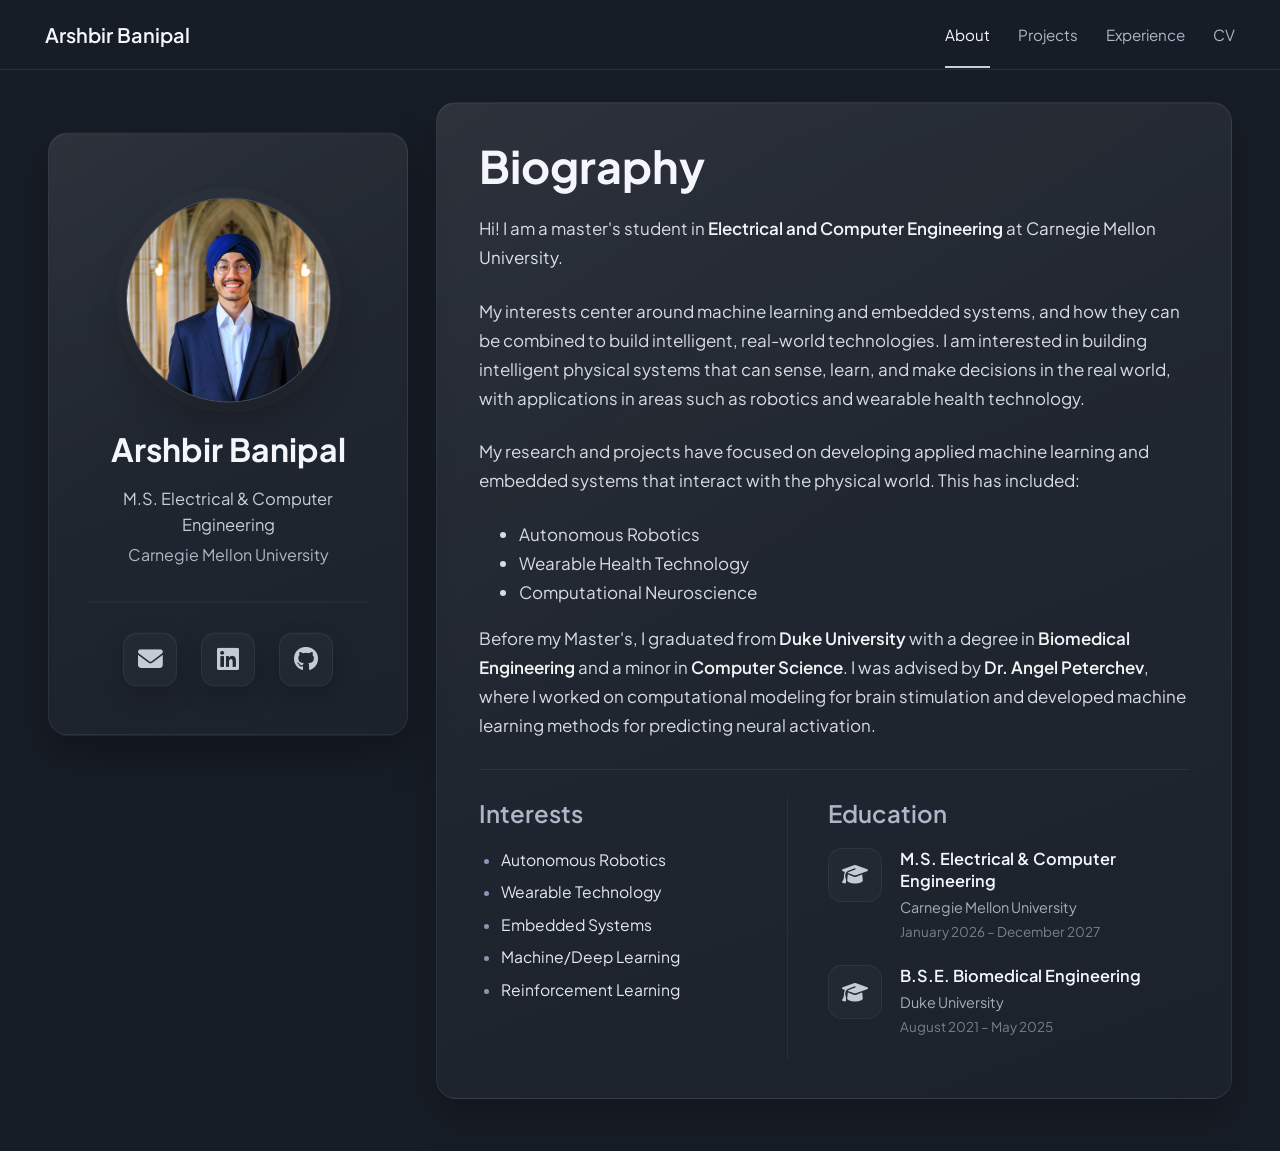
<file: index.html>
<!DOCTYPE html>
<html lang="en">

<head>
    <meta charset="UTF-8">
    <meta name="viewport" content="width=device-width, initial-scale=1.0">

    <title>Arshbir Banipal | About</title>

    <link rel="stylesheet" href="style.css">

    <!-- Font Awesome for social/contact icons -->
    <link rel="stylesheet"
          href="https://cdnjs.cloudflare.com/ajax/libs/font-awesome/6.5.2/css/all.min.css">
</head>

<body>

    <nav class="navbar">

        <div class="nav-name">
            <a href="index.html">Arshbir Banipal</a>
        </div>

        <div class="nav-links">
            <a class="active" href="index.html">About</a>
            <a href="projects.html">Projects</a>
            <a href="experience.html">Experience</a>
            <a href="cv.pdf" target="_blank">CV</a>
        </div>

    </nav>


    <main class="about-container">

        <!-- LEFT SIDE -->
        <aside class="profile-column">

            <img
                src="ArshProfPhoto.JPG"
                alt="Arshbir Banipal"
                class="profile-photo"
            >

            <h1 class="profile-name">Arshbir Banipal</h1>

            <p class="profile-subtitle">
                M.S. Electrical & Computer Engineering
            </p>

            <p class="profile-school">
                Carnegie Mellon University
            </p>


            <div class="profile-links">

                <a href="mailto:abanipal@andrew.cmu.edu"
                   aria-label="Email">
                    <i class="fa-solid fa-envelope"></i>
                </a>

                <a href="https://www.linkedin.com/in/arshbir-banipal/"
                   target="_blank"
                   aria-label="LinkedIn">
                    <i class="fa-brands fa-linkedin"></i>
                </a>

                <a href="https://github.com/ArshSingh02"
                   target="_blank"
                   aria-label="GitHub">
                    <i class="fa-brands fa-github"></i>
                </a>

            </div>

        </aside>


        <!-- RIGHT SIDE -->
        <section class="biography-column">

            <h1 class="biography-title">Biography</h1>

            <div class="biography-text">

                <p>
                    Hi! I am a master's student in
                    <strong>Electrical and Computer Engineering</strong> at
                    <a href="https://www.cmu.edu/" target="_blank">
                        Carnegie Mellon University.
                    </a>
                </p>

                <p>
                    My interests center around machine learning and embedded systems, and how they
                    can be combined to build intelligent, real-world technologies. I am interested
                    in building intelligent physical systems that can sense, learn, and make
                    decisions in the real world, with applications in areas such as robotics and
                    wearable health technology.
                </p>

                <p>
                    My research and projects have focused on developing applied machine learning and
                    embedded systems that interact with the physical world. This has included:
                </p>

                <ul>
                    <li>
                        Autonomous Robotics
                    </li>

                    <li>
                        Wearable Health Technology
                    </li>

                    <li>
                        Computational Neuroscience
                    </li>
                </ul>

                <p>
                    Before my Master's, I graduated from
                    <strong>Duke University</strong> with a degree in
                    <strong>Biomedical Engineering</strong> and a minor in
                    <strong>Computer Science</strong>. I was advised by
                    <strong>Dr. Angel Peterchev</strong>, where I worked on computational modeling
                    for brain stimulation and developed machine learning methods for predicting
                    neural activation.
                </p>

            </div>


            <!-- BOTTOM INFORMATION -->
            <div class="about-details">

                <div class="interests">

                    <h2>Interests</h2>

                    <ul>
                        <li>Autonomous Robotics</li>
                        <li>Wearable Technology</li>
                        <li>Embedded Systems</li>
                        <li>Machine/Deep Learning</li>
                        <li>Reinforcement Learning</li>

                    </ul>

                </div>


                <div class="education-summary">

                    <h2>Education</h2>


                    <div class="education-summary-item">

                        <i class="fa-solid fa-graduation-cap"></i>

                        <div>
                            <h3>M.S. Electrical & Computer Engineering</h3>

                            <p>
                                Carnegie Mellon University
                            </p>

                            <span>
                                January 2026 – December 2027
                            </span>
                        </div>

                    </div>


                    <div class="education-summary-item">

                        <i class="fa-solid fa-graduation-cap"></i>

                        <div>
                            <h3>B.S.E. Biomedical Engineering</h3>

                            <p>
                                Duke University
                            </p>

                            <span>
                                August 2021 – May 2025
                            </span>
                        </div>

                    </div>

                </div>

            </div>

        </section>

    </main>

    <script src="script.js"></script>
</body>

</html>
</file>
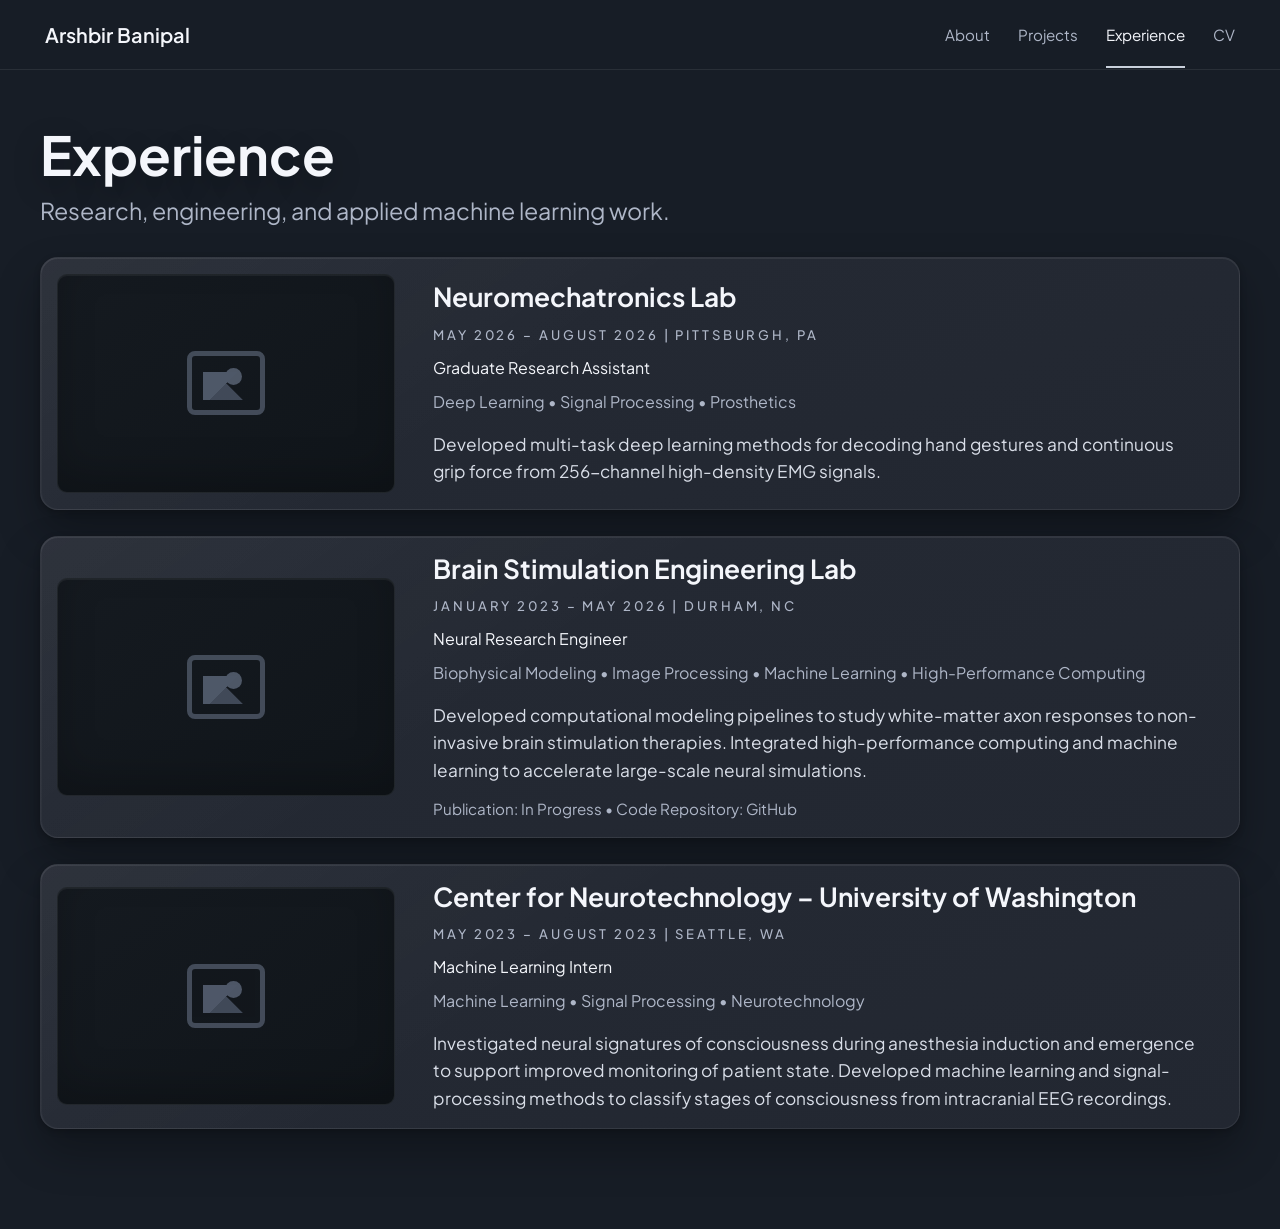
<file: experience.html>
<!DOCTYPE html>
<html lang="en">

<head>
    <meta charset="UTF-8">
    <meta name="viewport" content="width=device-width, initial-scale=1.0">

    <title>Arshbir Banipal | Experience</title>

    <link rel="stylesheet" href="style.css">
</head>

<body>

    <nav class="navbar">

        <div class="nav-name">
            <a href="index.html">Arshbir Banipal</a>
        </div>

        <div class="nav-links">
            <a href="index.html">About</a>
            <a href="projects.html">Projects</a>
            <a class="active" href="experience.html">Experience</a>
            <a href="cv.pdf" target="_blank">CV</a>
        </div>

    </nav>

    <main class="page-container projects-page">

        <h1 class="page-title">Experience</h1>

        <p class="projects-subtitle">Research, engineering, and applied machine learning work.</p>

        <div class="project-card-list" id="experience-card-list" aria-label="Experience list"></div>

    </main>

    <script src="script.js"></script>
</body>

</html>
</file>
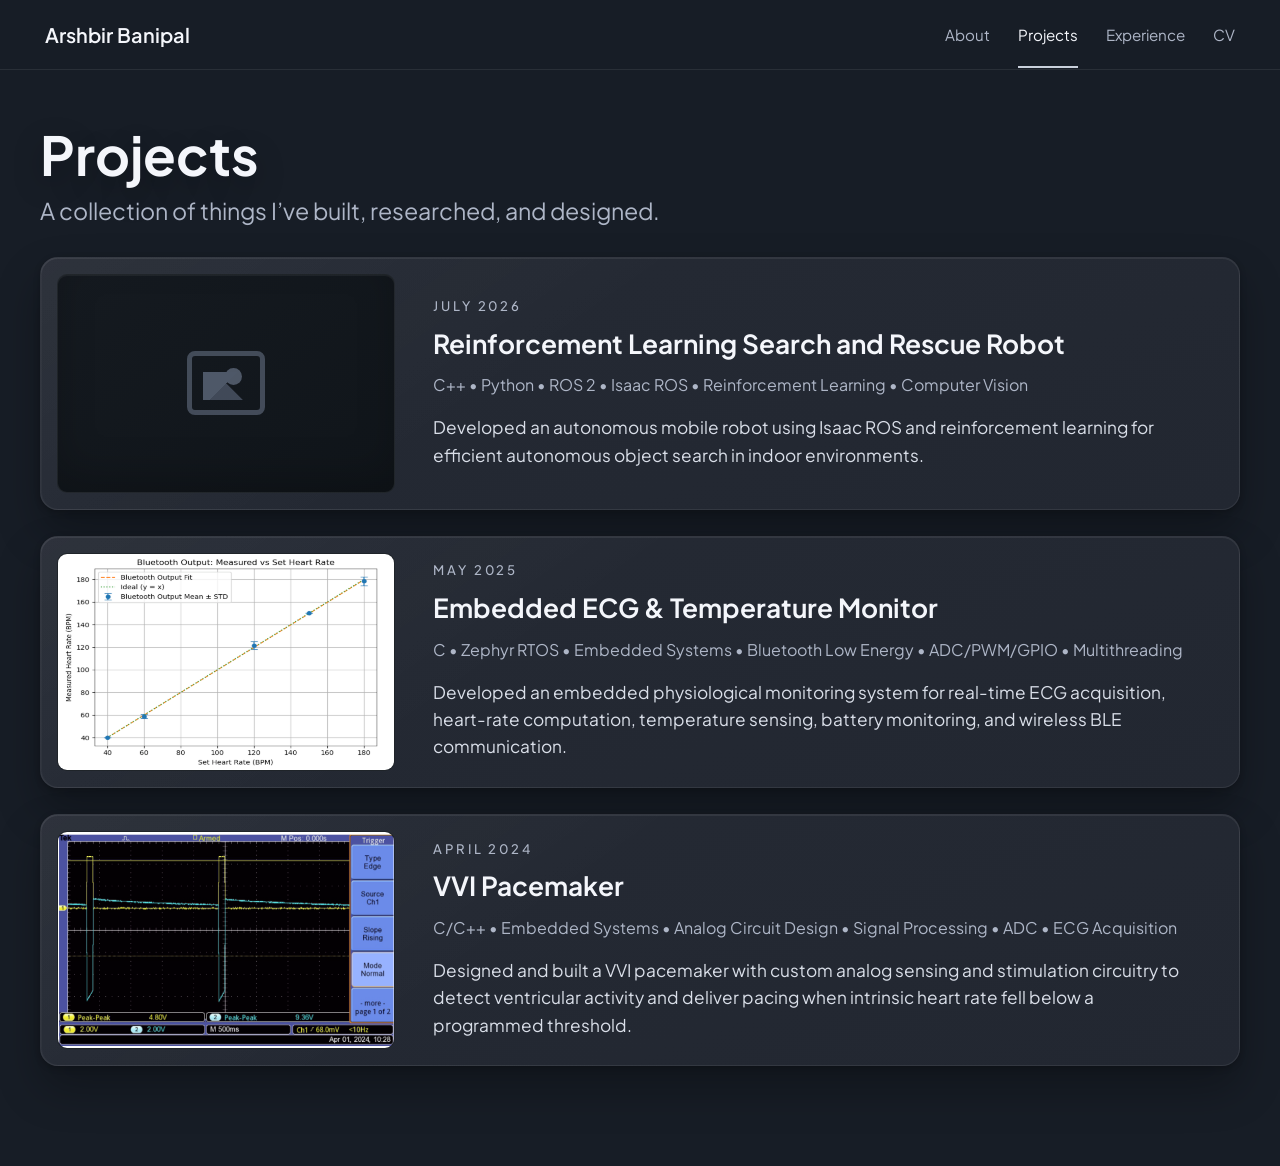
<file: projects.html>
<!DOCTYPE html>
<html lang="en">

<head>
    <meta charset="UTF-8">
    <meta name="viewport" content="width=device-width, initial-scale=1.0">

    <title>Arshbir Banipal | Projects</title>

    <link rel="stylesheet" href="style.css">
</head>

<body>

    <nav class="navbar">

        <div class="nav-name">
            <a href="index.html">Arshbir Banipal</a>
        </div>

        <div class="nav-links">
            <a href="index.html">About</a>
            <a class="active" href="projects.html">Projects</a>
            <a href="experience.html">Experience</a>
            <a href="cv.pdf" target="_blank">CV</a>
        </div>

    </nav>


    <main class="page-container projects-page">

        <h1 class="page-title">Projects</h1>

        <p class="projects-subtitle">A collection of things I&rsquo;ve built, researched, and designed.</p>

        <div class="project-card-list" id="project-card-list" aria-label="Project list"></div>

    </main>

    <script src="script.js"></script>
</body>

</html>
</file>
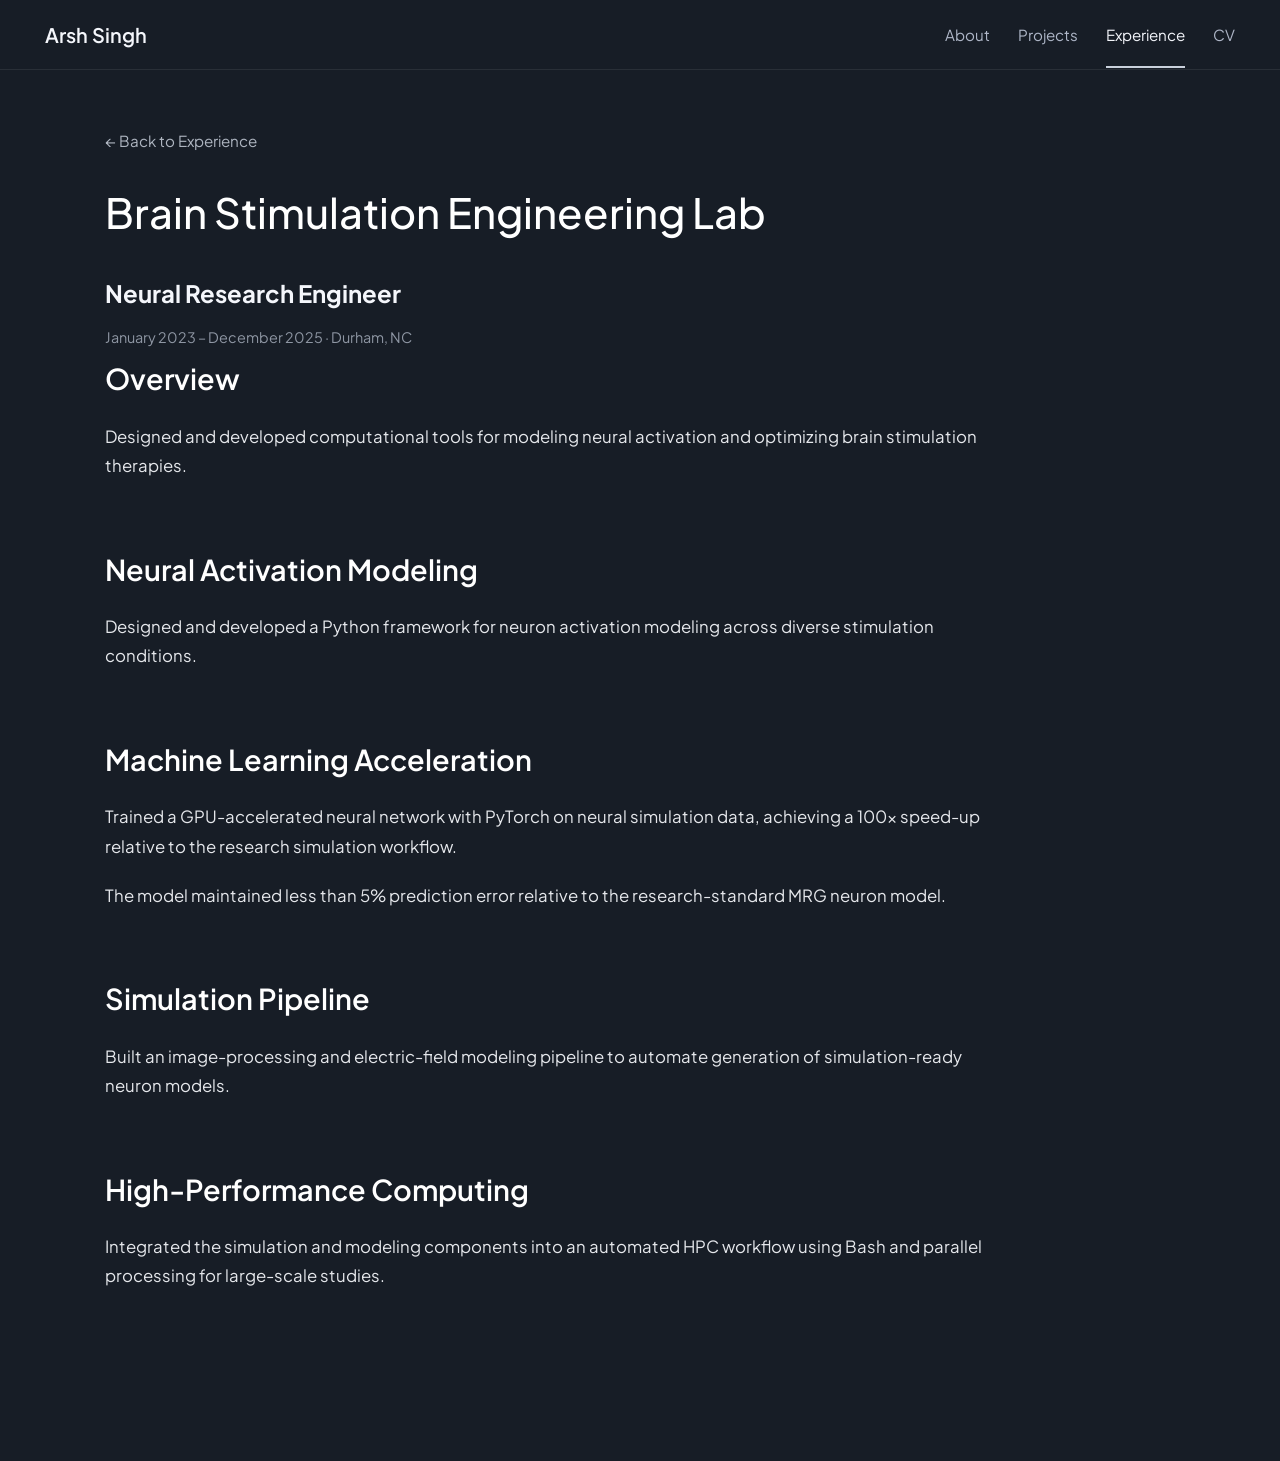
<file: experience/bsel.html>
<!DOCTYPE html>
<html lang="en">

<head>
    <meta charset="UTF-8">
    <meta name="viewport" content="width=device-width, initial-scale=1.0">

    <title>Brain Stimulation Engineering Lab | Arsh Singh</title>

    <link rel="stylesheet" href="../style.css">
</head>

<body>

    <nav class="navbar">

        <div class="nav-name">
            <a href="../index.html">Arsh Singh</a>
        </div>

        <div class="nav-links">
            <a href="../index.html">About</a>
            <a href="../projects.html">Projects</a>
            <a class="active" href="../experience.html">Experience</a>
            <a href="../cv.pdf" target="_blank">CV</a>
        </div>

    </nav>


    <main class="page-container">

        <a href="../experience.html" class="back-link">
            ← Back to Experience
        </a>

        <h1 class="page-title">Brain Stimulation Engineering Lab</h1>

        <h2>Neural Research Engineer</h2>

        <p class="date">
            January 2023 – December 2025 · Durham, NC
        </p>


        <section class="detail-section">

            <h2>Overview</h2>

            <p>
                Designed and developed computational tools for modeling neural
                activation and optimizing brain stimulation therapies.
            </p>

        </section>


        <section class="detail-section">

            <h2>Neural Activation Modeling</h2>

            <p>
                Designed and developed a Python framework for neuron activation
                modeling across diverse stimulation conditions.
            </p>

        </section>


        <section class="detail-section">

            <h2>Machine Learning Acceleration</h2>

            <p>
                Trained a GPU-accelerated neural network with PyTorch on neural
                simulation data, achieving a 100× speed-up relative to the
                research simulation workflow.
            </p>

            <p>
                The model maintained less than 5% prediction error relative to
                the research-standard MRG neuron model.
            </p>

        </section>


        <section class="detail-section">

            <h2>Simulation Pipeline</h2>

            <p>
                Built an image-processing and electric-field modeling pipeline
                to automate generation of simulation-ready neuron models.
            </p>

        </section>


        <section class="detail-section">

            <h2>High-Performance Computing</h2>

            <p>
                Integrated the simulation and modeling components into an
                automated HPC workflow using Bash and parallel processing for
                large-scale studies.
            </p>

        </section>

    </main>

</body>

</html>
</file>
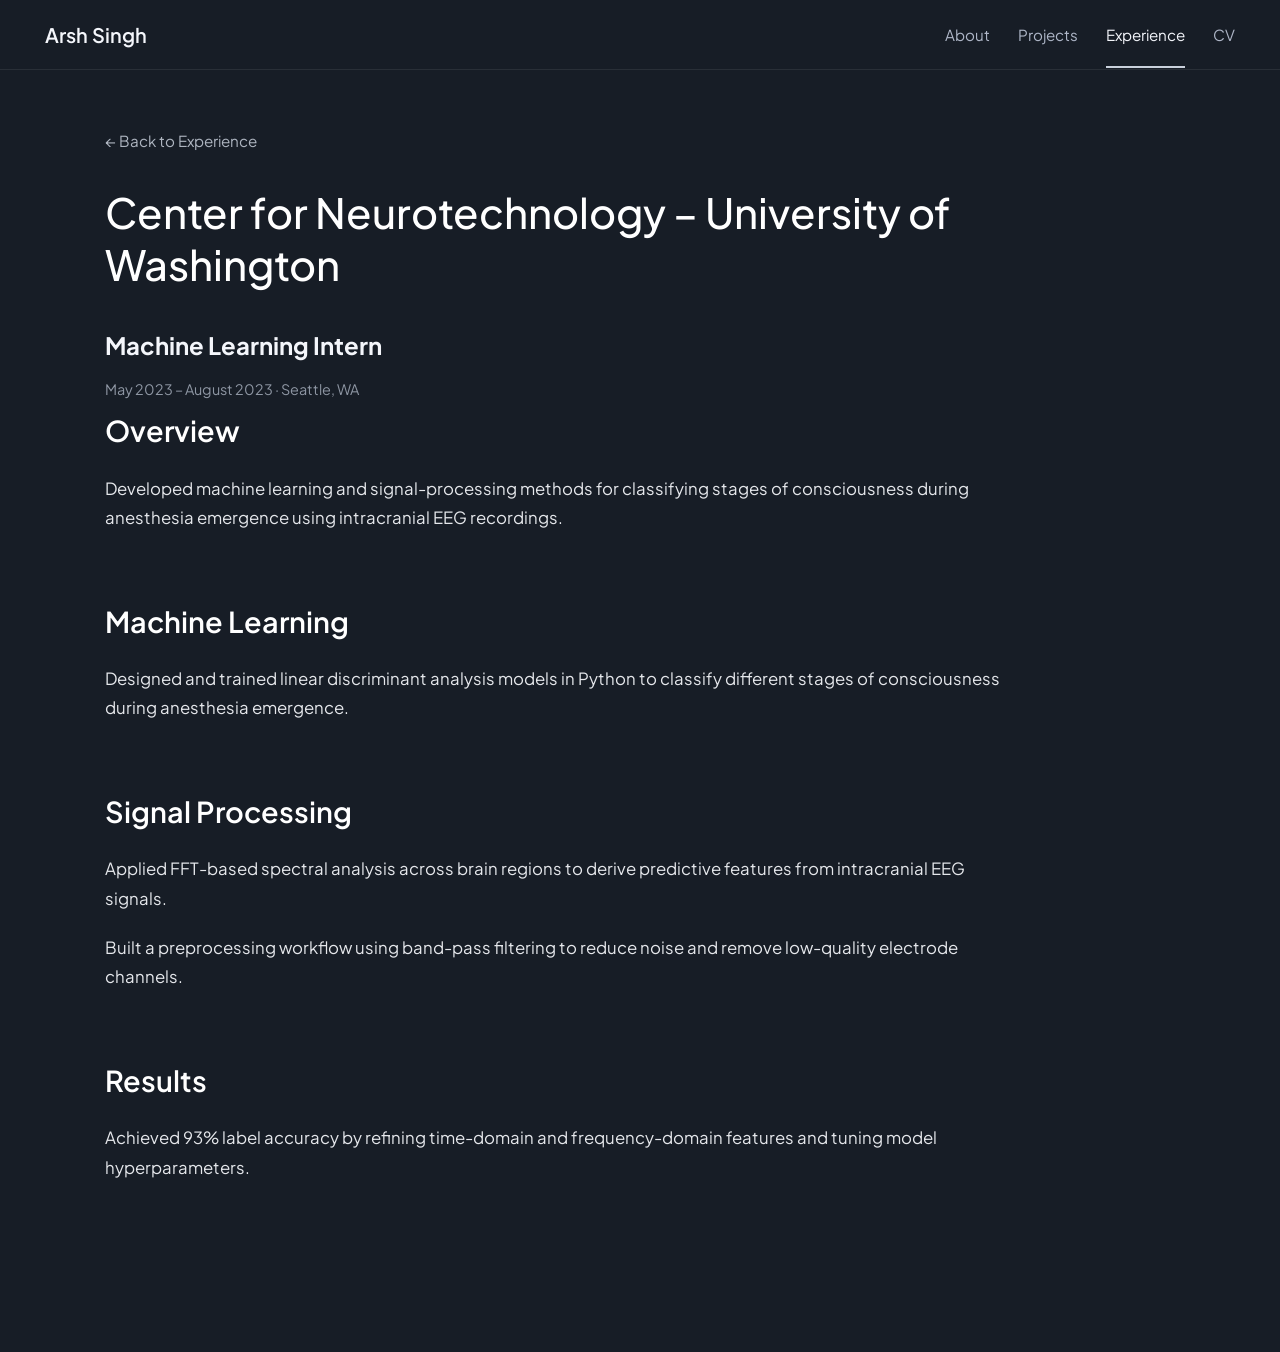
<file: experience/cnt-uw.html>
<!DOCTYPE html>
<html lang="en">

<head>
    <meta charset="UTF-8">
    <meta name="viewport" content="width=device-width, initial-scale=1.0">

    <title>Center for Neurotechnology | Arsh Singh</title>

    <link rel="stylesheet" href="../style.css">
</head>

<body>

    <nav class="navbar">

        <div class="nav-name">
            <a href="../index.html">Arsh Singh</a>
        </div>

        <div class="nav-links">
            <a href="../index.html">About</a>
            <a href="../projects.html">Projects</a>
            <a class="active" href="../experience.html">Experience</a>
            <a href="../cv.pdf" target="_blank">CV</a>
        </div>

    </nav>


    <main class="page-container">

        <a href="../experience.html" class="back-link">
            ← Back to Experience
        </a>

        <h1 class="page-title">
            Center for Neurotechnology – University of Washington
        </h1>

        <h2>Machine Learning Intern</h2>

        <p class="date">
            May 2023 – August 2023 · Seattle, WA
        </p>


        <section class="detail-section">

            <h2>Overview</h2>

            <p>
                Developed machine learning and signal-processing methods for
                classifying stages of consciousness during anesthesia emergence
                using intracranial EEG recordings.
            </p>

        </section>


        <section class="detail-section">

            <h2>Machine Learning</h2>

            <p>
                Designed and trained linear discriminant analysis models in
                Python to classify different stages of consciousness during
                anesthesia emergence.
            </p>

        </section>


        <section class="detail-section">

            <h2>Signal Processing</h2>

            <p>
                Applied FFT-based spectral analysis across brain regions to
                derive predictive features from intracranial EEG signals.
            </p>

            <p>
                Built a preprocessing workflow using band-pass filtering to
                reduce noise and remove low-quality electrode channels.
            </p>

        </section>


        <section class="detail-section">

            <h2>Results</h2>

            <p>
                Achieved 93% label accuracy by refining time-domain and
                frequency-domain features and tuning model hyperparameters.
            </p>

        </section>

    </main>

</body>

</html>
</file>
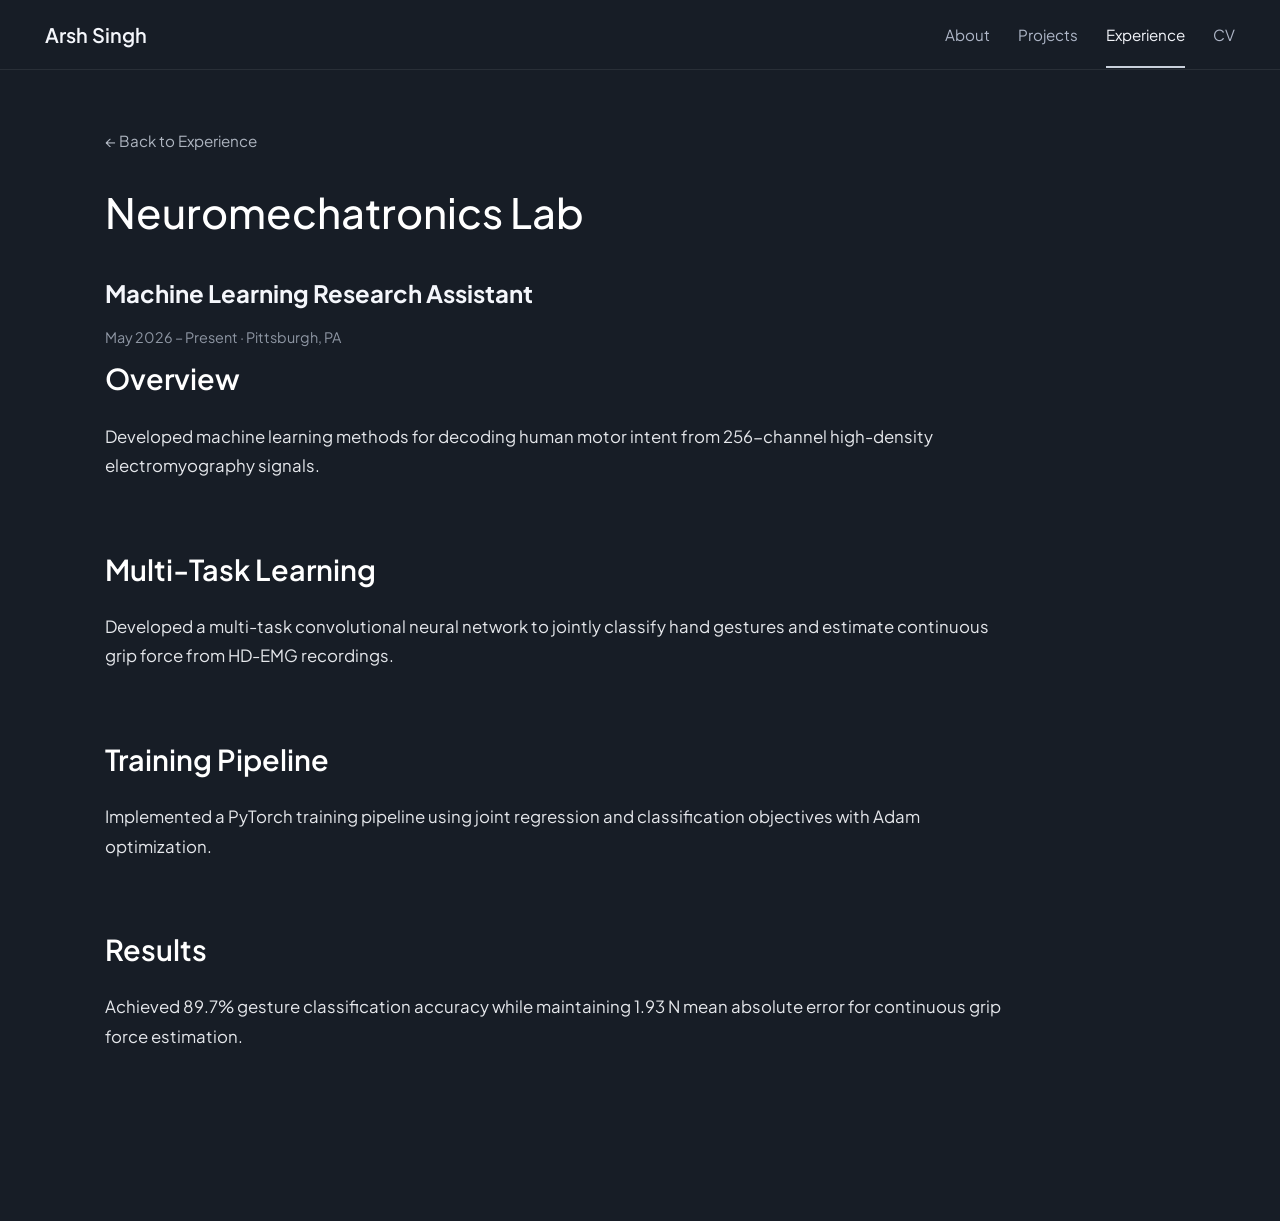
<file: experience/nml.html>
<!DOCTYPE html>
<html lang="en">

<head>
    <meta charset="UTF-8">
    <meta name="viewport" content="width=device-width, initial-scale=1.0">

    <title>Neuromechatronics Lab | Arsh Singh</title>

    <link rel="stylesheet" href="../style.css">
</head>

<body>

    <nav class="navbar">

        <div class="nav-name">
            <a href="../index.html">Arsh Singh</a>
        </div>

        <div class="nav-links">
            <a href="../index.html">About</a>
            <a href="../projects.html">Projects</a>
            <a class="active" href="../experience.html">Experience</a>
            <a href="../cv.pdf" target="_blank">CV</a>
        </div>

    </nav>


    <main class="page-container">

        <a href="../experience.html" class="back-link">
            ← Back to Experience
        </a>

        <h1 class="page-title">Neuromechatronics Lab</h1>

        <h2>Machine Learning Research Assistant</h2>

        <p class="date">
            May 2026 – Present · Pittsburgh, PA
        </p>


        <section class="detail-section">

            <h2>Overview</h2>

            <p>
                Developed machine learning methods for decoding human motor
                intent from 256-channel high-density electromyography signals.
            </p>

        </section>


        <section class="detail-section">

            <h2>Multi-Task Learning</h2>

            <p>
                Developed a multi-task convolutional neural network to jointly
                classify hand gestures and estimate continuous grip force from
                HD-EMG recordings.
            </p>

        </section>


        <section class="detail-section">

            <h2>Training Pipeline</h2>

            <p>
                Implemented a PyTorch training pipeline using joint regression
                and classification objectives with Adam optimization.
            </p>

        </section>


        <section class="detail-section">

            <h2>Results</h2>

            <p>
                Achieved 89.7% gesture classification accuracy while maintaining
                1.93 N mean absolute error for continuous grip force estimation.
            </p>

        </section>

    </main>

</body>

</html>
</file>
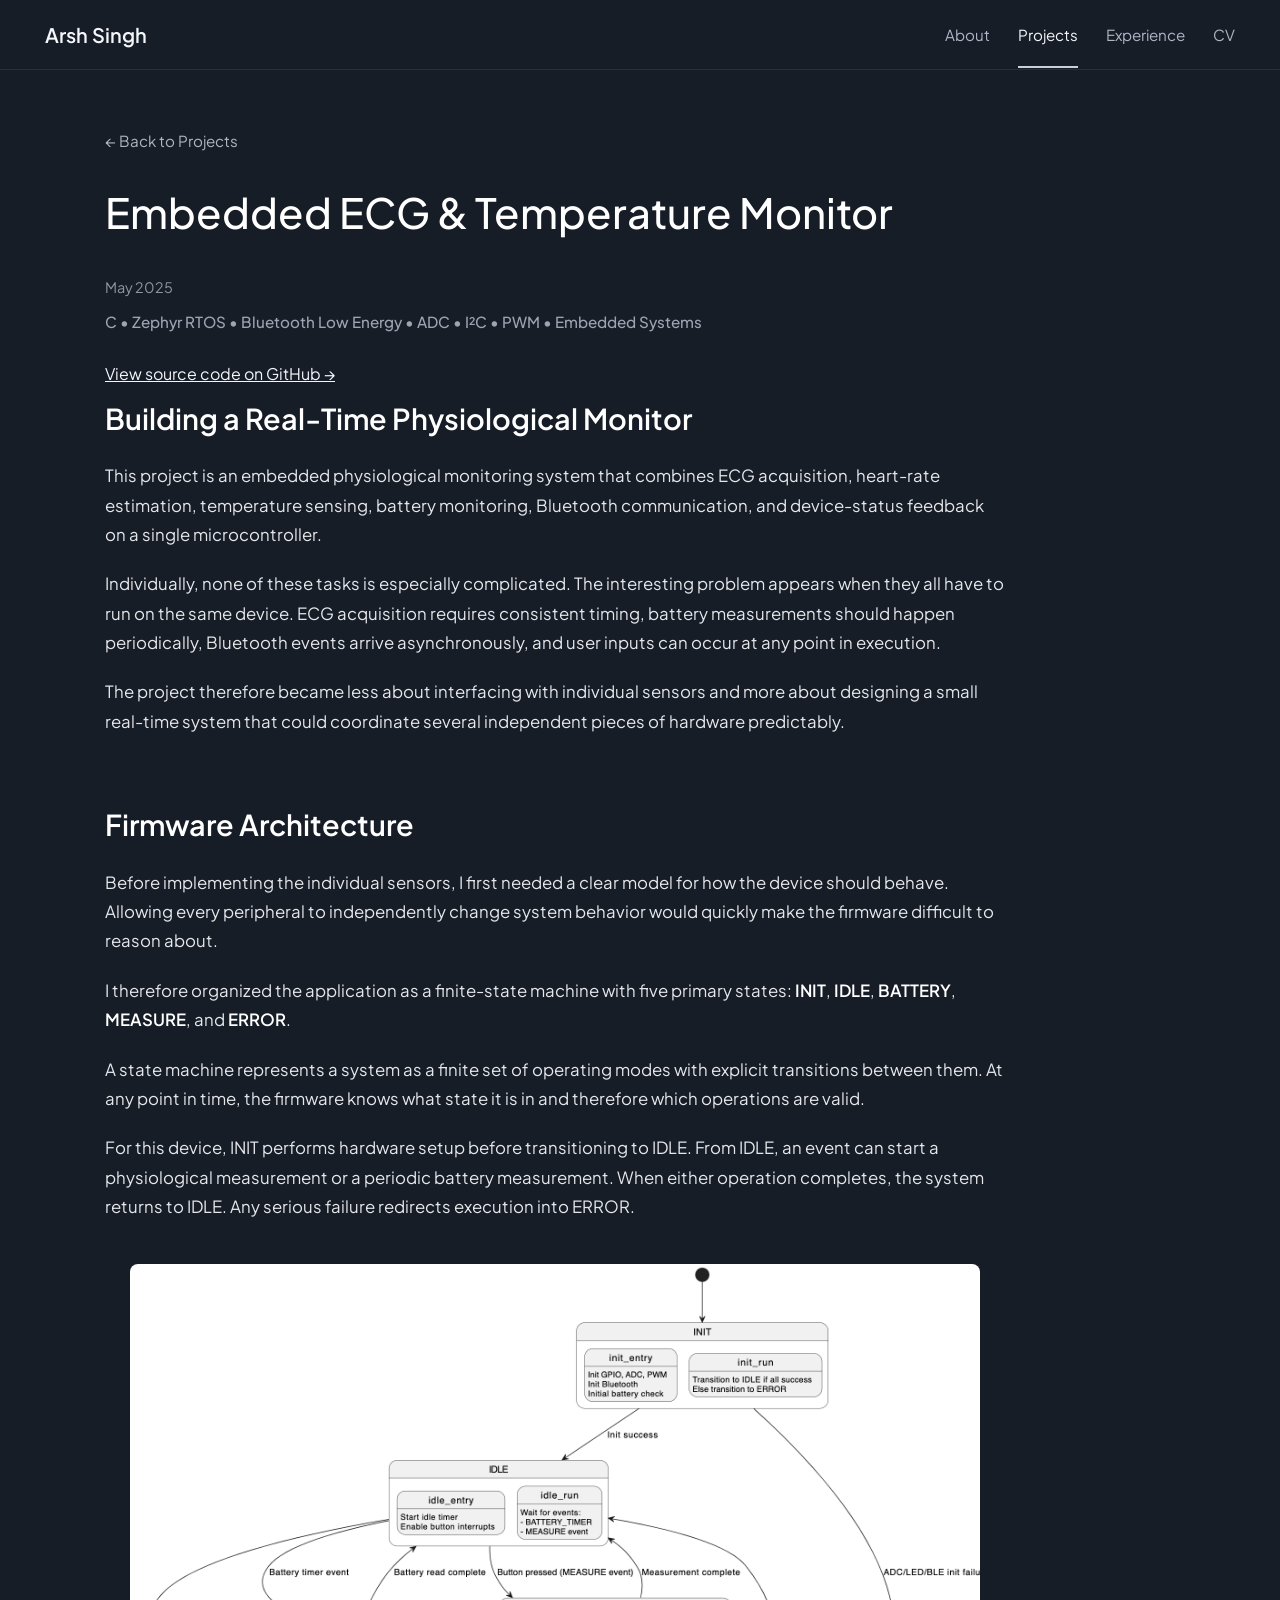
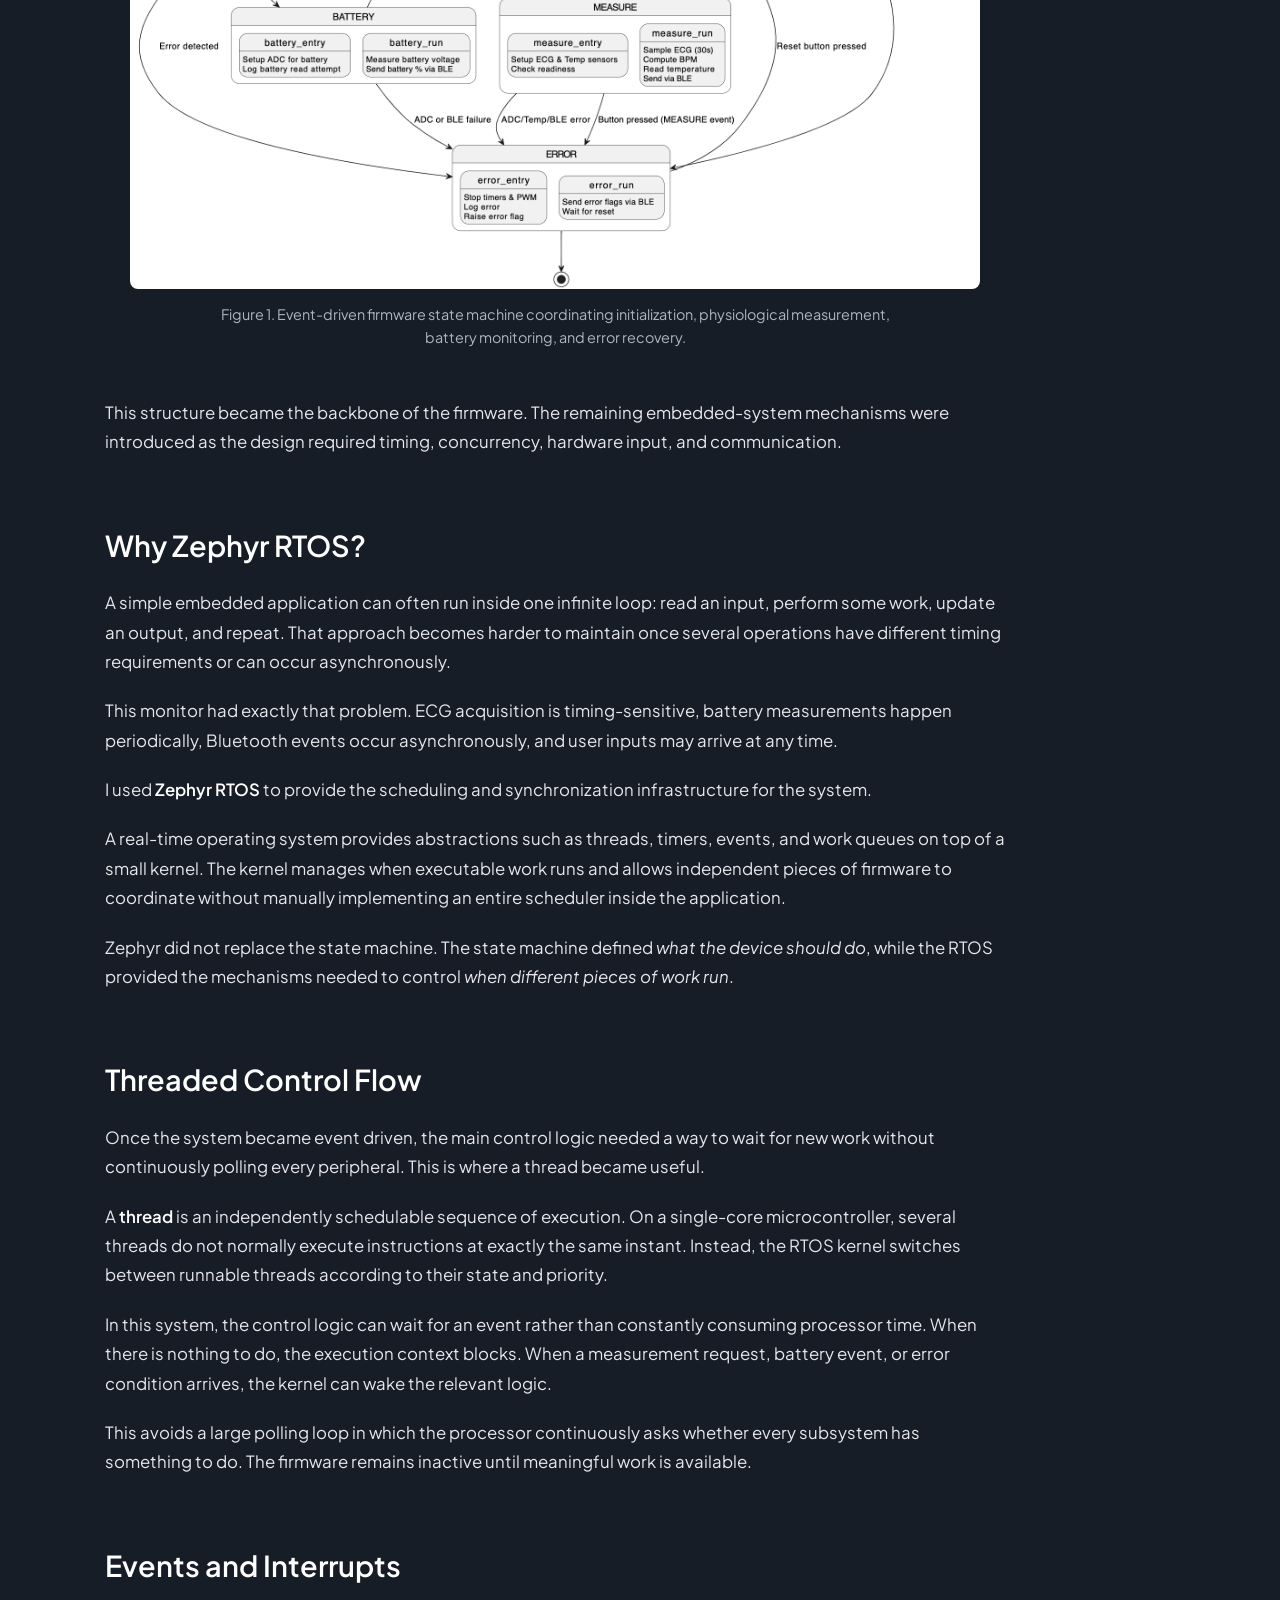
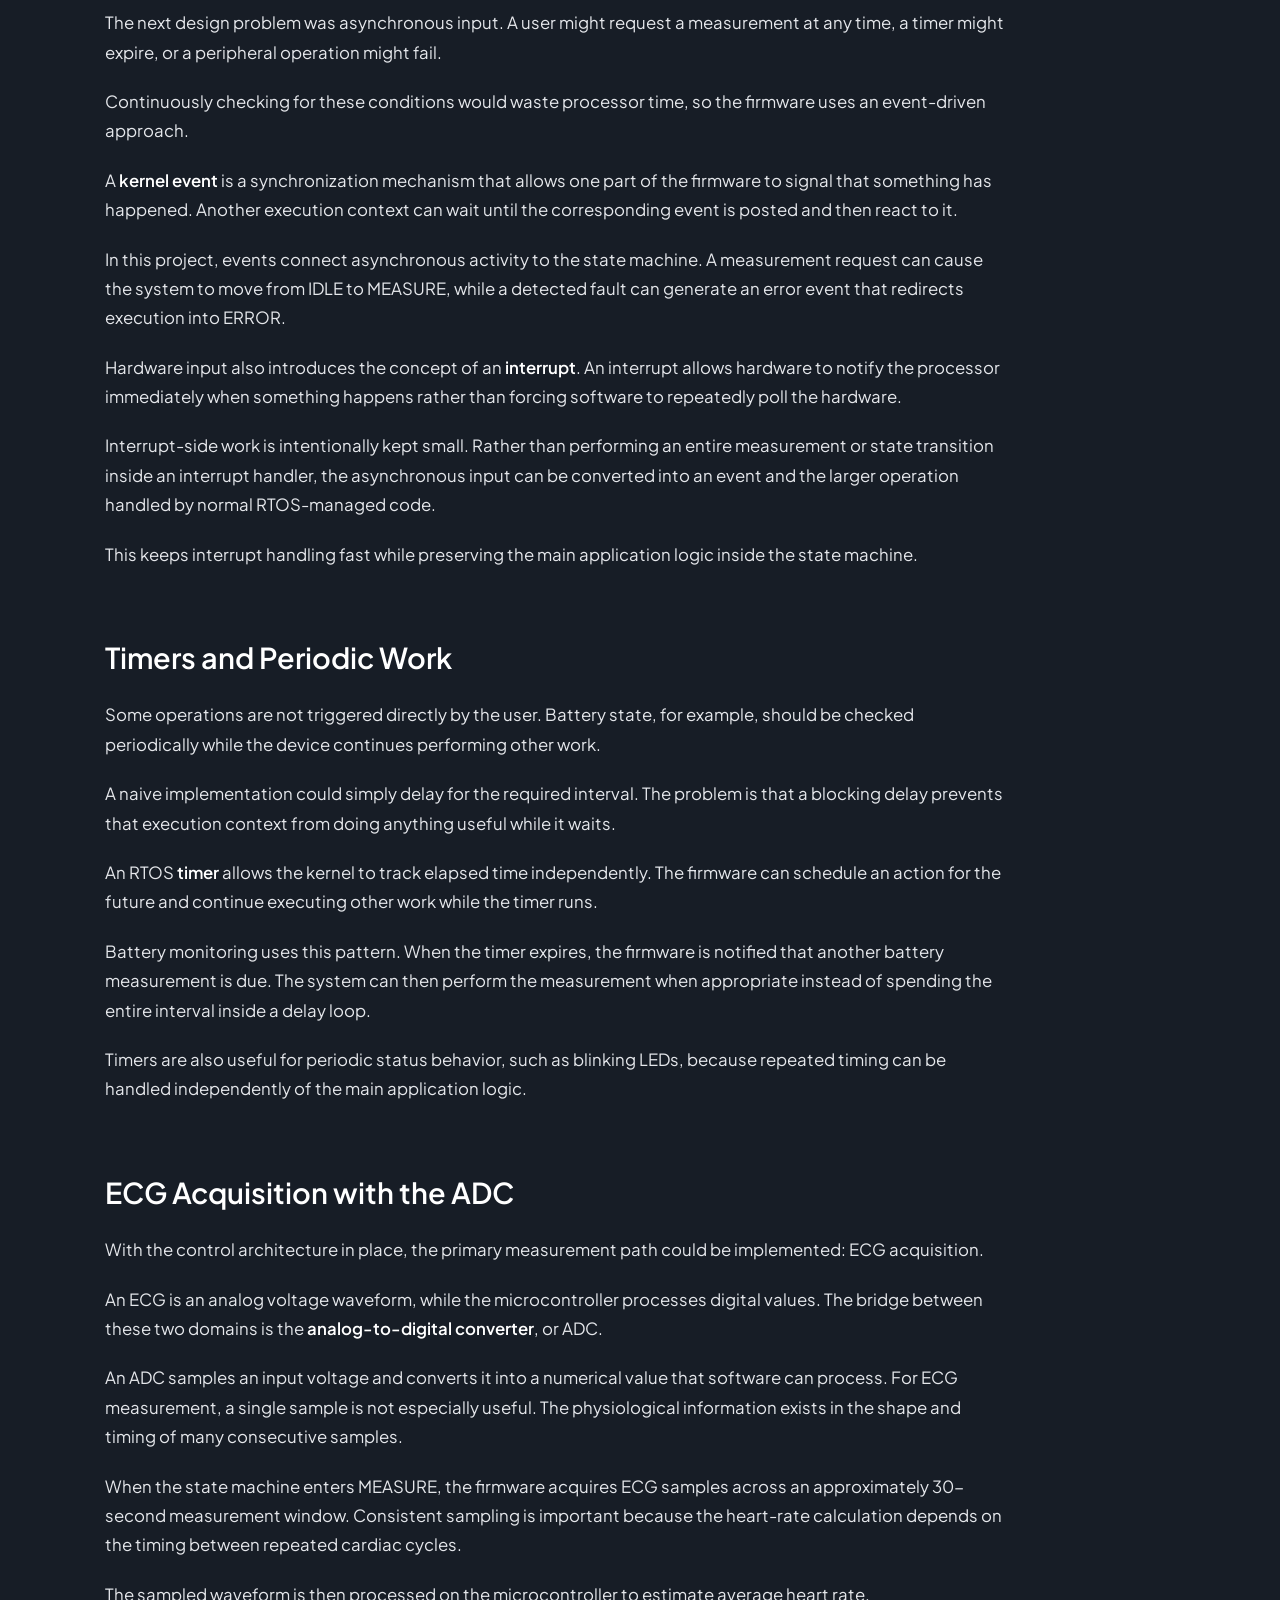
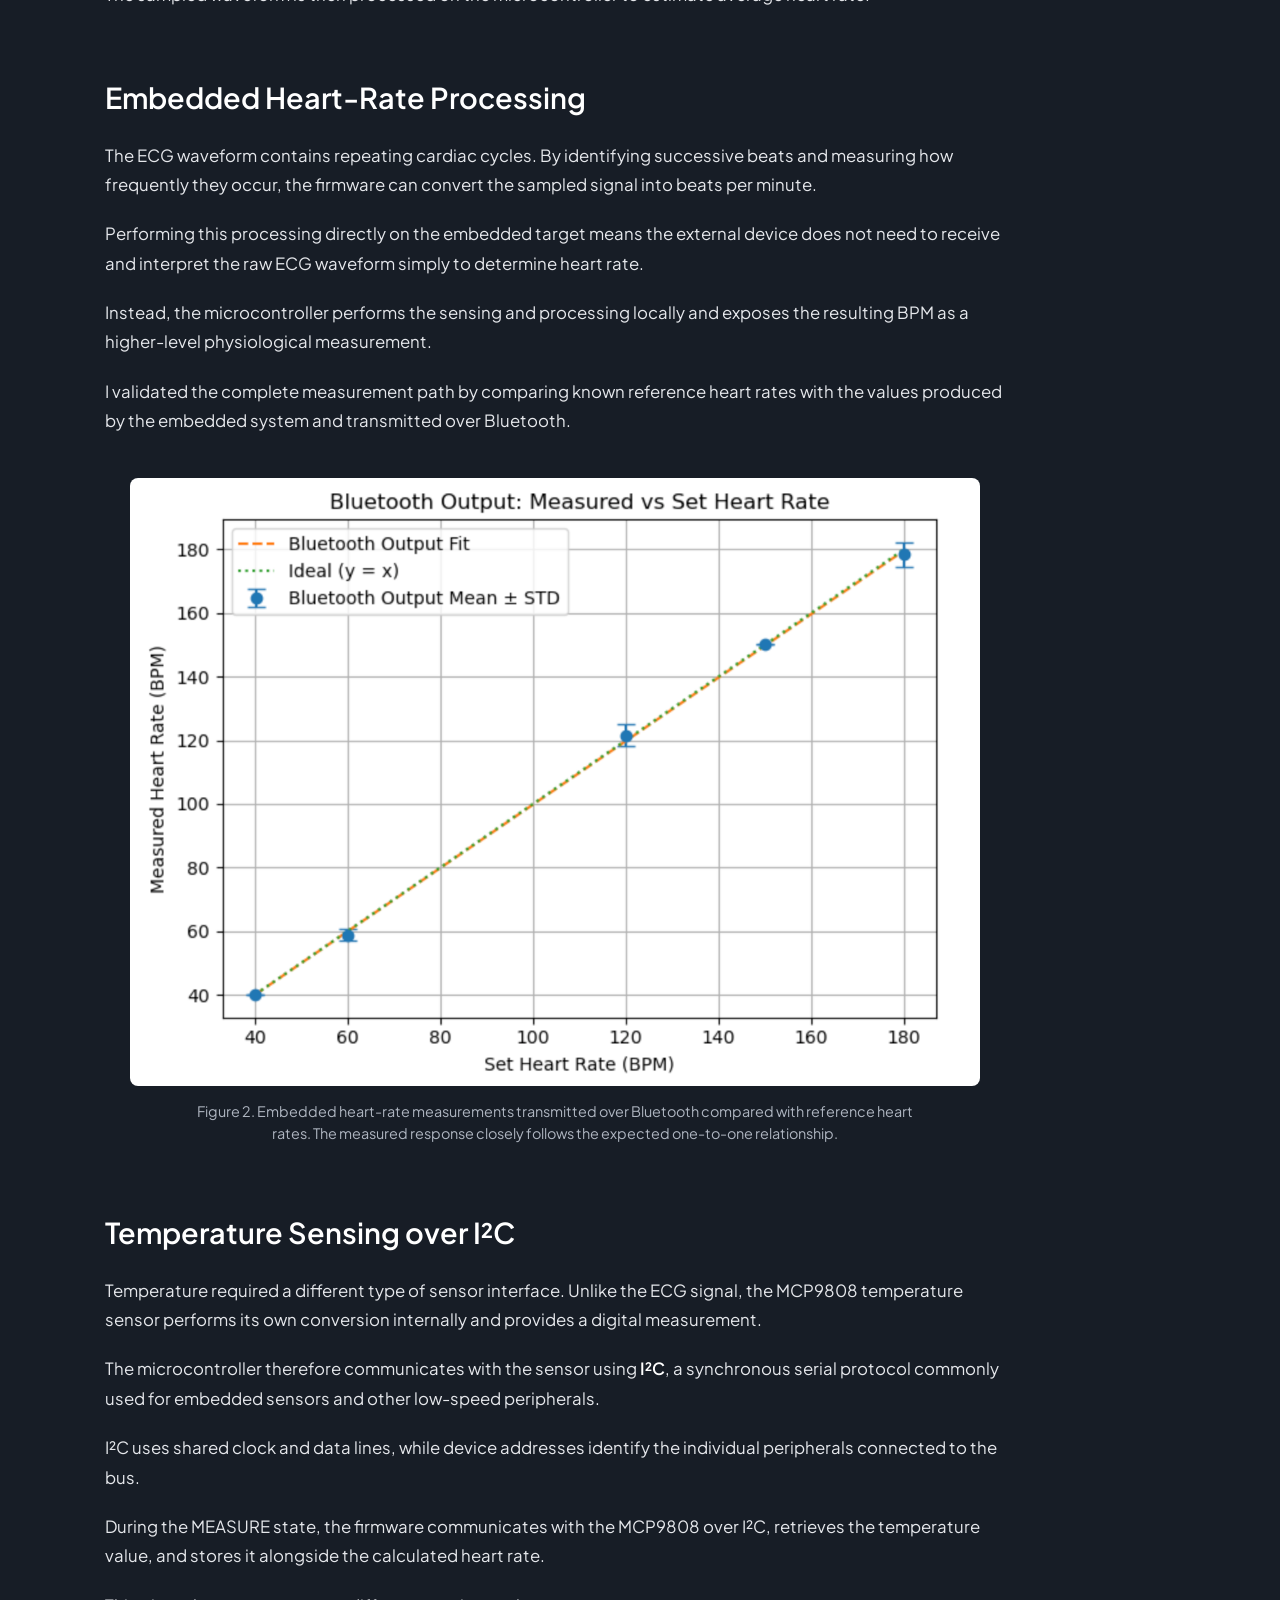
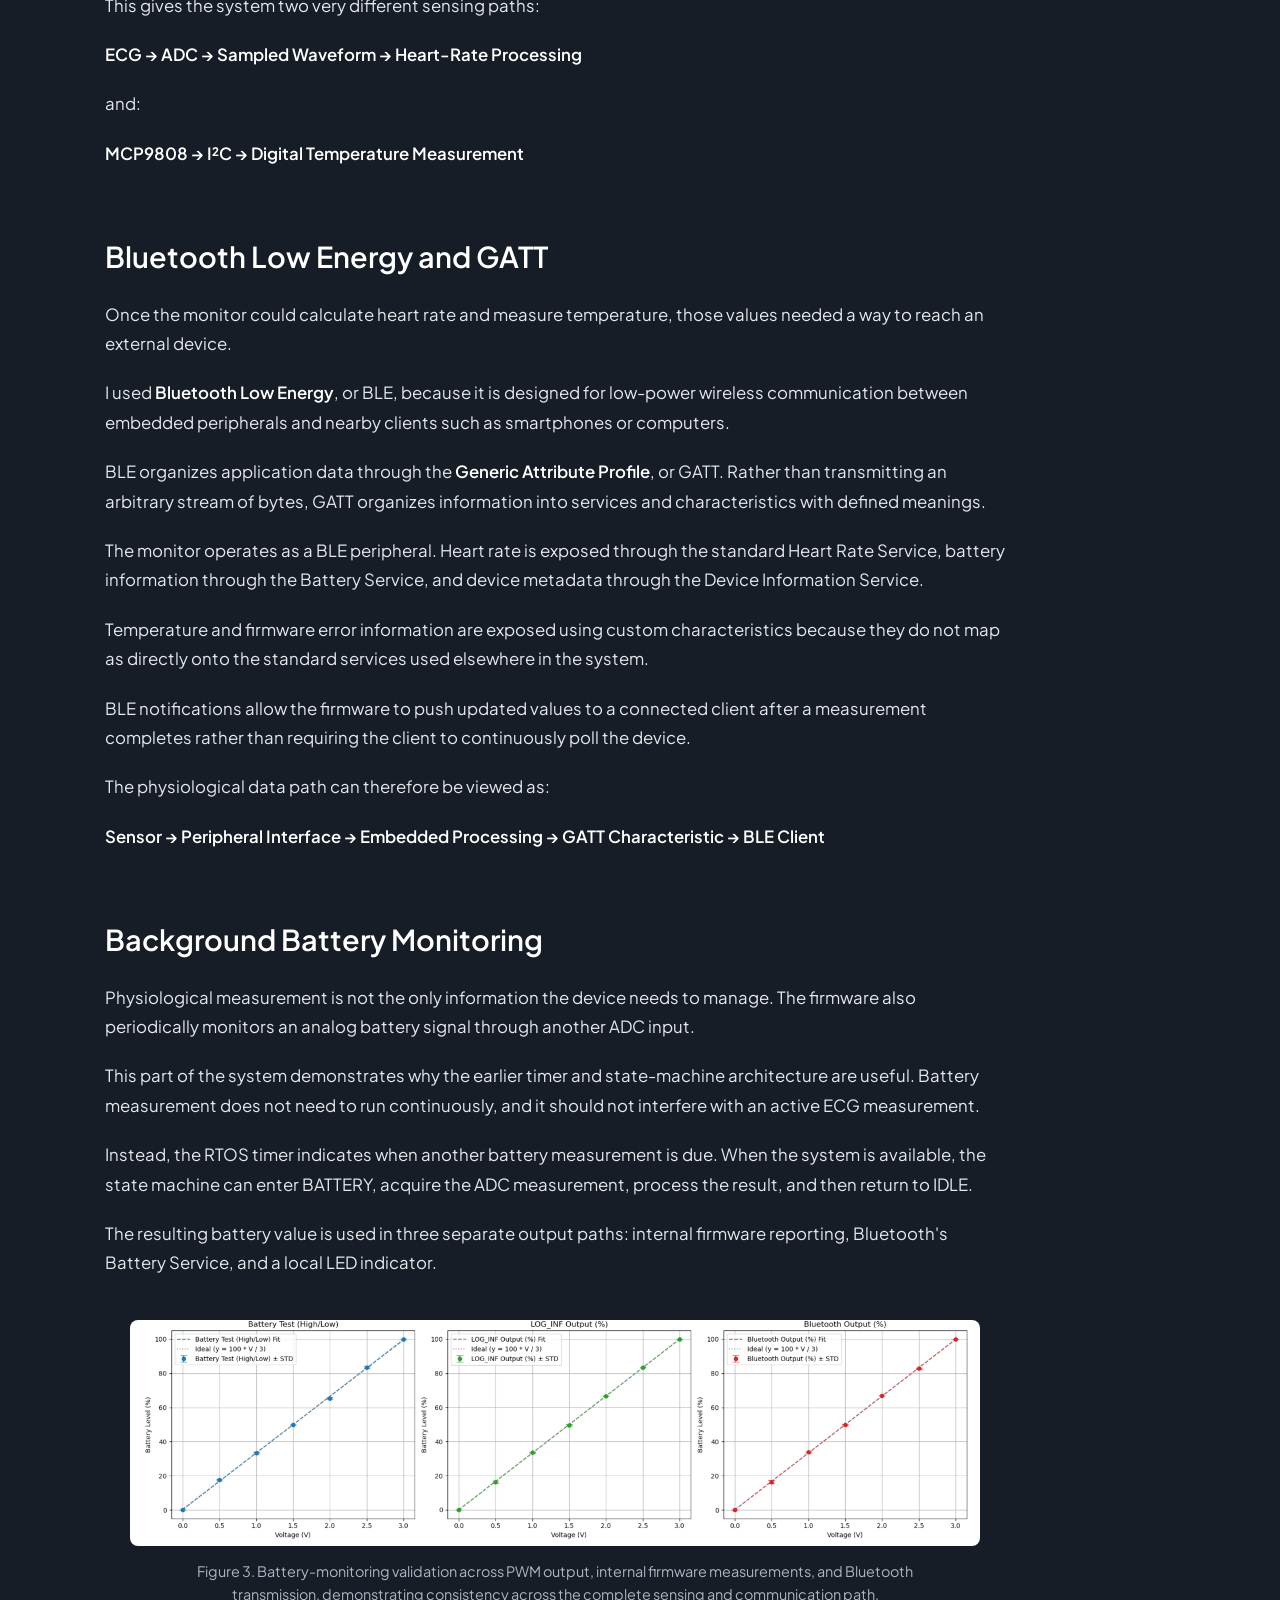
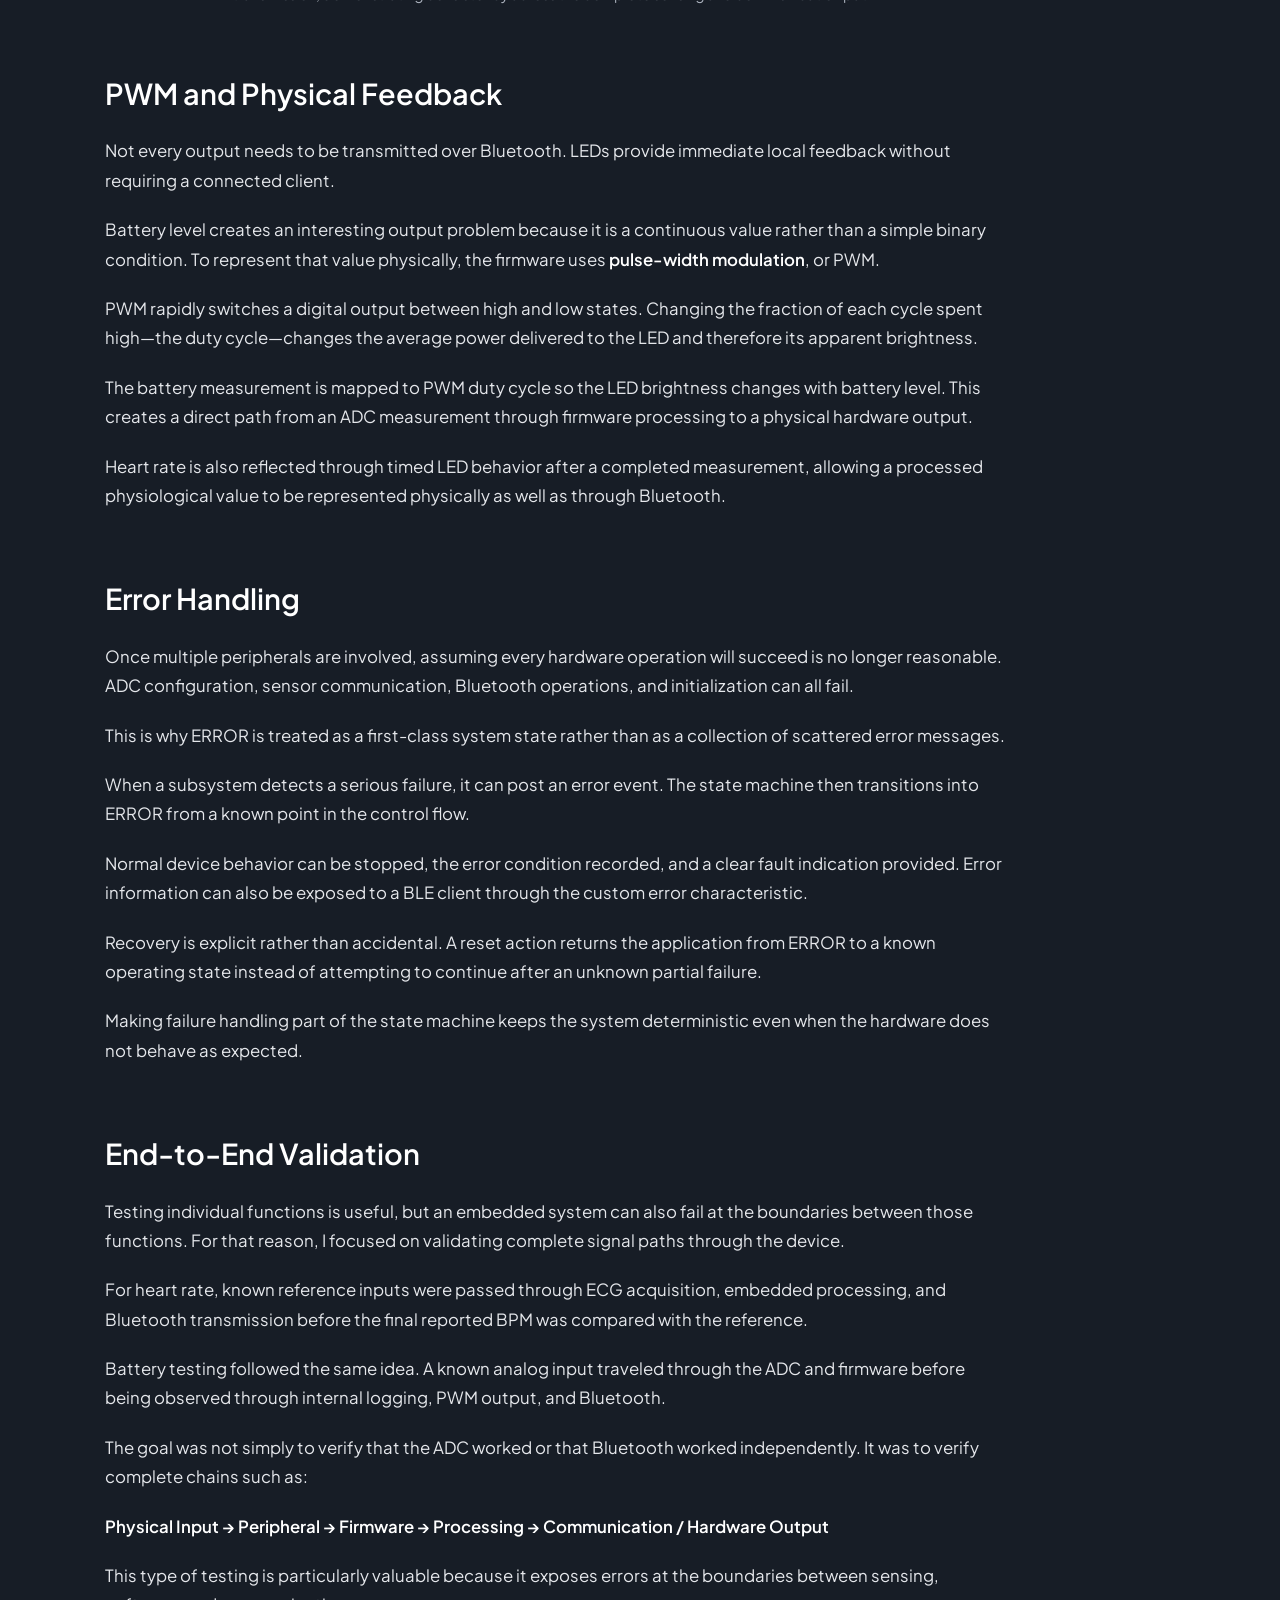
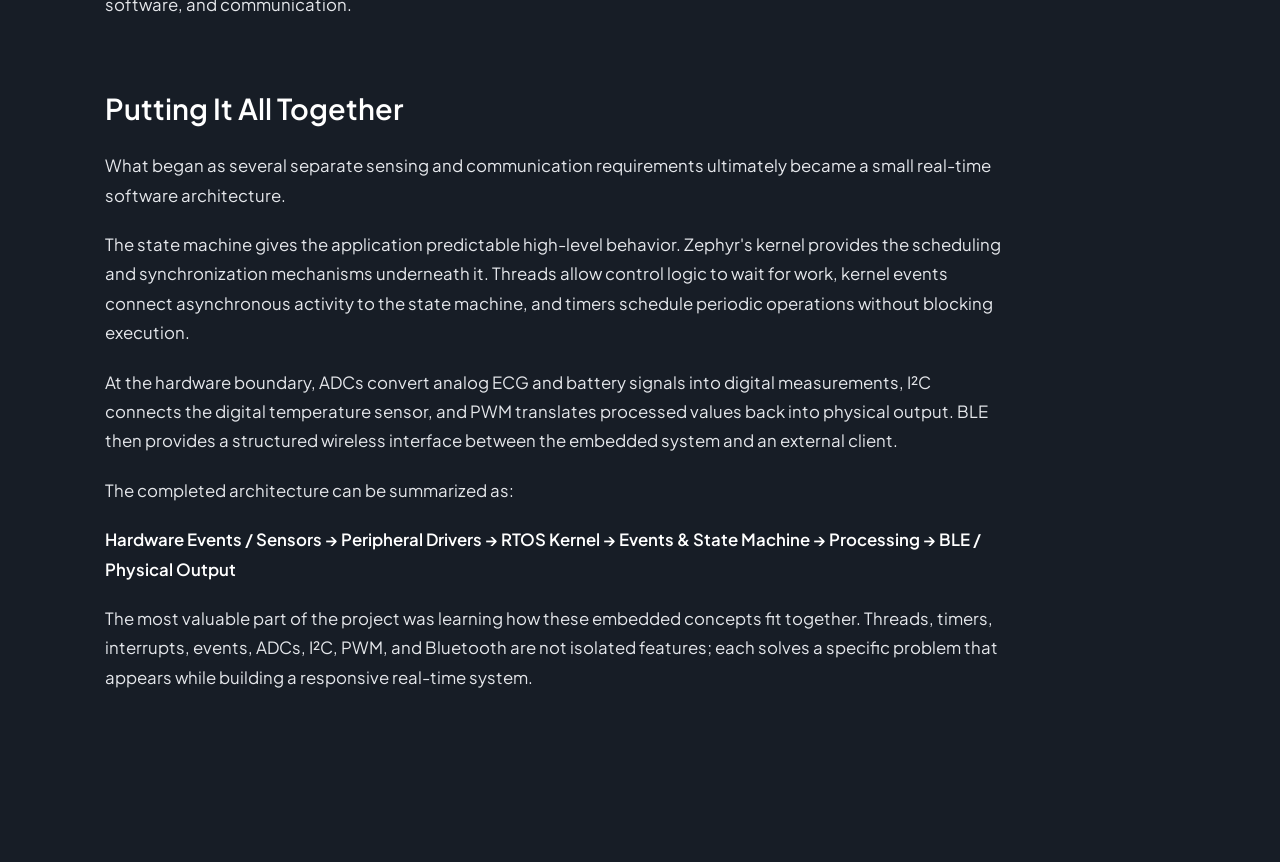
<file: projects/embedded.html>
<!DOCTYPE html>
<html lang="en">

<head>
    <meta charset="UTF-8">
    <meta name="viewport" content="width=device-width, initial-scale=1.0">

    <title>Embedded ECG & Temperature Monitor | Arsh Singh</title>

    <link rel="stylesheet" href="../style.css">
</head>

<body>

    <nav class="navbar">

        <div class="nav-name">
            <a href="../index.html">Arsh Singh</a>
        </div>

        <div class="nav-links">
            <a href="../index.html">About</a>
            <a class="active" href="../projects.html">Projects</a>
            <a href="../experience.html">Experience</a>
            <a href="../cv.pdf" target="_blank">CV</a>
        </div>

    </nav>


    <main class="page-container">

        <a href="../projects.html" class="back-link">
            ← Back to Projects
        </a>


        <h1 class="page-title">
            Embedded ECG &amp; Temperature Monitor
        </h1>

        <p class="date">
            May 2025
        </p>

        <p class="project-tech">
            C • Zephyr RTOS • Bluetooth Low Energy • ADC • I²C • PWM • Embedded Systems
        </p>

        <p>
            <a
                href="https://github.com/ArshSingh02/ecg-temp-ble-project"
                target="_blank"
                rel="noopener noreferrer"
            >
                View source code on GitHub →
            </a>
        </p>


        <!-- =========================================================
             INTRODUCTION
             ========================================================= -->

        <section class="detail-section">

            <h2>Building a Real-Time Physiological Monitor</h2>

            <p>
                This project is an embedded physiological monitoring system that
                combines ECG acquisition, heart-rate estimation, temperature sensing,
                battery monitoring, Bluetooth communication, and device-status feedback
                on a single microcontroller.
            </p>

            <p>
                Individually, none of these tasks is especially complicated. The
                interesting problem appears when they all have to run on the same
                device. ECG acquisition requires consistent timing, battery measurements
                should happen periodically, Bluetooth events arrive asynchronously,
                and user inputs can occur at any point in execution.
            </p>

            <p>
                The project therefore became less about interfacing with individual
                sensors and more about designing a small real-time system that could
                coordinate several independent pieces of hardware predictably.
            </p>

        </section>


        <!-- =========================================================
             FIRMWARE ARCHITECTURE
             ========================================================= -->

        <section class="detail-section">

            <h2>Firmware Architecture</h2>

            <p>
                Before implementing the individual sensors, I first needed a clear
                model for how the device should behave. Allowing every peripheral to
                independently change system behavior would quickly make the firmware
                difficult to reason about.
            </p>

            <p>
                I therefore organized the application as a finite-state machine with
                five primary states:
                <strong>INIT</strong>,
                <strong>IDLE</strong>,
                <strong>BATTERY</strong>,
                <strong>MEASURE</strong>, and
                <strong>ERROR</strong>.
            </p>

            <p>
                A state machine represents a system as a finite set of operating modes
                with explicit transitions between them. At any point in time, the
                firmware knows what state it is in and therefore which operations are
                valid.
            </p>

            <p>
                For this device, INIT performs hardware setup before transitioning to
                IDLE. From IDLE, an event can start a physiological measurement or a
                periodic battery measurement. When either operation completes, the
                system returns to IDLE. Any serious failure redirects execution into
                ERROR.
            </p>


            <figure class="project-figure">

                <img
                    src="images/embedded/state_diagram.png"
                    alt="State diagram for the embedded ECG and temperature monitoring firmware"
                >

                <figcaption>
                    Figure 1. Event-driven firmware state machine coordinating
                    initialization, physiological measurement, battery monitoring,
                    and error recovery.
                </figcaption>

            </figure>


            <p>
                This structure became the backbone of the firmware. The remaining
                embedded-system mechanisms were introduced as the design required
                timing, concurrency, hardware input, and communication.
            </p>

        </section>


        <!-- =========================================================
             ZEPHYR RTOS
             ========================================================= -->

        <section class="detail-section">

            <h2>Why Zephyr RTOS?</h2>

            <p>
                A simple embedded application can often run inside one infinite loop:
                read an input, perform some work, update an output, and repeat.
                That approach becomes harder to maintain once several operations have
                different timing requirements or can occur asynchronously.
            </p>

            <p>
                This monitor had exactly that problem. ECG acquisition is
                timing-sensitive, battery measurements happen periodically,
                Bluetooth events occur asynchronously, and user inputs may arrive at
                any time.
            </p>

            <p>
                I used <strong>Zephyr RTOS</strong> to provide the scheduling and
                synchronization infrastructure for the system.
            </p>

            <p>
                A real-time operating system provides abstractions such as threads,
                timers, events, and work queues on top of a small kernel. The kernel
                manages when executable work runs and allows independent pieces of
                firmware to coordinate without manually implementing an entire
                scheduler inside the application.
            </p>

            <p>
                Zephyr did not replace the state machine. The state machine defined
                <em>what the device should do</em>, while the RTOS provided the
                mechanisms needed to control <em>when different pieces of work run</em>.
            </p>

        </section>


        <!-- =========================================================
             THREADS
             ========================================================= -->

        <section class="detail-section">

            <h2>Threaded Control Flow</h2>

            <p>
                Once the system became event driven, the main control logic needed a
                way to wait for new work without continuously polling every peripheral.
                This is where a thread became useful.
            </p>

            <p>
                A <strong>thread</strong> is an independently schedulable sequence of
                execution. On a single-core microcontroller, several threads do not
                normally execute instructions at exactly the same instant. Instead,
                the RTOS kernel switches between runnable threads according to their
                state and priority.
            </p>

            <p>
                In this system, the control logic can wait for an event rather than
                constantly consuming processor time. When there is nothing to do, the
                execution context blocks. When a measurement request, battery event,
                or error condition arrives, the kernel can wake the relevant logic.
            </p>

            <p>
                This avoids a large polling loop in which the processor continuously
                asks whether every subsystem has something to do. The firmware remains
                inactive until meaningful work is available.
            </p>

        </section>


        <!-- =========================================================
             EVENTS + INTERRUPTS
             ========================================================= -->

        <section class="detail-section">

            <h2>Events and Interrupts</h2>

            <p>
                The next design problem was asynchronous input. A user might request a
                measurement at any time, a timer might expire, or a peripheral
                operation might fail.
            </p>

            <p>
                Continuously checking for these conditions would waste processor time,
                so the firmware uses an event-driven approach.
            </p>

            <p>
                A <strong>kernel event</strong> is a synchronization mechanism that
                allows one part of the firmware to signal that something has happened.
                Another execution context can wait until the corresponding event is
                posted and then react to it.
            </p>

            <p>
                In this project, events connect asynchronous activity to the state
                machine. A measurement request can cause the system to move from IDLE
                to MEASURE, while a detected fault can generate an error event that
                redirects execution into ERROR.
            </p>

            <p>
                Hardware input also introduces the concept of an
                <strong>interrupt</strong>. An interrupt allows hardware to notify the
                processor immediately when something happens rather than forcing
                software to repeatedly poll the hardware.
            </p>

            <p>
                Interrupt-side work is intentionally kept small. Rather than performing
                an entire measurement or state transition inside an interrupt handler,
                the asynchronous input can be converted into an event and the larger
                operation handled by normal RTOS-managed code.
            </p>

            <p>
                This keeps interrupt handling fast while preserving the main application
                logic inside the state machine.
            </p>

        </section>


        <!-- =========================================================
             TIMERS
             ========================================================= -->

        <section class="detail-section">

            <h2>Timers and Periodic Work</h2>

            <p>
                Some operations are not triggered directly by the user. Battery state,
                for example, should be checked periodically while the device continues
                performing other work.
            </p>

            <p>
                A naive implementation could simply delay for the required interval.
                The problem is that a blocking delay prevents that execution context
                from doing anything useful while it waits.
            </p>

            <p>
                An RTOS <strong>timer</strong> allows the kernel to track elapsed time
                independently. The firmware can schedule an action for the future and
                continue executing other work while the timer runs.
            </p>

            <p>
                Battery monitoring uses this pattern. When the timer expires, the
                firmware is notified that another battery measurement is due. The
                system can then perform the measurement when appropriate instead of
                spending the entire interval inside a delay loop.
            </p>

            <p>
                Timers are also useful for periodic status behavior, such as blinking
                LEDs, because repeated timing can be handled independently of the main
                application logic.
            </p>

        </section>


        <!-- =========================================================
             ECG / ADC
             ========================================================= -->

        <section class="detail-section">

            <h2>ECG Acquisition with the ADC</h2>

            <p>
                With the control architecture in place, the primary measurement path
                could be implemented: ECG acquisition.
            </p>

            <p>
                An ECG is an analog voltage waveform, while the microcontroller
                processes digital values. The bridge between these two domains is the
                <strong>analog-to-digital converter</strong>, or ADC.
            </p>

            <p>
                An ADC samples an input voltage and converts it into a numerical value
                that software can process. For ECG measurement, a single sample is not
                especially useful. The physiological information exists in the shape
                and timing of many consecutive samples.
            </p>

            <p>
                When the state machine enters MEASURE, the firmware acquires ECG
                samples across an approximately 30-second measurement window.
                Consistent sampling is important because the heart-rate calculation
                depends on the timing between repeated cardiac cycles.
            </p>

            <p>
                The sampled waveform is then processed on the microcontroller to
                estimate average heart rate.
            </p>

        </section>


        <!-- =========================================================
             HEART RATE PROCESSING
             ========================================================= -->

        <section class="detail-section">

            <h2>Embedded Heart-Rate Processing</h2>

            <p>
                The ECG waveform contains repeating cardiac cycles. By identifying
                successive beats and measuring how frequently they occur, the firmware
                can convert the sampled signal into beats per minute.
            </p>

            <p>
                Performing this processing directly on the embedded target means the
                external device does not need to receive and interpret the raw ECG
                waveform simply to determine heart rate.
            </p>

            <p>
                Instead, the microcontroller performs the sensing and processing
                locally and exposes the resulting BPM as a higher-level physiological
                measurement.
            </p>

            <p>
                I validated the complete measurement path by comparing known reference
                heart rates with the values produced by the embedded system and
                transmitted over Bluetooth.
            </p>


            <figure class="project-figure">

                <img
                    src="images/embedded/heart_rate_validation.png"
                    alt="Measured Bluetooth heart rate compared with reference heart rate"
                >

                <figcaption>
                    Figure 2. Embedded heart-rate measurements transmitted over
                    Bluetooth compared with reference heart rates. The measured
                    response closely follows the expected one-to-one relationship.
                </figcaption>

            </figure>

        </section>


        <!-- =========================================================
             I2C / TEMPERATURE
             ========================================================= -->

        <section class="detail-section">

            <h2>Temperature Sensing over I²C</h2>

            <p>
                Temperature required a different type of sensor interface. Unlike the
                ECG signal, the MCP9808 temperature sensor performs its own conversion
                internally and provides a digital measurement.
            </p>

            <p>
                The microcontroller therefore communicates with the sensor using
                <strong>I²C</strong>, a synchronous serial protocol commonly used for
                embedded sensors and other low-speed peripherals.
            </p>

            <p>
                I²C uses shared clock and data lines, while device addresses identify
                the individual peripherals connected to the bus.
            </p>

            <p>
                During the MEASURE state, the firmware communicates with the MCP9808
                over I²C, retrieves the temperature value, and stores it alongside the
                calculated heart rate.
            </p>

            <p>
                This gives the system two very different sensing paths:
            </p>

            <p>
                <strong>
                    ECG → ADC → Sampled Waveform → Heart-Rate Processing
                </strong>
            </p>

            <p>
                and:
            </p>

            <p>
                <strong>
                    MCP9808 → I²C → Digital Temperature Measurement
                </strong>
            </p>

        </section>


        <!-- =========================================================
             BLE
             ========================================================= -->

        <section class="detail-section">

            <h2>Bluetooth Low Energy and GATT</h2>

            <p>
                Once the monitor could calculate heart rate and measure temperature,
                those values needed a way to reach an external device.
            </p>

            <p>
                I used <strong>Bluetooth Low Energy</strong>, or BLE, because it is
                designed for low-power wireless communication between embedded
                peripherals and nearby clients such as smartphones or computers.
            </p>

            <p>
                BLE organizes application data through the
                <strong>Generic Attribute Profile</strong>, or GATT. Rather than
                transmitting an arbitrary stream of bytes, GATT organizes information
                into services and characteristics with defined meanings.
            </p>

            <p>
                The monitor operates as a BLE peripheral. Heart rate is exposed through
                the standard Heart Rate Service, battery information through the
                Battery Service, and device metadata through the Device Information
                Service.
            </p>

            <p>
                Temperature and firmware error information are exposed using custom
                characteristics because they do not map as directly onto the standard
                services used elsewhere in the system.
            </p>

            <p>
                BLE notifications allow the firmware to push updated values to a
                connected client after a measurement completes rather than requiring
                the client to continuously poll the device.
            </p>

            <p>
                The physiological data path can therefore be viewed as:
            </p>

            <p>
                <strong>
                    Sensor → Peripheral Interface → Embedded Processing →
                    GATT Characteristic → BLE Client
                </strong>
            </p>

        </section>


        <!-- =========================================================
             BATTERY
             ========================================================= -->

        <section class="detail-section">

            <h2>Background Battery Monitoring</h2>

            <p>
                Physiological measurement is not the only information the device needs
                to manage. The firmware also periodically monitors an analog battery
                signal through another ADC input.
            </p>

            <p>
                This part of the system demonstrates why the earlier timer and
                state-machine architecture are useful. Battery measurement does not
                need to run continuously, and it should not interfere with an active
                ECG measurement.
            </p>

            <p>
                Instead, the RTOS timer indicates when another battery measurement is
                due. When the system is available, the state machine can enter BATTERY,
                acquire the ADC measurement, process the result, and then return to
                IDLE.
            </p>

            <p>
                The resulting battery value is used in three separate output paths:
                internal firmware reporting, Bluetooth's Battery Service, and a local
                LED indicator.
            </p>


            <figure class="project-figure">

                <img
                    src="images/embedded/battery_validation.png"
                    alt="Battery measurement validation across PWM output, firmware logs, and Bluetooth"
                >

                <figcaption>
                    Figure 3. Battery-monitoring validation across PWM output,
                    internal firmware measurements, and Bluetooth transmission,
                    demonstrating consistency across the complete sensing and
                    communication path.
                </figcaption>

            </figure>

        </section>


        <!-- =========================================================
             PWM
             ========================================================= -->

        <section class="detail-section">

            <h2>PWM and Physical Feedback</h2>

            <p>
                Not every output needs to be transmitted over Bluetooth. LEDs provide
                immediate local feedback without requiring a connected client.
            </p>

            <p>
                Battery level creates an interesting output problem because it is a
                continuous value rather than a simple binary condition. To represent
                that value physically, the firmware uses
                <strong>pulse-width modulation</strong>, or PWM.
            </p>

            <p>
                PWM rapidly switches a digital output between high and low states.
                Changing the fraction of each cycle spent high—the duty cycle—changes
                the average power delivered to the LED and therefore its apparent
                brightness.
            </p>

            <p>
                The battery measurement is mapped to PWM duty cycle so the LED brightness
                changes with battery level. This creates a direct path from an ADC
                measurement through firmware processing to a physical hardware output.
            </p>

            <p>
                Heart rate is also reflected through timed LED behavior after a
                completed measurement, allowing a processed physiological value to be
                represented physically as well as through Bluetooth.
            </p>

        </section>


        <!-- =========================================================
             ERROR HANDLING
             ========================================================= -->

        <section class="detail-section">

            <h2>Error Handling</h2>

            <p>
                Once multiple peripherals are involved, assuming every hardware
                operation will succeed is no longer reasonable. ADC configuration,
                sensor communication, Bluetooth operations, and initialization can all
                fail.
            </p>

            <p>
                This is why ERROR is treated as a first-class system state rather than
                as a collection of scattered error messages.
            </p>

            <p>
                When a subsystem detects a serious failure, it can post an error event.
                The state machine then transitions into ERROR from a known point in the
                control flow.
            </p>

            <p>
                Normal device behavior can be stopped, the error condition recorded,
                and a clear fault indication provided. Error information can also be
                exposed to a BLE client through the custom error characteristic.
            </p>

            <p>
                Recovery is explicit rather than accidental. A reset action returns the
                application from ERROR to a known operating state instead of attempting
                to continue after an unknown partial failure.
            </p>

            <p>
                Making failure handling part of the state machine keeps the system
                deterministic even when the hardware does not behave as expected.
            </p>

        </section>


        <!-- =========================================================
             VALIDATION
             ========================================================= -->

        <section class="detail-section">

            <h2>End-to-End Validation</h2>

            <p>
                Testing individual functions is useful, but an embedded system can also
                fail at the boundaries between those functions. For that reason, I
                focused on validating complete signal paths through the device.
            </p>

            <p>
                For heart rate, known reference inputs were passed through ECG
                acquisition, embedded processing, and Bluetooth transmission before the
                final reported BPM was compared with the reference.
            </p>

            <p>
                Battery testing followed the same idea. A known analog input traveled
                through the ADC and firmware before being observed through internal
                logging, PWM output, and Bluetooth.
            </p>

            <p>
                The goal was not simply to verify that the ADC worked or that Bluetooth
                worked independently. It was to verify complete chains such as:
            </p>

            <p>
                <strong>
                    Physical Input → Peripheral → Firmware →
                    Processing → Communication / Hardware Output
                </strong>
            </p>

            <p>
                This type of testing is particularly valuable because it exposes errors
                at the boundaries between sensing, software, and communication.
            </p>

        </section>


        <!-- =========================================================
             CONCLUSION
             ========================================================= -->

        <section class="detail-section">

            <h2>Putting It All Together</h2>

            <p>
                What began as several separate sensing and communication requirements
                ultimately became a small real-time software architecture.
            </p>

            <p>
                The state machine gives the application predictable high-level
                behavior. Zephyr's kernel provides the scheduling and synchronization
                mechanisms underneath it. Threads allow control logic to wait for work,
                kernel events connect asynchronous activity to the state machine, and
                timers schedule periodic operations without blocking execution.
            </p>

            <p>
                At the hardware boundary, ADCs convert analog ECG and battery signals
                into digital measurements, I²C connects the digital temperature sensor,
                and PWM translates processed values back into physical output. BLE then
                provides a structured wireless interface between the embedded system
                and an external client.
            </p>

            <p>
                The completed architecture can be summarized as:
            </p>

            <p>
                <strong>
                    Hardware Events / Sensors
                    → Peripheral Drivers
                    → RTOS Kernel
                    → Events &amp; State Machine
                    → Processing
                    → BLE / Physical Output
                </strong>
            </p>

            <p>
                The most valuable part of the project was learning how these embedded
                concepts fit together. Threads, timers, interrupts, events, ADCs, I²C,
                PWM, and Bluetooth are not isolated features; each solves a specific
                problem that appears while building a responsive real-time system.
            </p>

        </section>

    </main>

</body>

</html>
</file>
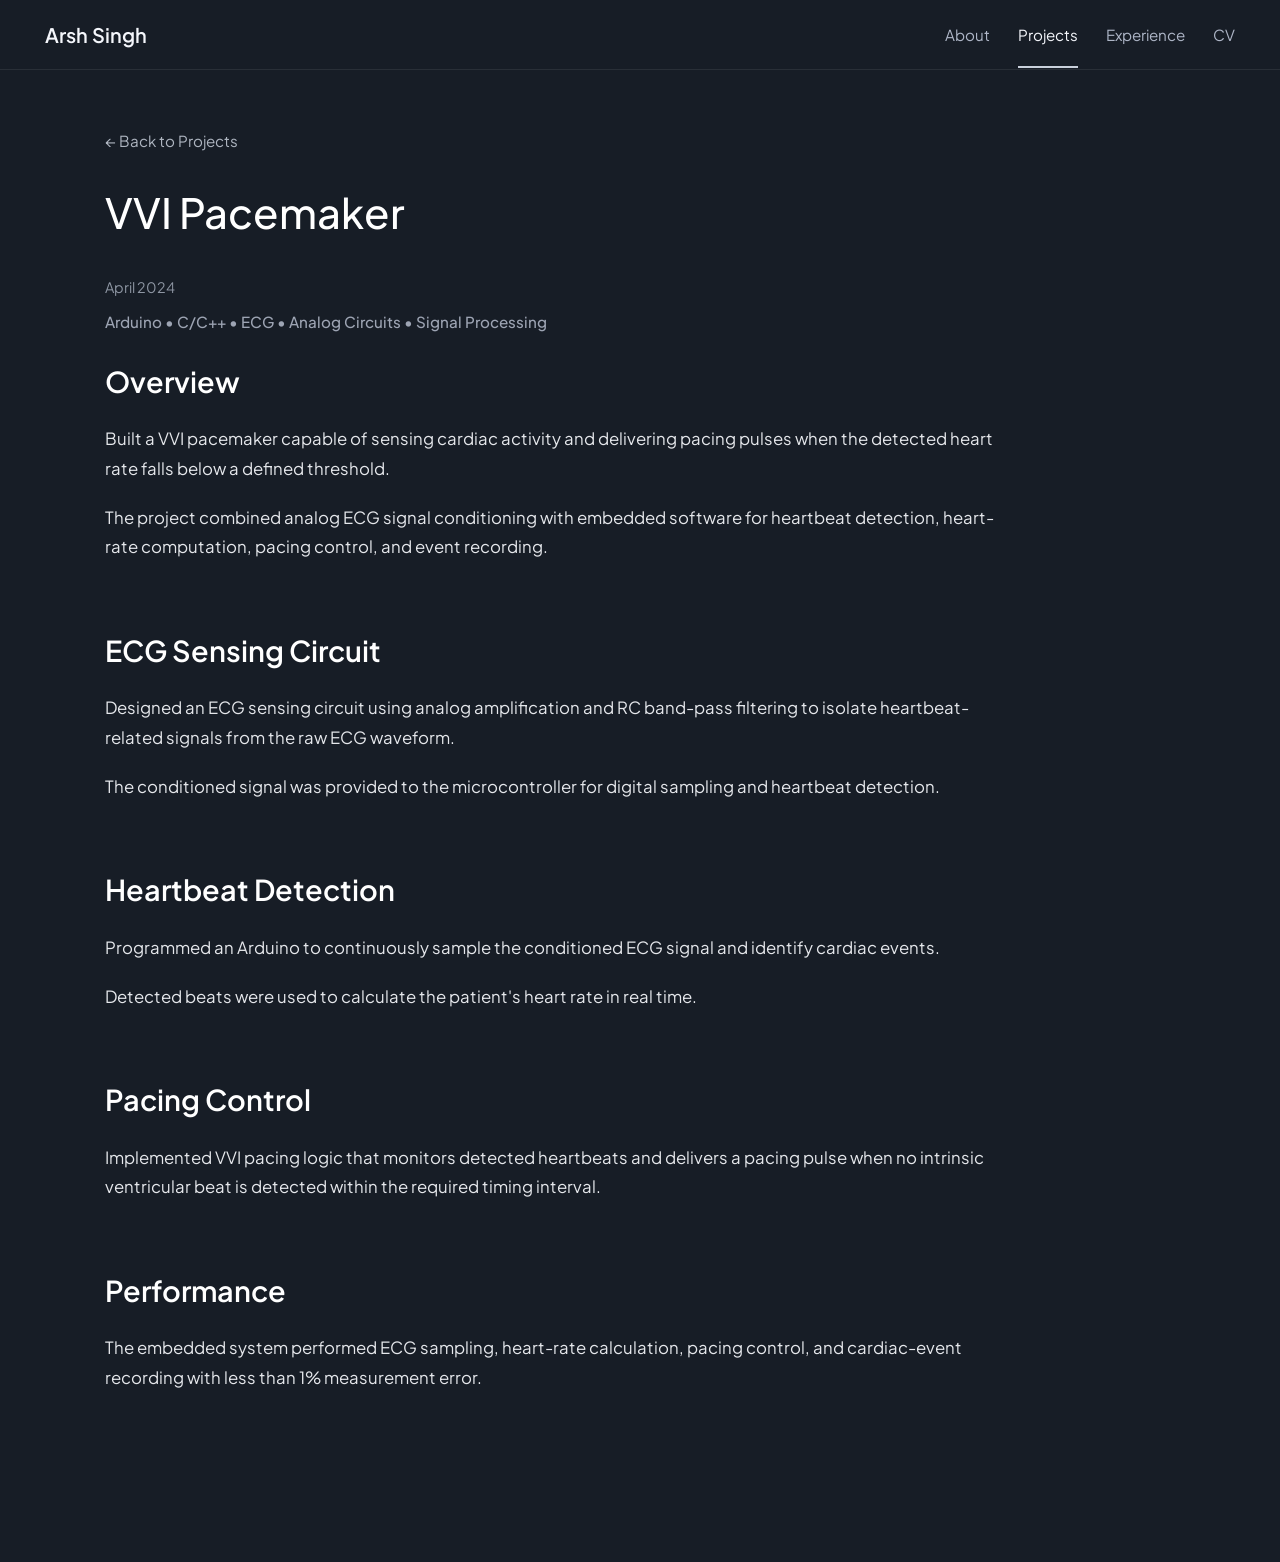
<file: projects/emg.html>
<!DOCTYPE html>
<html lang="en">

<head>
    <meta charset="UTF-8">
    <meta name="viewport" content="width=device-width, initial-scale=1.0">

    <title>VVI Pacemaker | Arsh Singh</title>

    <link rel="stylesheet" href="../style.css">
</head>

<body>

    <nav class="navbar">

        <div class="nav-name">
            <a href="../index.html">Arsh Singh</a>
        </div>

        <div class="nav-links">
            <a href="../index.html">About</a>
            <a class="active" href="../projects.html">Projects</a>
            <a href="../experience.html">Experience</a>
            <a href="../cv.pdf" target="_blank">CV</a>
        </div>

    </nav>


    <main class="page-container">

        <a href="../projects.html" class="back-link">
            ← Back to Projects
        </a>


        <h1 class="page-title">
            VVI Pacemaker
        </h1>

        <p class="date">
            April 2024
        </p>

        <p class="project-tech">
            Arduino • C/C++ • ECG • Analog Circuits • Signal Processing
        </p>


        <section class="detail-section">

            <h2>Overview</h2>

            <p>
                Built a VVI pacemaker capable of sensing cardiac activity
                and delivering pacing pulses when the detected heart rate
                falls below a defined threshold.
            </p>

            <p>
                The project combined analog ECG signal conditioning with
                embedded software for heartbeat detection, heart-rate
                computation, pacing control, and event recording.
            </p>

        </section>


        <section class="detail-section">

            <h2>ECG Sensing Circuit</h2>

            <p>
                Designed an ECG sensing circuit using analog amplification
                and RC band-pass filtering to isolate heartbeat-related
                signals from the raw ECG waveform.
            </p>

            <p>
                The conditioned signal was provided to the microcontroller
                for digital sampling and heartbeat detection.
            </p>

        </section>


        <section class="detail-section">

            <h2>Heartbeat Detection</h2>

            <p>
                Programmed an Arduino to continuously sample the conditioned
                ECG signal and identify cardiac events.
            </p>

            <p>
                Detected beats were used to calculate the patient's heart
                rate in real time.
            </p>

        </section>


        <section class="detail-section">

            <h2>Pacing Control</h2>

            <p>
                Implemented VVI pacing logic that monitors detected heartbeats
                and delivers a pacing pulse when no intrinsic ventricular beat
                is detected within the required timing interval.
            </p>

        </section>


        <section class="detail-section">

            <h2>Performance</h2>

            <p>
                The embedded system performed ECG sampling, heart-rate
                calculation, pacing control, and cardiac-event recording
                with less than 1% measurement error.
            </p>

        </section>

    </main>

</body>

</html>
</file>
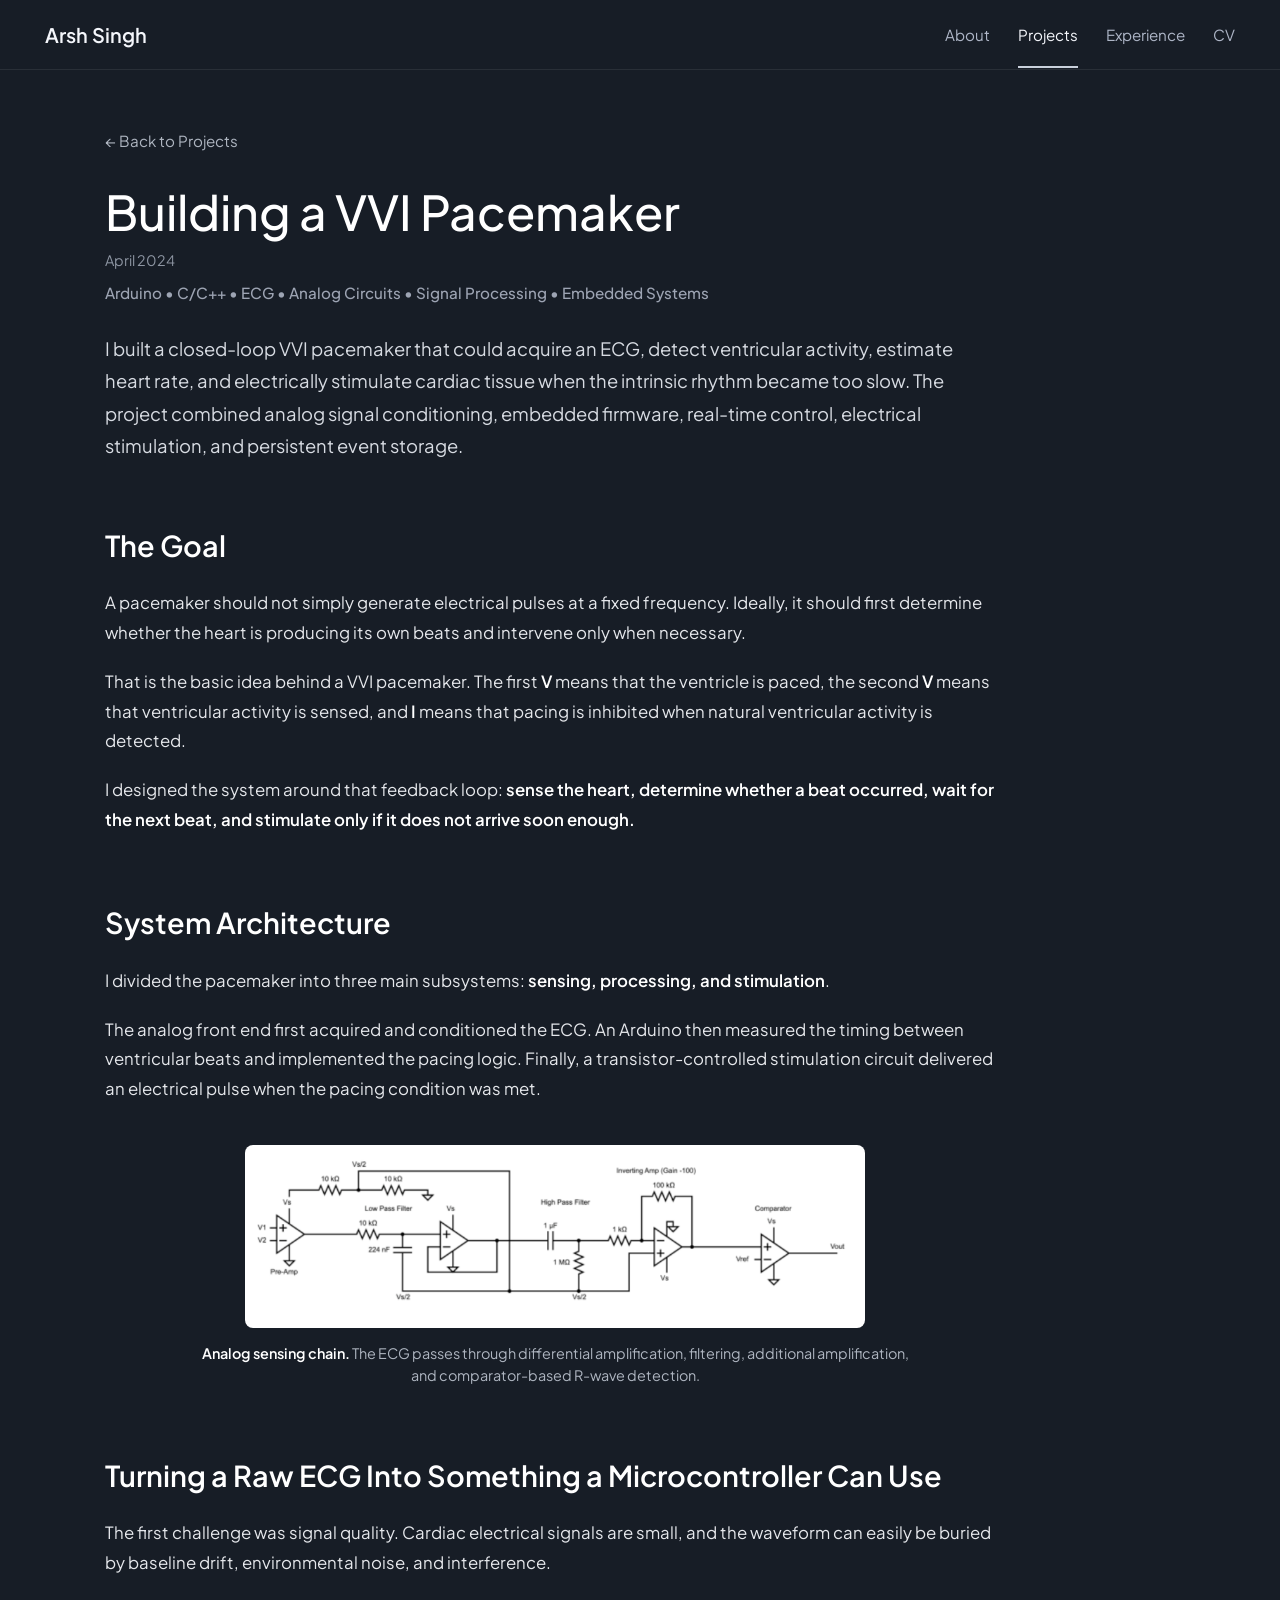
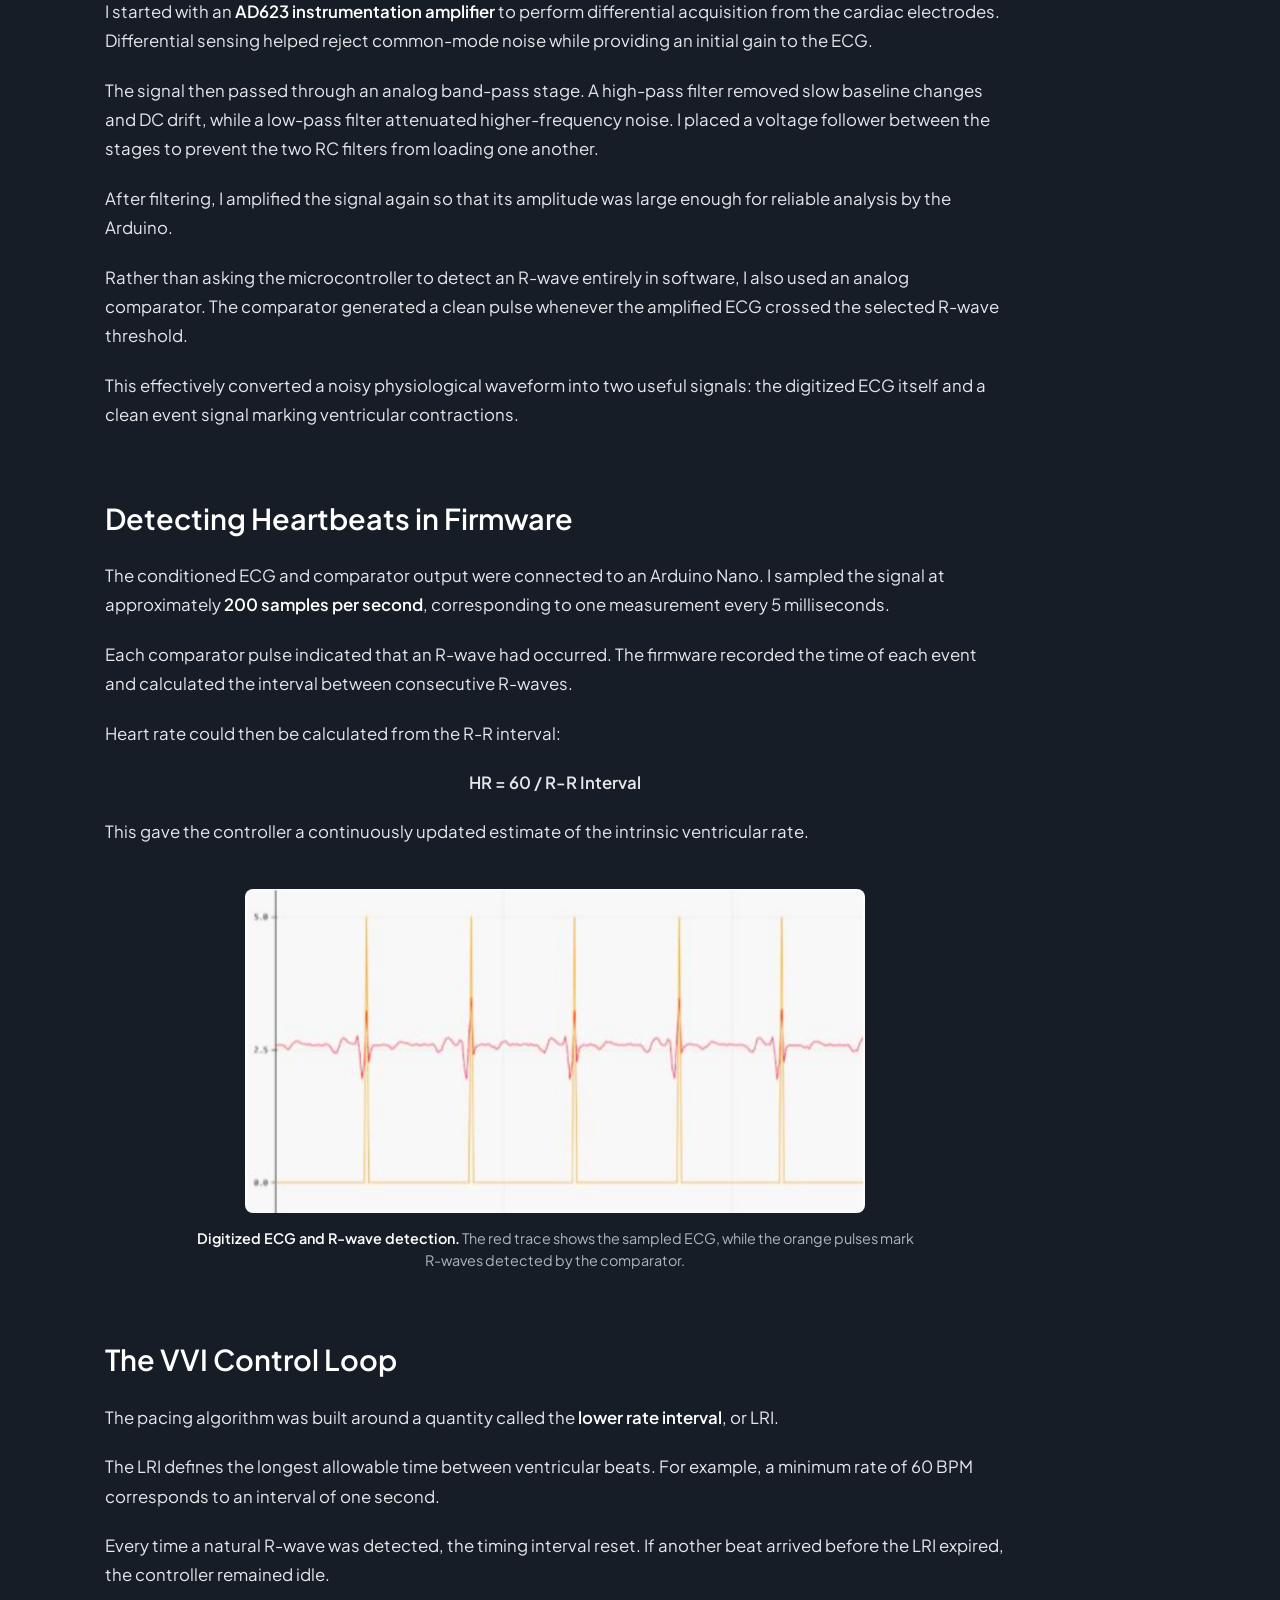
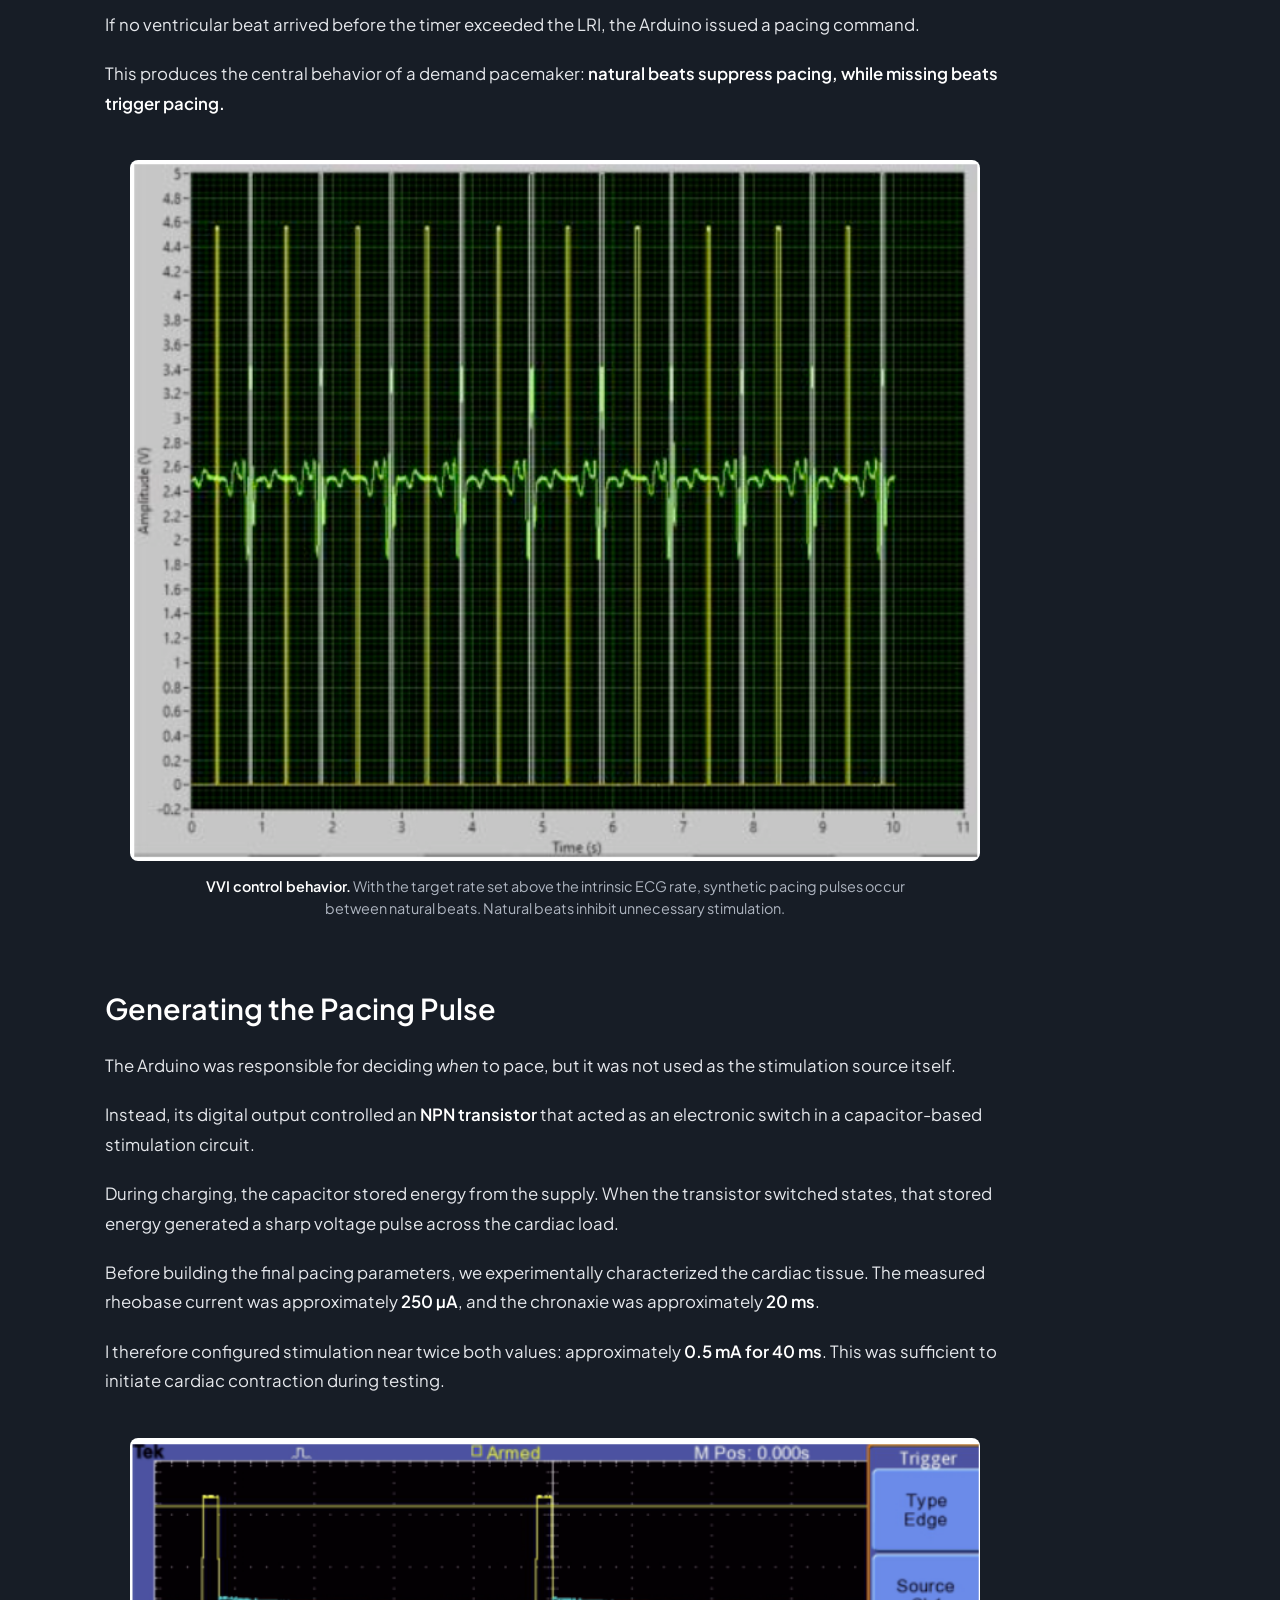
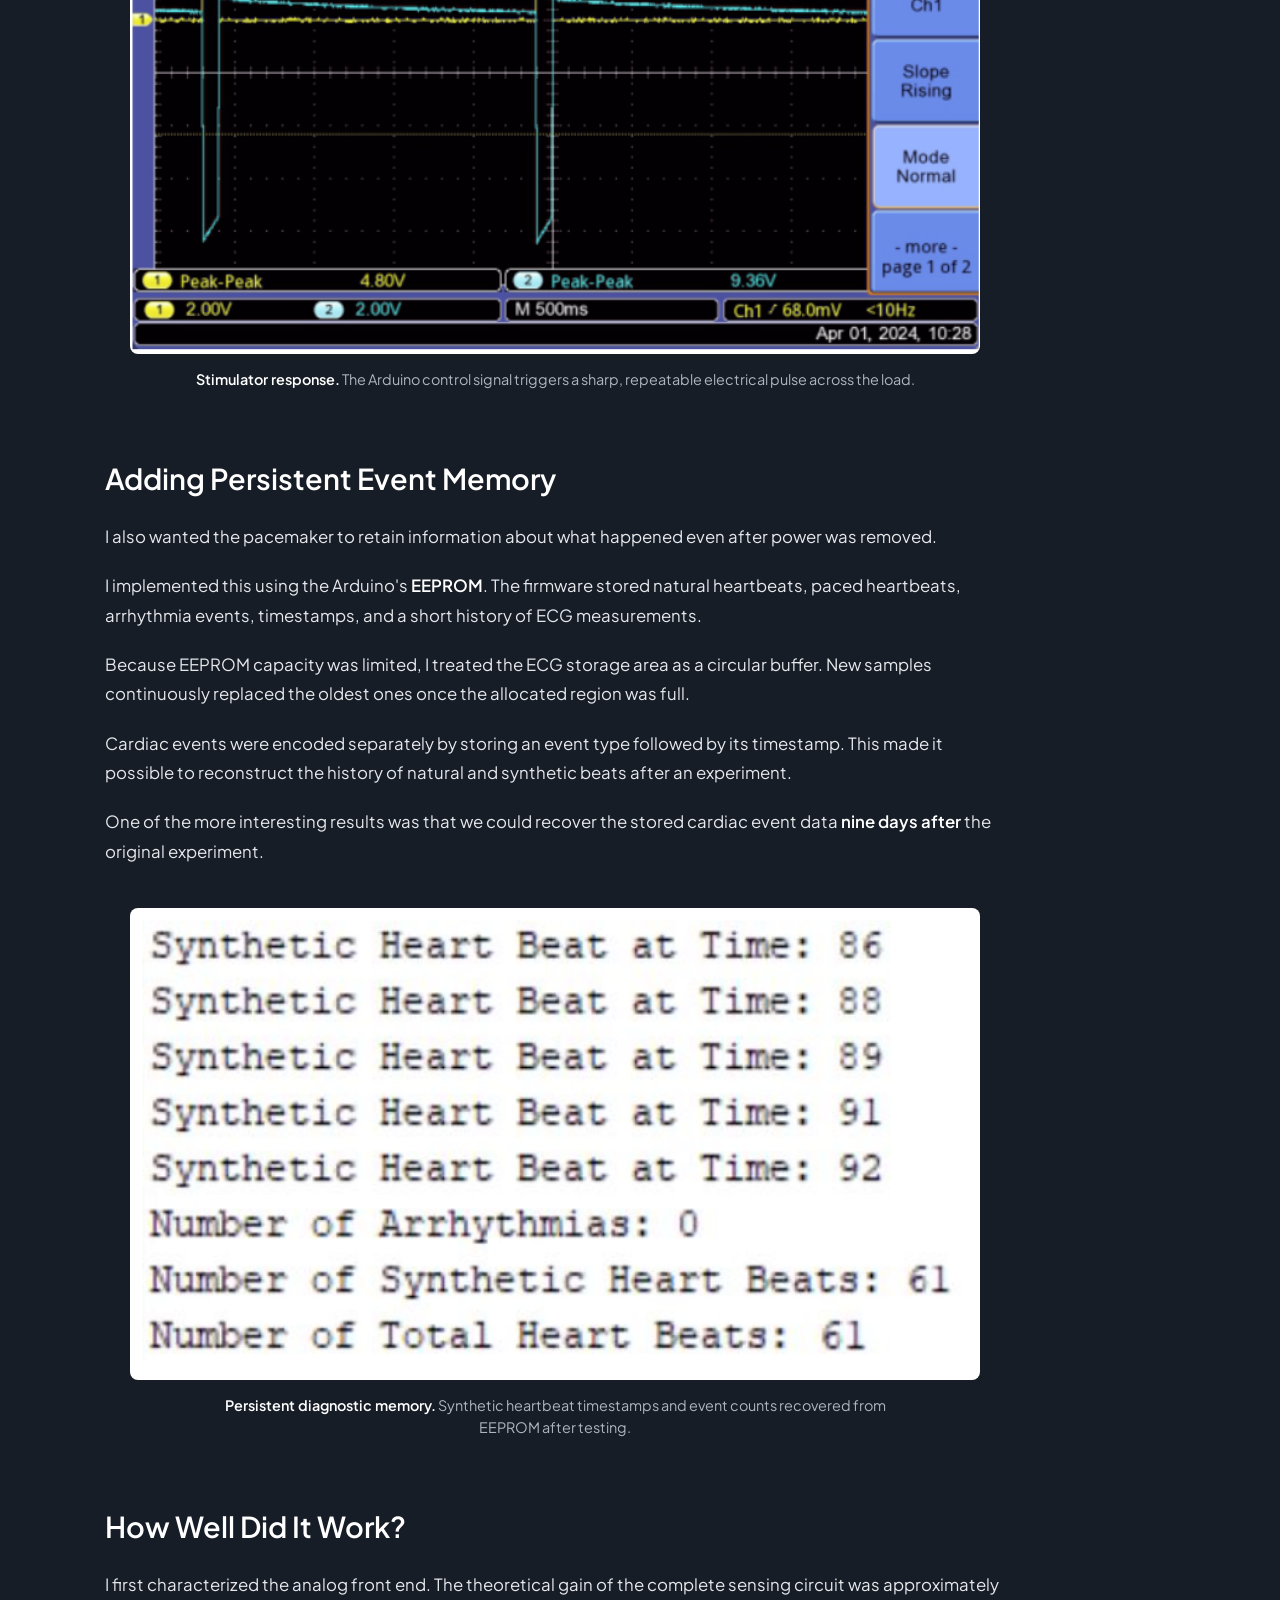
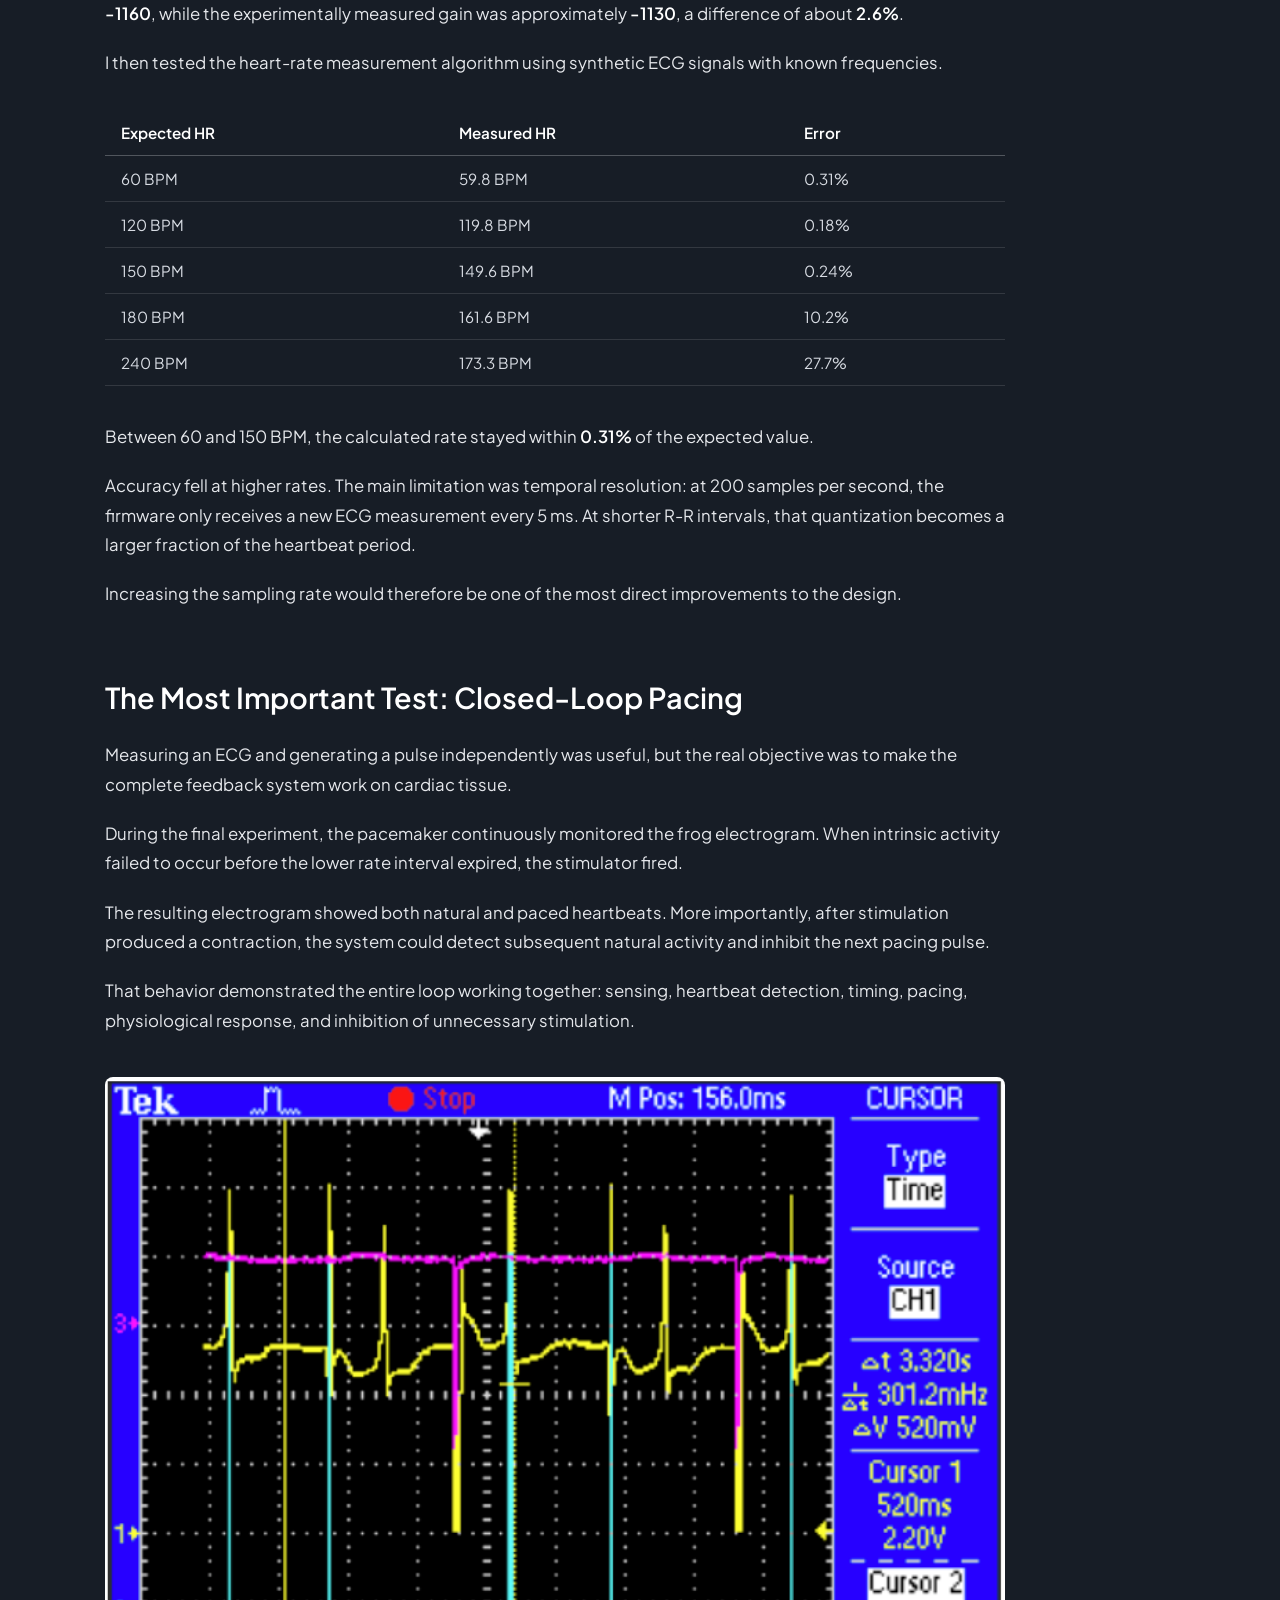
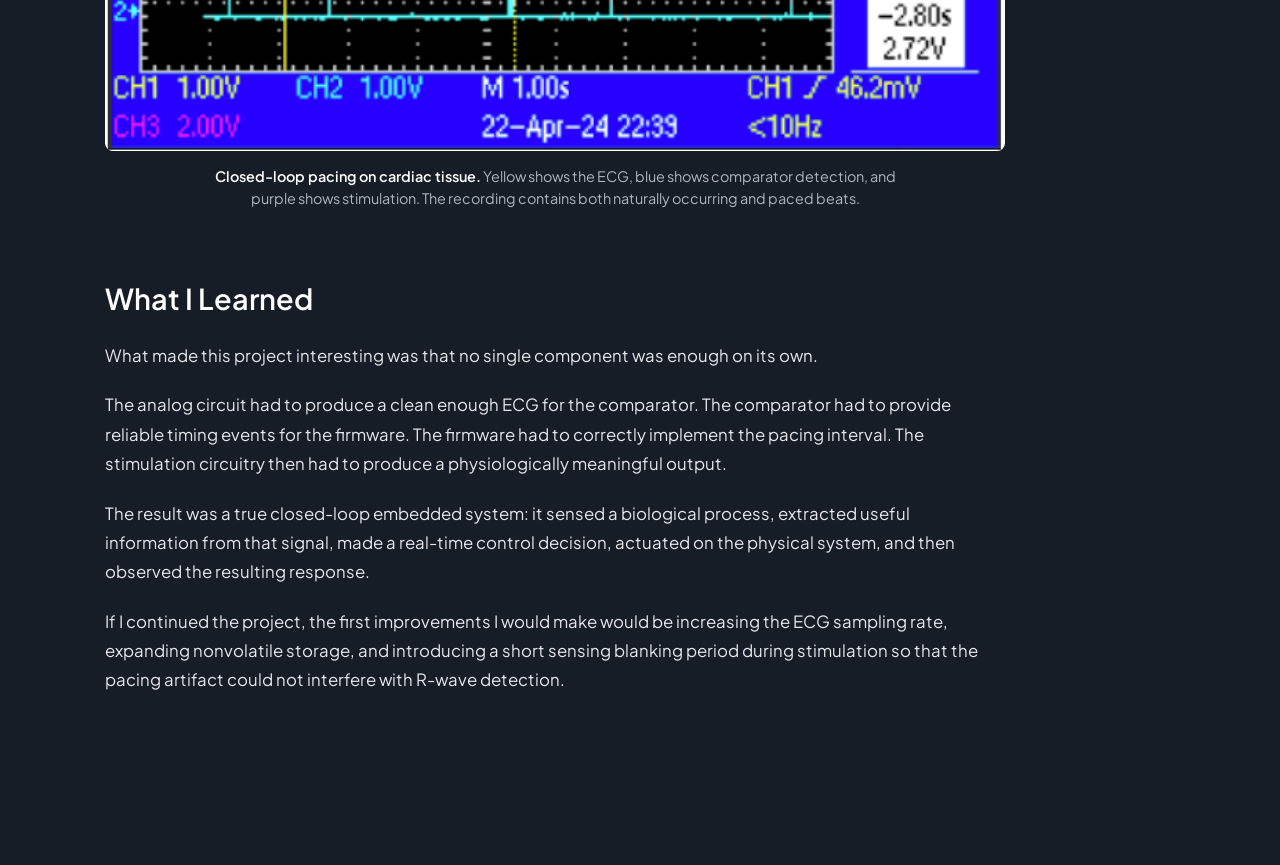
<file: projects/pacemaker.html>
<!DOCTYPE html>
<html lang="en">

<head>
    <meta charset="UTF-8">
    <meta name="viewport" content="width=device-width, initial-scale=1.0">

    <title>VVI Pacemaker | Arsh Singh</title>

    <link rel="stylesheet" href="../style.css">
</head>

<body>

    <nav class="navbar">

        <div class="nav-name">
            <a href="../index.html">Arsh Singh</a>
        </div>

        <div class="nav-links">
            <a href="../index.html">About</a>
            <a class="active" href="../projects.html">Projects</a>
            <a href="../experience.html">Experience</a>
            <a href="../cv.pdf" target="_blank">CV</a>
        </div>

    </nav>


    <main class="page-container">

        <a href="../projects.html" class="back-link">
            ← Back to Projects
        </a>


        <article class="technical-post">

            <!-- =====================================================
                 HEADER
                 ===================================================== -->

            <header class="project-header">

                <h1 class="page-title">
                    Building a VVI Pacemaker
                </h1>

                <p class="date">
                    April 2024
                </p>

                <p class="project-tech">
                    Arduino • C/C++ • ECG • Analog Circuits • Signal Processing • Embedded Systems
                </p>

                <p class="project-intro">
                    I built a closed-loop VVI pacemaker that could acquire an ECG,
                    detect ventricular activity, estimate heart rate, and electrically
                    stimulate cardiac tissue when the intrinsic rhythm became too slow.
                    The project combined analog signal conditioning, embedded firmware,
                    real-time control, electrical stimulation, and persistent event storage.
                </p>

            </header>


            <!-- =====================================================
                 INTRODUCTION
                 ===================================================== -->

            <section class="detail-section">

                <h2>The Goal</h2>

                <p>
                    A pacemaker should not simply generate electrical pulses at a fixed
                    frequency. Ideally, it should first determine whether the heart is
                    producing its own beats and intervene only when necessary.
                </p>

                <p>
                    That is the basic idea behind a VVI pacemaker. The first
                    <strong>V</strong> means that the ventricle is paced, the second
                    <strong>V</strong> means that ventricular activity is sensed, and
                    <strong>I</strong> means that pacing is inhibited when natural
                    ventricular activity is detected.
                </p>

                <p>
                    I designed the system around that feedback loop:
                    <strong>sense the heart, determine whether a beat occurred,
                    wait for the next beat, and stimulate only if it does not arrive
                    soon enough.</strong>
                </p>

            </section>


            <!-- =====================================================
                 ARCHITECTURE
                 ===================================================== -->

            <section class="detail-section">

                <h2>System Architecture</h2>

                <p>
                    I divided the pacemaker into three main subsystems:
                    <strong>sensing, processing, and stimulation</strong>.
                </p>

                <p>
                    The analog front end first acquired and conditioned the ECG.
                    An Arduino then measured the timing between ventricular beats
                    and implemented the pacing logic. Finally, a transistor-controlled
                    stimulation circuit delivered an electrical pulse when the
                    pacing condition was met.
                </p>

                <figure class="project-figure project-figure-narrow">

                    <img
                        src="images/pacemaker/pacemaker-sensing-circuit.png"
                        alt="Complete ECG sensing circuit for the VVI pacemaker"
                    >

                    <figcaption>
                        <strong>Analog sensing chain.</strong>
                        The ECG passes through differential amplification,
                        filtering, additional amplification, and comparator-based
                        R-wave detection.
                    </figcaption>

                </figure>

            </section>


            <!-- =====================================================
                 SENSING
                 ===================================================== -->

            <section class="detail-section">

                <h2>Turning a Raw ECG Into Something a Microcontroller Can Use</h2>

                <p>
                    The first challenge was signal quality. Cardiac electrical
                    signals are small, and the waveform can easily be buried by
                    baseline drift, environmental noise, and interference.
                </p>

                <p>
                    I started with an <strong>AD623 instrumentation amplifier</strong>
                    to perform differential acquisition from the cardiac electrodes.
                    Differential sensing helped reject common-mode noise while
                    providing an initial gain to the ECG.
                </p>

                <p>
                    The signal then passed through an analog band-pass stage.
                    A high-pass filter removed slow baseline changes and DC drift,
                    while a low-pass filter attenuated higher-frequency noise.
                    I placed a voltage follower between the stages to prevent the
                    two RC filters from loading one another.
                </p>

                <p>
                    After filtering, I amplified the signal again so that its
                    amplitude was large enough for reliable analysis by the Arduino.
                </p>

                <p>
                    Rather than asking the microcontroller to detect an R-wave
                    entirely in software, I also used an analog comparator.
                    The comparator generated a clean pulse whenever the amplified
                    ECG crossed the selected R-wave threshold.
                </p>

                <p>
                    This effectively converted a noisy physiological waveform into
                    two useful signals: the digitized ECG itself and a clean event
                    signal marking ventricular contractions.
                </p>

            </section>


            <!-- =====================================================
                 DIGITAL PROCESSING
                 ===================================================== -->

            <section class="detail-section">

                <h2>Detecting Heartbeats in Firmware</h2>

                <p>
                    The conditioned ECG and comparator output were connected to an
                    Arduino Nano. I sampled the signal at approximately
                    <strong>200 samples per second</strong>, corresponding to one
                    measurement every 5 milliseconds.
                </p>

                <p>
                    Each comparator pulse indicated that an R-wave had occurred.
                    The firmware recorded the time of each event and calculated the
                    interval between consecutive R-waves.
                </p>

                <p>
                    Heart rate could then be calculated from the R-R interval:
                </p>

                <p class="equation">
                    HR = 60 / R-R Interval
                </p>

                <p>
                    This gave the controller a continuously updated estimate of the
                    intrinsic ventricular rate.
                </p>

                <figure class="project-figure project-figure-narrow">

                    <img
                        src="images/pacemaker/pacemaker-arduino-ecg.png"
                        alt="Digitized ECG and comparator output captured by the Arduino"
                    >

                    <figcaption>
                        <strong>Digitized ECG and R-wave detection.</strong>
                        The red trace shows the sampled ECG, while the orange pulses
                        mark R-waves detected by the comparator.
                    </figcaption>

                </figure>

            </section>


            <!-- =====================================================
                 CONTROL
                 ===================================================== -->

            <section class="detail-section">

                <h2>The VVI Control Loop</h2>

                <p>
                    The pacing algorithm was built around a quantity called the
                    <strong>lower rate interval</strong>, or LRI.
                </p>

                <p>
                    The LRI defines the longest allowable time between ventricular
                    beats. For example, a minimum rate of 60 BPM corresponds to an
                    interval of one second.
                </p>

                <p>
                    Every time a natural R-wave was detected, the timing interval
                    reset. If another beat arrived before the LRI expired, the
                    controller remained idle.
                </p>

                <p>
                    If no ventricular beat arrived before the timer exceeded the
                    LRI, the Arduino issued a pacing command.
                </p>

                <p>
                    This produces the central behavior of a demand pacemaker:
                    <strong>natural beats suppress pacing, while missing beats
                    trigger pacing.</strong>
                </p>

                <figure class="project-figure">

                    <img
                        src="images/pacemaker/pacemaker-pacing-control.png"
                        alt="ECG comparator and pacing output demonstrating VVI pacing behavior"
                    >

                    <figcaption>
                        <strong>VVI control behavior.</strong>
                        With the target rate set above the intrinsic ECG rate,
                        synthetic pacing pulses occur between natural beats.
                        Natural beats inhibit unnecessary stimulation.
                    </figcaption>

                </figure>

            </section>


            <!-- =====================================================
                 STIMULATION
                 ===================================================== -->

            <section class="detail-section">

                <h2>Generating the Pacing Pulse</h2>

                <p>
                    The Arduino was responsible for deciding
                    <em>when</em> to pace, but it was not used as the stimulation
                    source itself.
                </p>

                <p>
                    Instead, its digital output controlled an
                    <strong>NPN transistor</strong> that acted as an electronic
                    switch in a capacitor-based stimulation circuit.
                </p>

                <p>
                    During charging, the capacitor stored energy from the supply.
                    When the transistor switched states, that stored energy generated
                    a sharp voltage pulse across the cardiac load.
                </p>

                <p>
                    Before building the final pacing parameters, we experimentally
                    characterized the cardiac tissue. The measured rheobase current
                    was approximately <strong>250 µA</strong>, and the chronaxie was
                    approximately <strong>20 ms</strong>.
                </p>

                <p>
                    I therefore configured stimulation near twice both values:
                    approximately <strong>0.5 mA for 40 ms</strong>.
                    This was sufficient to initiate cardiac contraction during testing.
                </p>

                <figure class="project-figure">

                    <img
                        src="images/pacemaker/pacemaker-stimulation-output.png"
                        alt="Arduino pacing command and electrical stimulation pulse"
                    >

                    <figcaption>
                        <strong>Stimulator response.</strong>
                        The Arduino control signal triggers a sharp, repeatable
                        electrical pulse across the load.
                    </figcaption>

                </figure>

            </section>


            <!-- =====================================================
                 MEMORY
                 ===================================================== -->

            <section class="detail-section">

                <h2>Adding Persistent Event Memory</h2>

                <p>
                    I also wanted the pacemaker to retain information about what
                    happened even after power was removed.
                </p>

                <p>
                    I implemented this using the Arduino's
                    <strong>EEPROM</strong>. The firmware stored natural heartbeats,
                    paced heartbeats, arrhythmia events, timestamps, and a short
                    history of ECG measurements.
                </p>

                <p>
                    Because EEPROM capacity was limited, I treated the ECG storage
                    area as a circular buffer. New samples continuously replaced the
                    oldest ones once the allocated region was full.
                </p>

                <p>
                    Cardiac events were encoded separately by storing an event type
                    followed by its timestamp. This made it possible to reconstruct
                    the history of natural and synthetic beats after an experiment.
                </p>

                <p>
                    One of the more interesting results was that we could recover
                    the stored cardiac event data <strong>nine days after</strong>
                    the original experiment.
                </p>

                <figure class="project-figure">

                    <img
                        src="images/pacemaker/pacemaker-eeprom-events.png"
                        alt="EEPROM output showing stored pacemaker events"
                    >

                    <figcaption>
                        <strong>Persistent diagnostic memory.</strong>
                        Synthetic heartbeat timestamps and event counts recovered
                        from EEPROM after testing.
                    </figcaption>

                </figure>

            </section>


            <!-- =====================================================
                 RESULTS
                 ===================================================== -->

            <section class="detail-section">

                <h2>How Well Did It Work?</h2>

                <p>
                    I first characterized the analog front end. The theoretical
                    gain of the complete sensing circuit was approximately
                    <strong>-1160</strong>, while the experimentally measured gain
                    was approximately <strong>-1130</strong>, a difference of about
                    <strong>2.6%</strong>.
                </p>

                <p>
                    I then tested the heart-rate measurement algorithm using
                    synthetic ECG signals with known frequencies.
                </p>


                <div class="table-wrapper">

                    <table class="project-table">

                        <thead>
                            <tr>
                                <th>Expected HR</th>
                                <th>Measured HR</th>
                                <th>Error</th>
                            </tr>
                        </thead>

                        <tbody>

                            <tr>
                                <td>60 BPM</td>
                                <td>59.8 BPM</td>
                                <td>0.31%</td>
                            </tr>

                            <tr>
                                <td>120 BPM</td>
                                <td>119.8 BPM</td>
                                <td>0.18%</td>
                            </tr>

                            <tr>
                                <td>150 BPM</td>
                                <td>149.6 BPM</td>
                                <td>0.24%</td>
                            </tr>

                            <tr>
                                <td>180 BPM</td>
                                <td>161.6 BPM</td>
                                <td>10.2%</td>
                            </tr>

                            <tr>
                                <td>240 BPM</td>
                                <td>173.3 BPM</td>
                                <td>27.7%</td>
                            </tr>

                        </tbody>

                    </table>

                </div>


                <p>
                    Between 60 and 150 BPM, the calculated rate stayed within
                    <strong>0.31%</strong> of the expected value.
                </p>

                <p>
                    Accuracy fell at higher rates. The main limitation was temporal
                    resolution: at 200 samples per second, the firmware only receives
                    a new ECG measurement every 5 ms. At shorter R-R intervals,
                    that quantization becomes a larger fraction of the heartbeat
                    period.
                </p>

                <p>
                    Increasing the sampling rate would therefore be one of the most
                    direct improvements to the design.
                </p>

            </section>


            <!-- =====================================================
                 CLOSED LOOP
                 ===================================================== -->

            <section class="detail-section">

                <h2>The Most Important Test: Closed-Loop Pacing</h2>

                <p>
                    Measuring an ECG and generating a pulse independently was useful,
                    but the real objective was to make the complete feedback system
                    work on cardiac tissue.
                </p>

                <p>
                    During the final experiment, the pacemaker continuously monitored
                    the frog electrogram. When intrinsic activity failed to occur
                    before the lower rate interval expired, the stimulator fired.
                </p>

                <p>
                    The resulting electrogram showed both natural and paced
                    heartbeats. More importantly, after stimulation produced a
                    contraction, the system could detect subsequent natural activity
                    and inhibit the next pacing pulse.
                </p>

                <p>
                    That behavior demonstrated the entire loop working together:
                    sensing, heartbeat detection, timing, pacing, physiological
                    response, and inhibition of unnecessary stimulation.
                </p>

                <figure class="project-figure project-figure-featured">

                    <img
                        src="images/pacemaker/pacemaker-frog-electrogram.png"
                        alt="Frog electrogram showing natural and pacemaker-induced heartbeats"
                    >

                    <figcaption>
                        <strong>Closed-loop pacing on cardiac tissue.</strong>
                        Yellow shows the ECG, blue shows comparator detection,
                        and purple shows stimulation. The recording contains both
                        naturally occurring and paced beats.
                    </figcaption>

                </figure>

            </section>


            <!-- =====================================================
                 TAKEAWAYS
                 ===================================================== -->

            <section class="detail-section">

                <h2>What I Learned</h2>

                <p>
                    What made this project interesting was that no single component
                    was enough on its own.
                </p>

                <p>
                    The analog circuit had to produce a clean enough ECG for the
                    comparator. The comparator had to provide reliable timing events
                    for the firmware. The firmware had to correctly implement the
                    pacing interval. The stimulation circuitry then had to produce
                    a physiologically meaningful output.
                </p>

                <p>
                    The result was a true closed-loop embedded system:
                    it sensed a biological process, extracted useful information
                    from that signal, made a real-time control decision, actuated
                    on the physical system, and then observed the resulting response.
                </p>

                <p>
                    If I continued the project, the first improvements I would make
                    would be increasing the ECG sampling rate, expanding nonvolatile
                    storage, and introducing a short sensing blanking period during
                    stimulation so that the pacing artifact could not interfere with
                    R-wave detection.
                </p>

            </section>


        </article>

    </main>

</body>

</html>
</file>
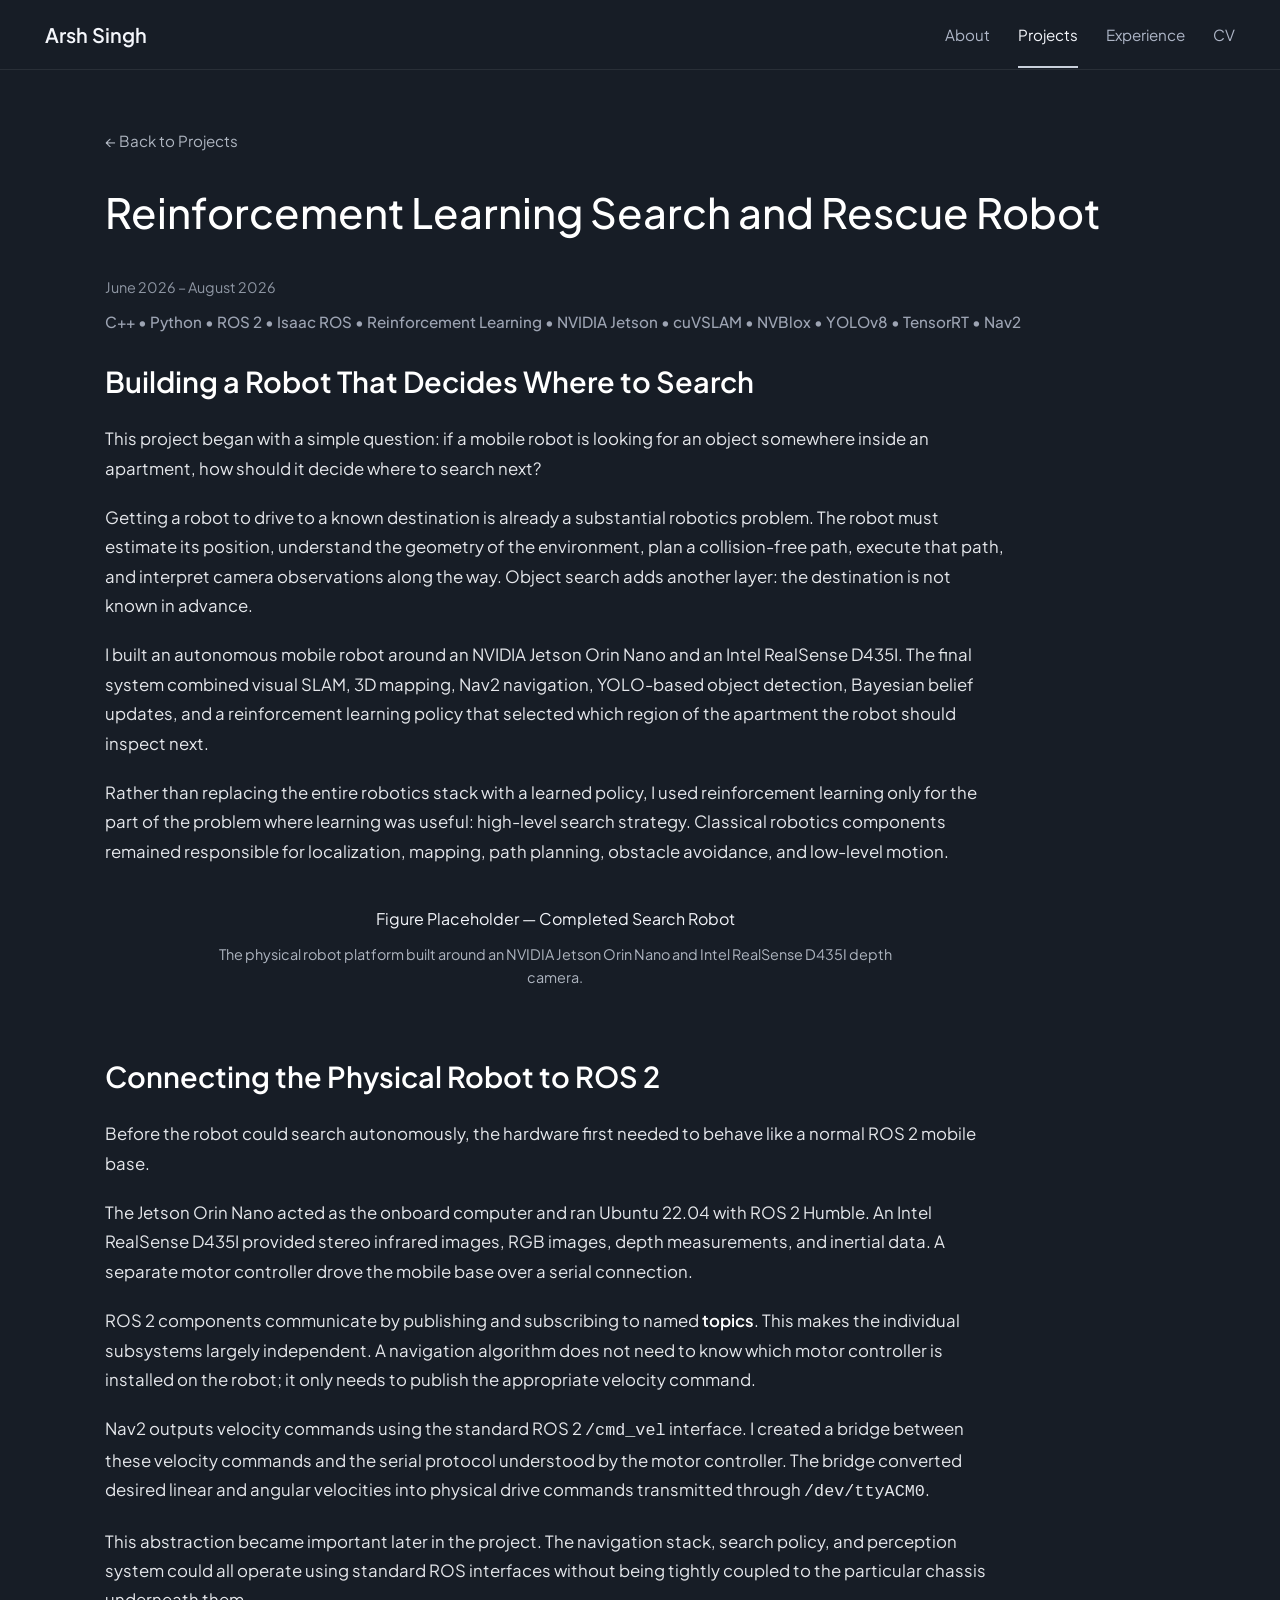
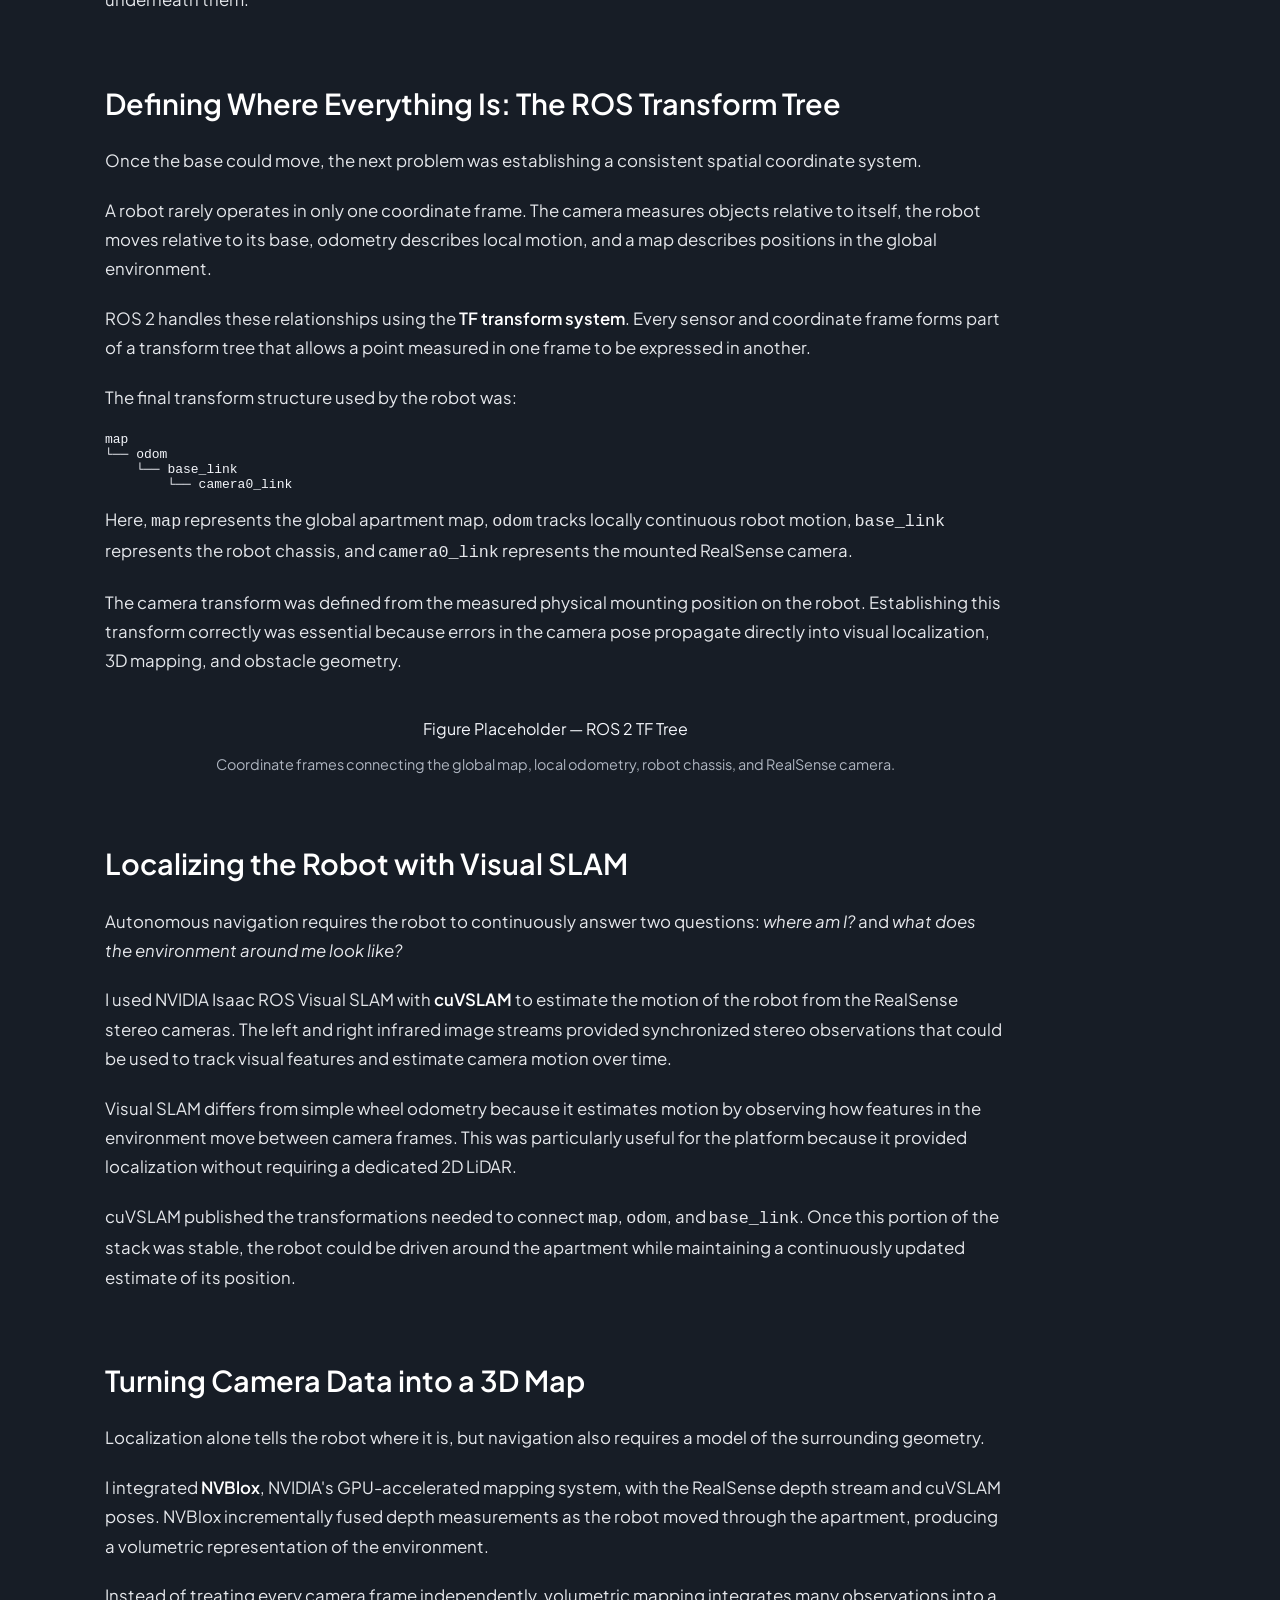
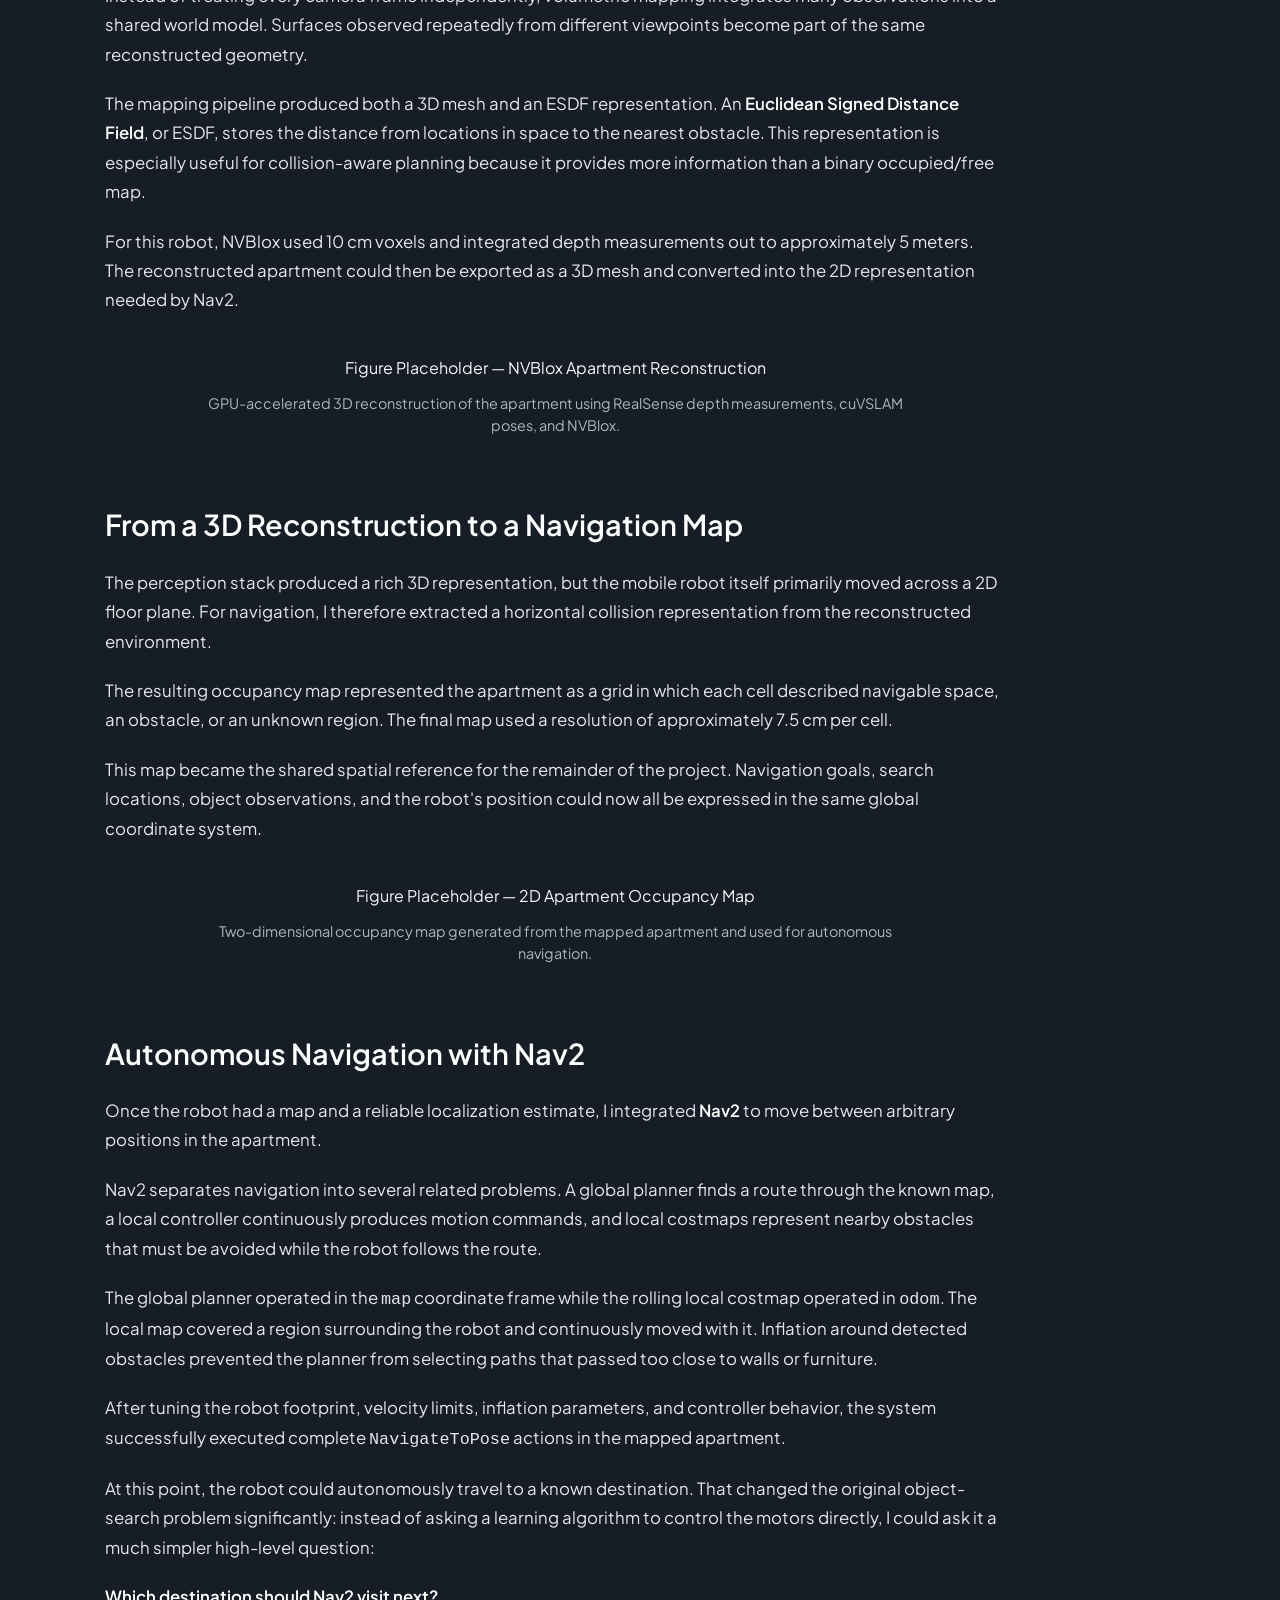
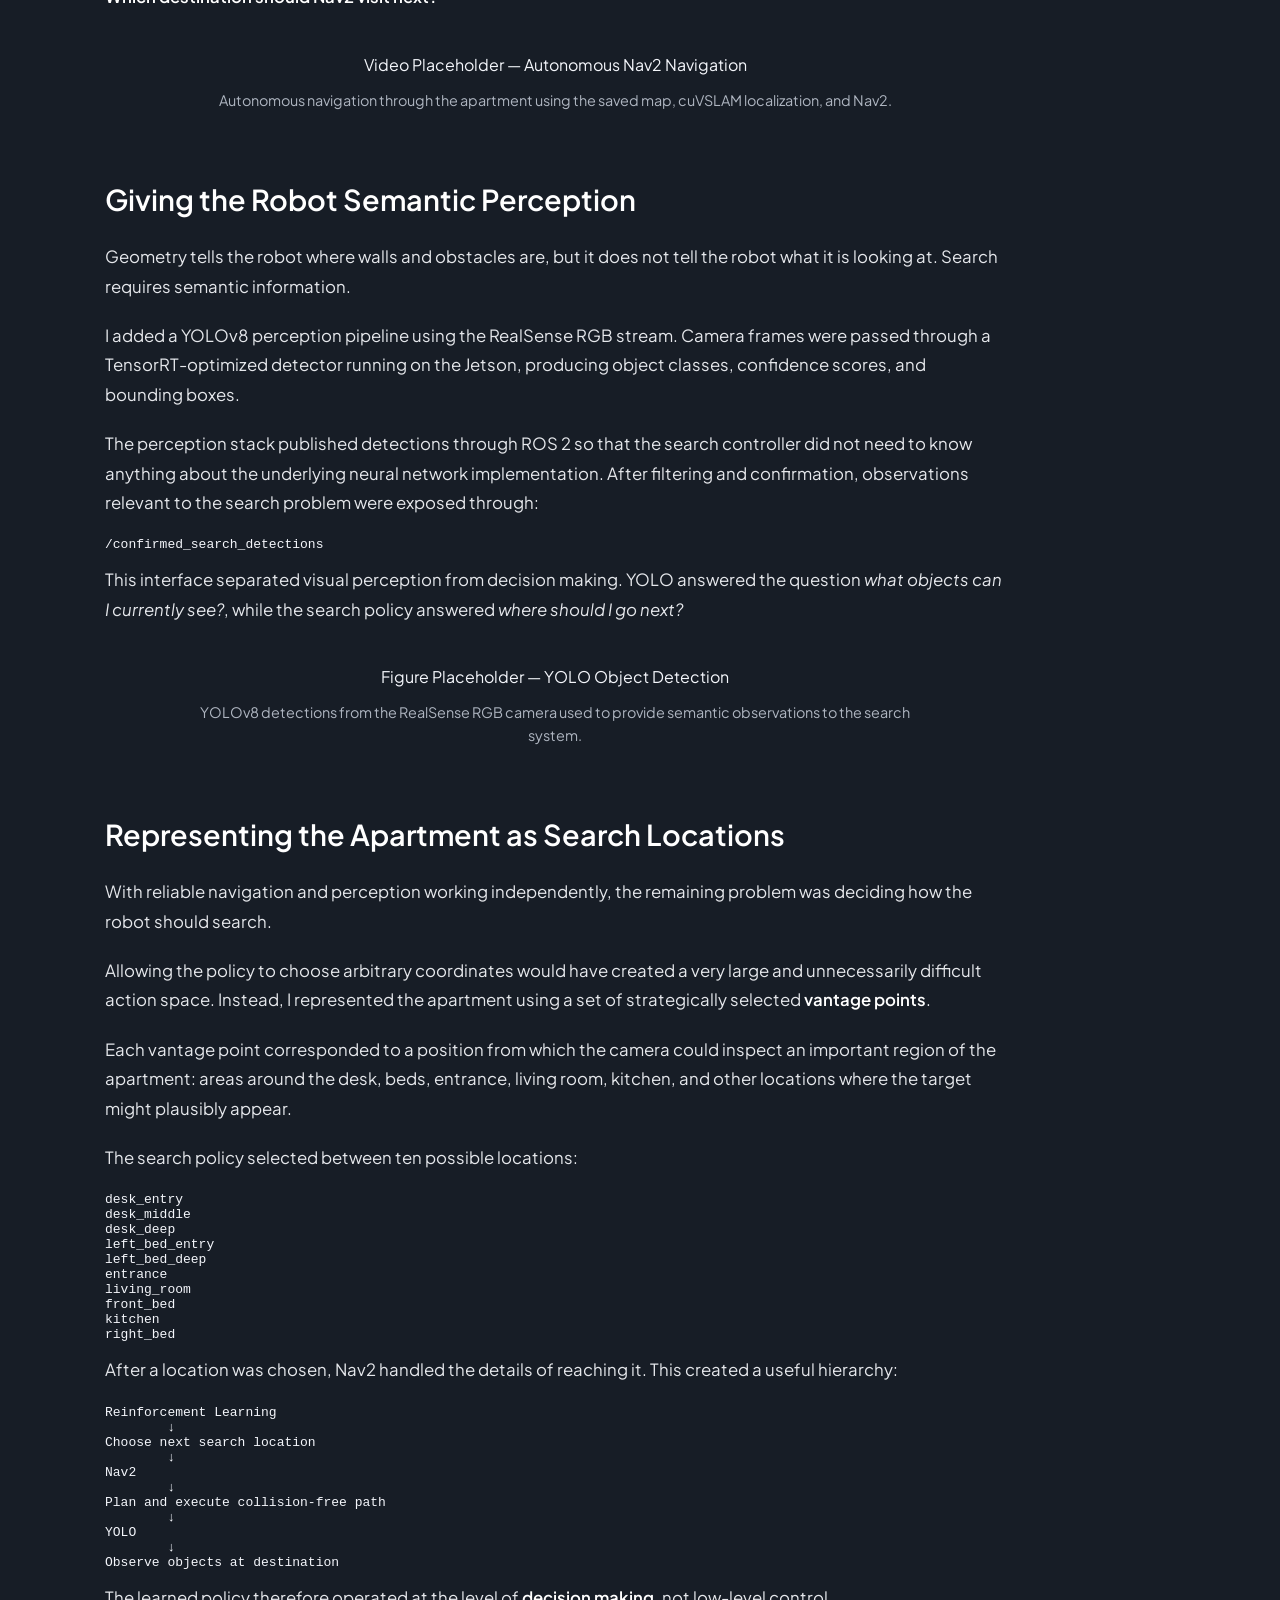
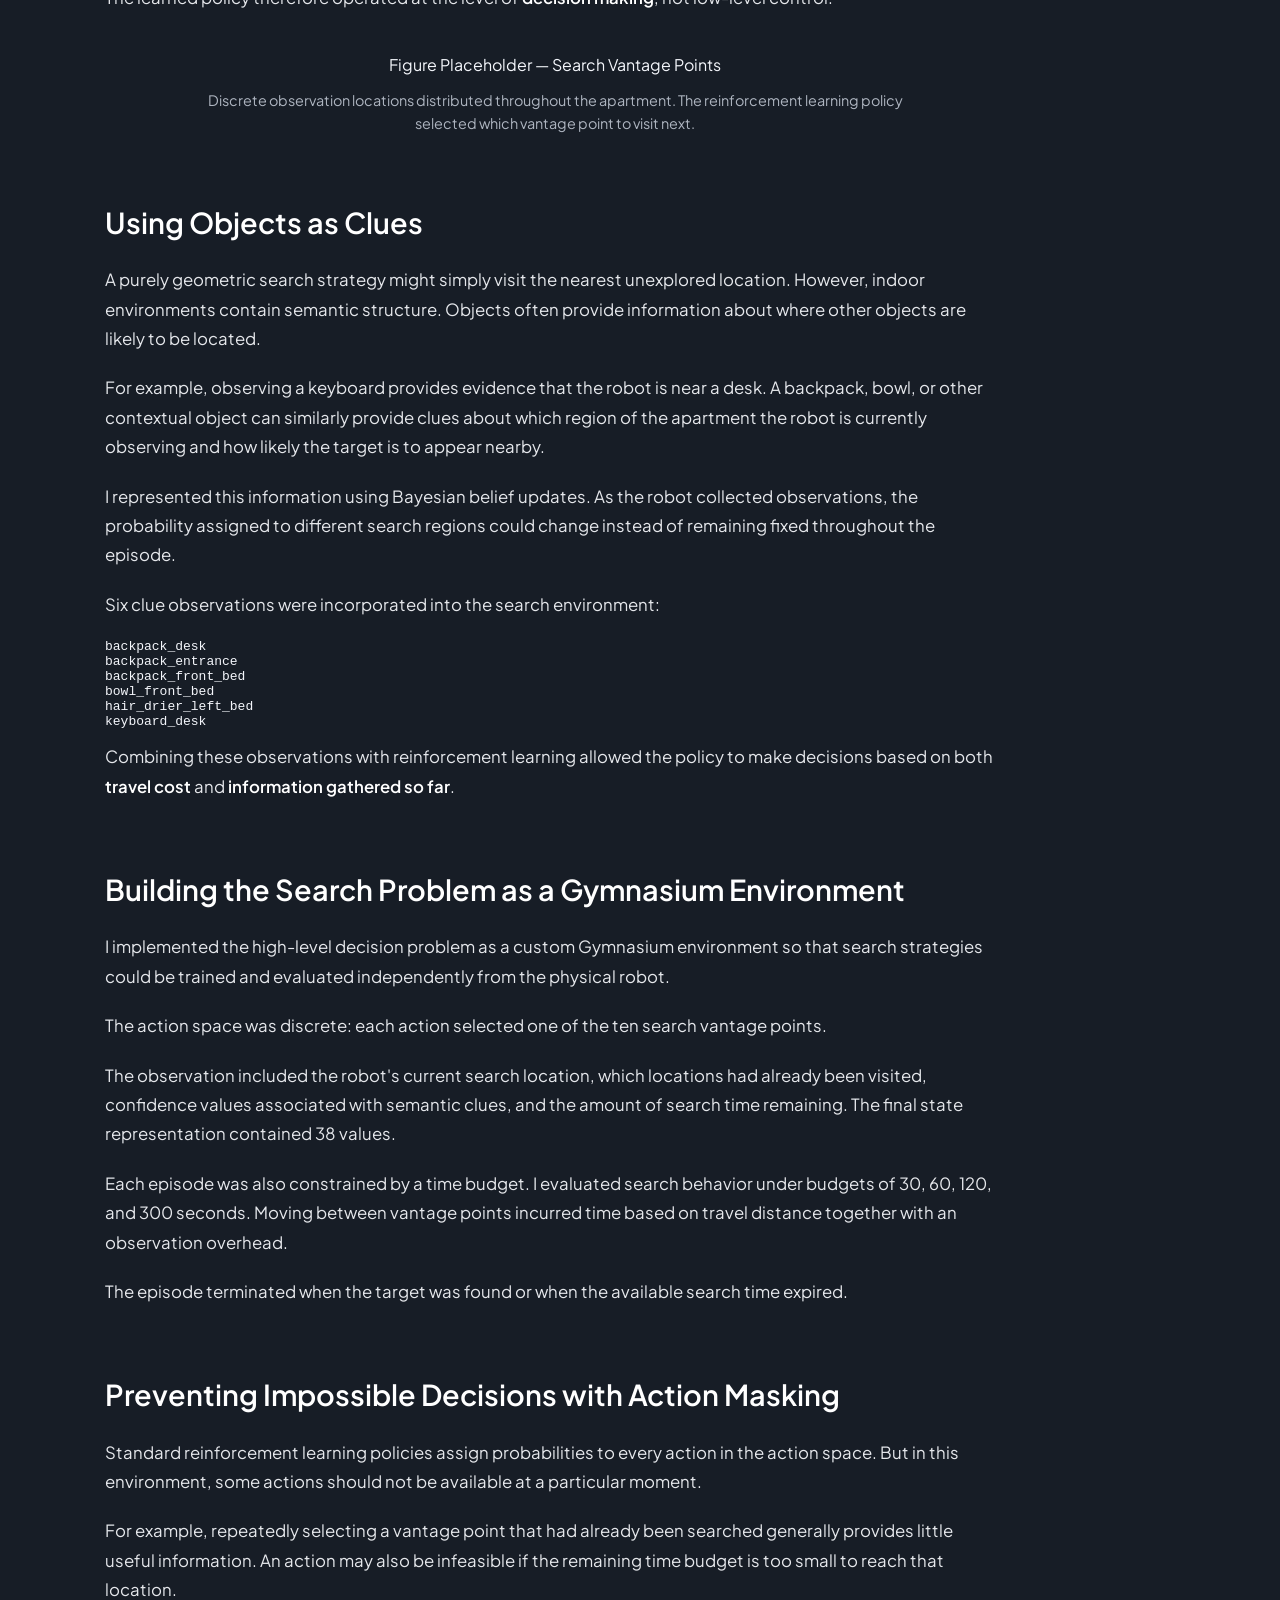
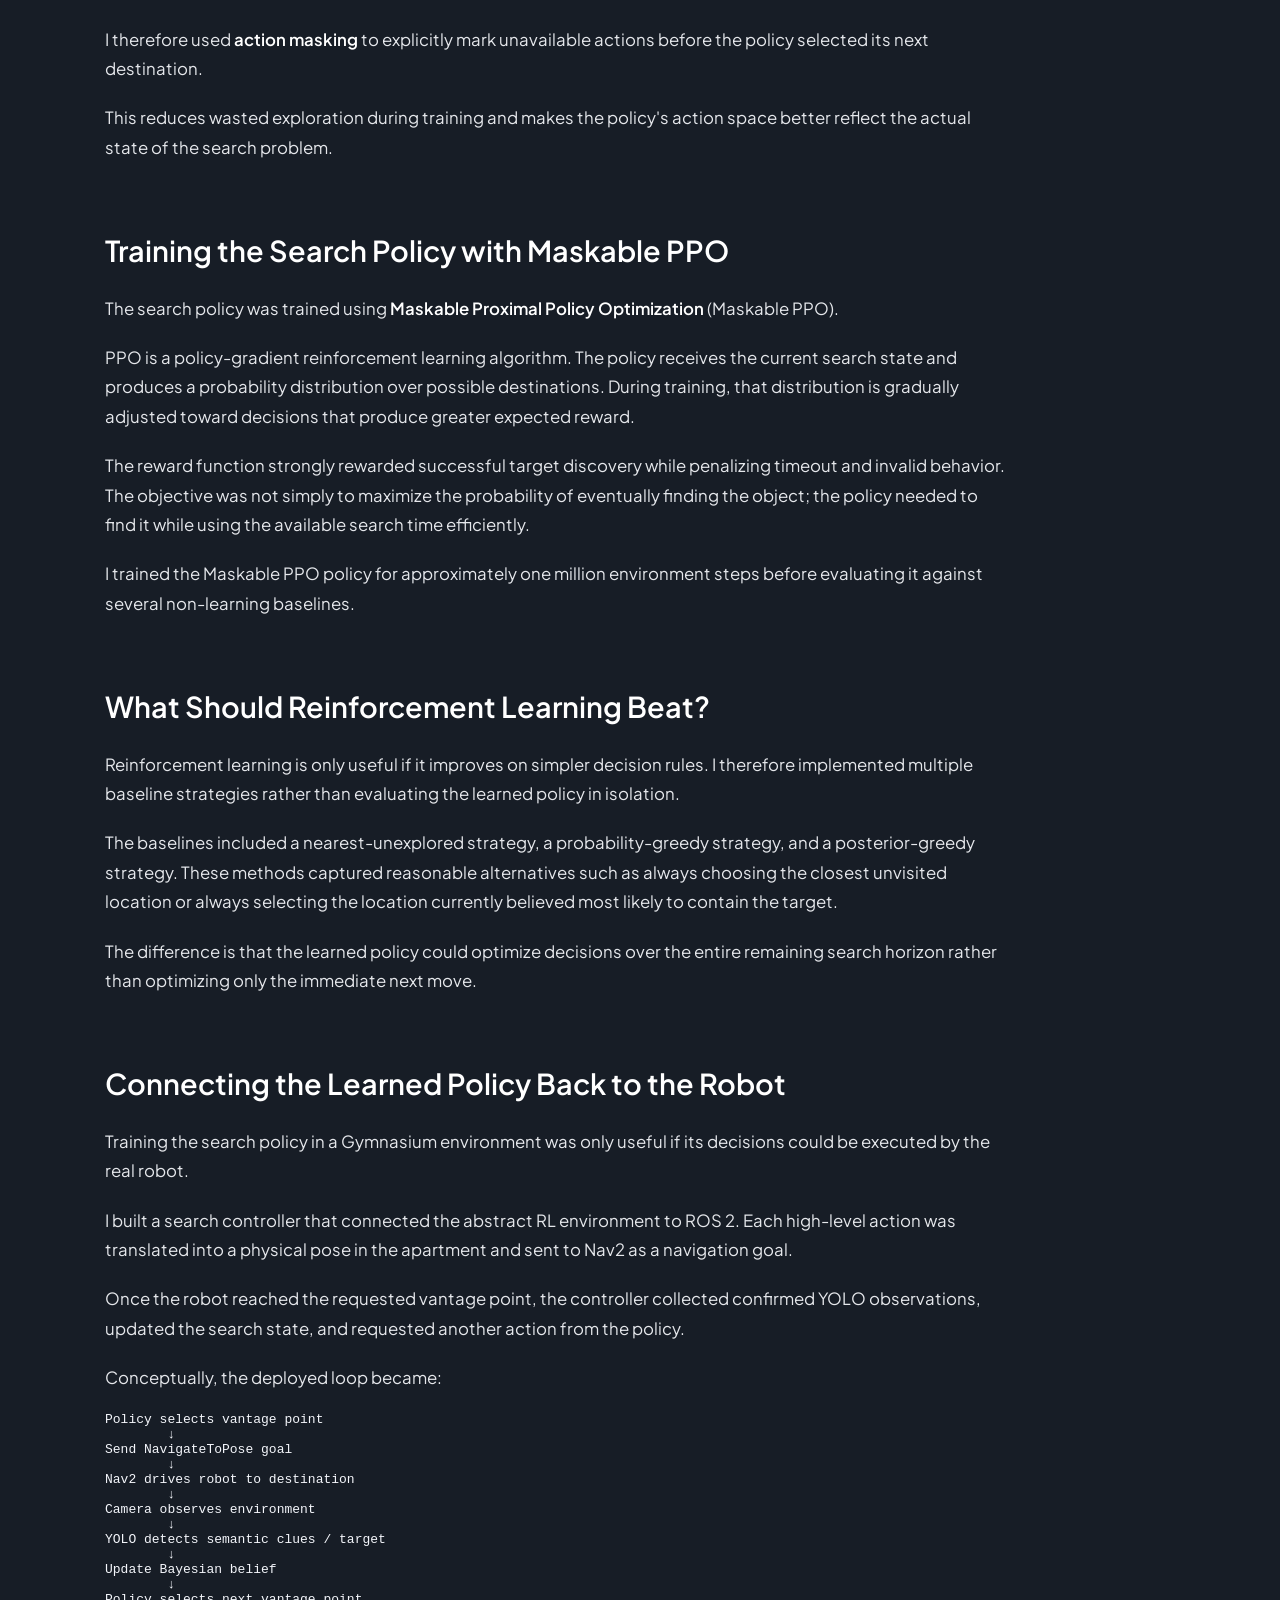
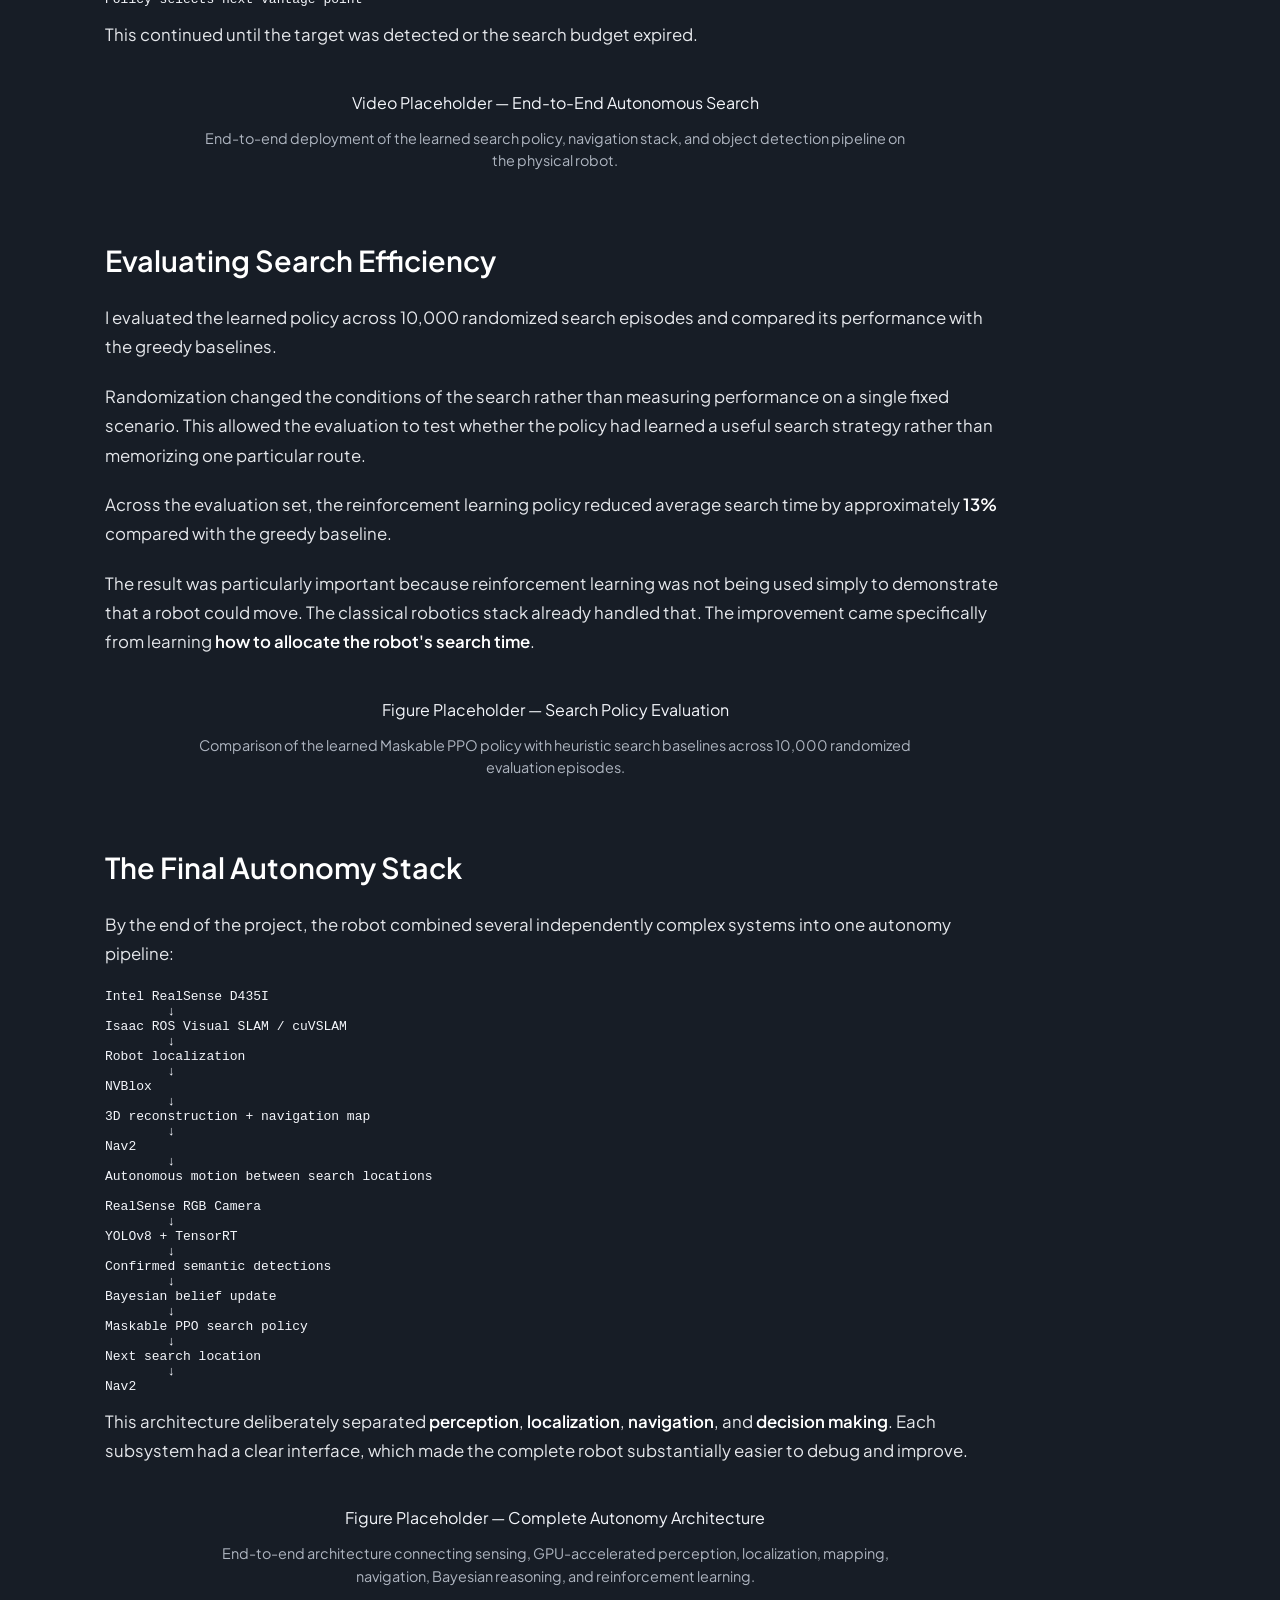
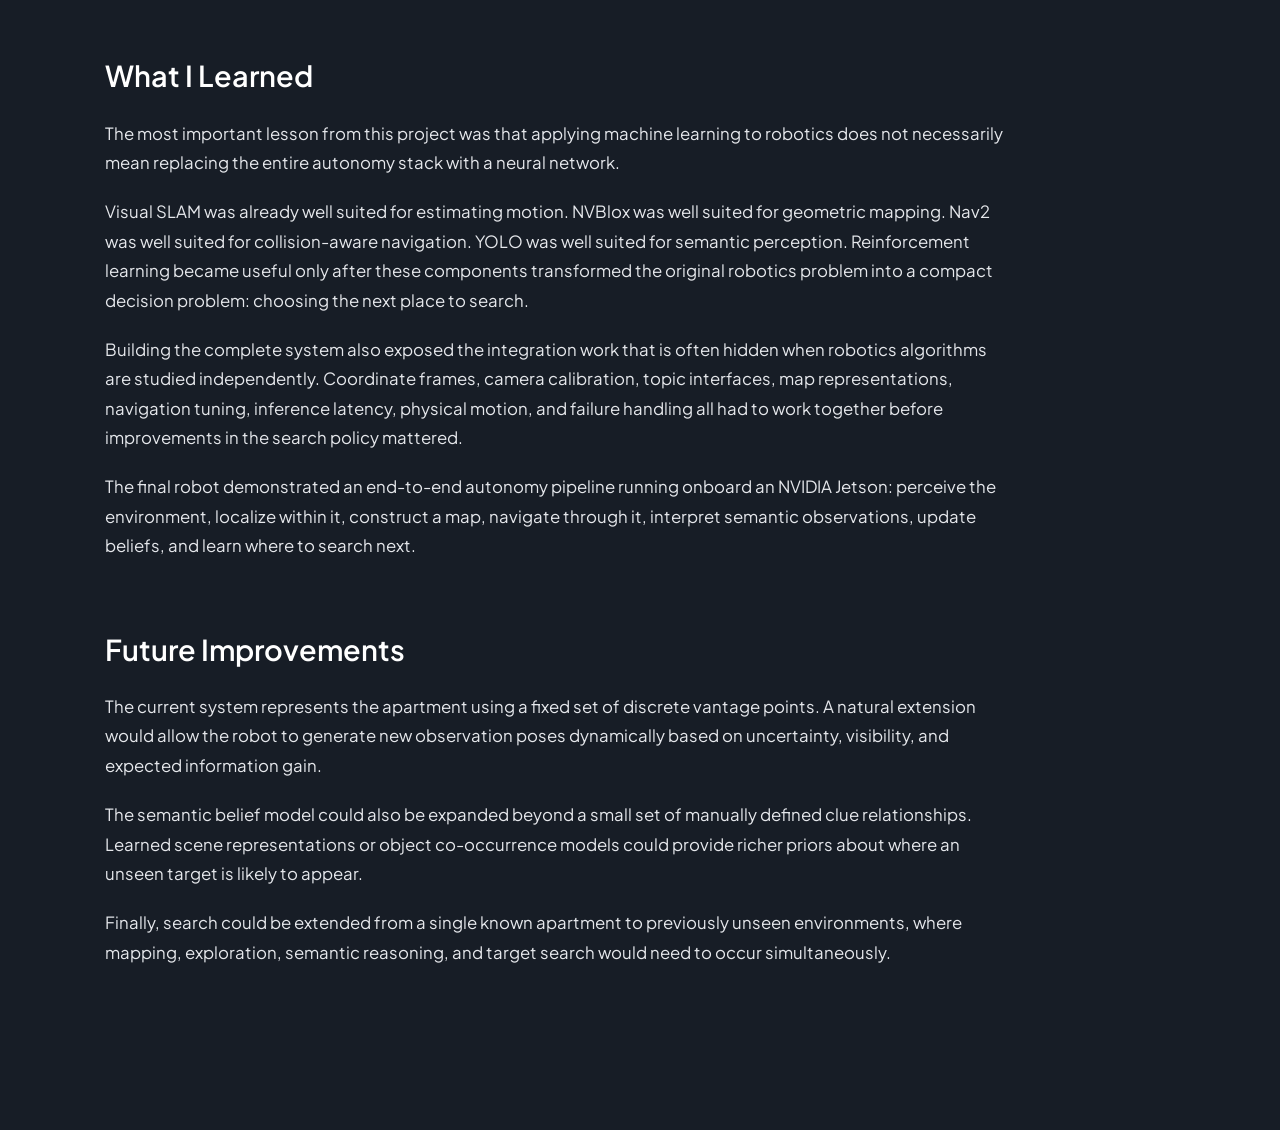
<file: projects/robot.html>
<!DOCTYPE html>
<html lang="en">

<head>
    <meta charset="UTF-8">
    <meta name="viewport" content="width=device-width, initial-scale=1.0">

    <title>Reinforcement Learning Search and Rescue Robot | Arsh Singh</title>

    <link rel="stylesheet" href="../style.css">
</head>

<body>

    <nav class="navbar">

        <div class="nav-name">
            <a href="../index.html">Arsh Singh</a>
        </div>

        <div class="nav-links">
            <a href="../index.html">About</a>
            <a class="active" href="../projects.html">Projects</a>
            <a href="../experience.html">Experience</a>
            <a href="../cv.pdf" target="_blank">CV</a>
        </div>

    </nav>


    <main class="page-container">

        <a href="../projects.html" class="back-link">
            ← Back to Projects
        </a>


        <h1 class="page-title">
            Reinforcement Learning Search and Rescue Robot
        </h1>

        <p class="date">
            June 2026 – August 2026
        </p>

        <p class="project-tech">
            C++ • Python • ROS 2 • Isaac ROS • Reinforcement Learning •
            NVIDIA Jetson • cuVSLAM • NVBlox • YOLOv8 • TensorRT • Nav2
        </p>


        <!-- =========================================================
             OVERVIEW
             ========================================================= -->

        <section class="detail-section">

            <h2>Building a Robot That Decides Where to Search</h2>

            <p>
                This project began with a simple question: if a mobile robot is
                looking for an object somewhere inside an apartment, how should
                it decide where to search next?
            </p>

            <p>
                Getting a robot to drive to a known destination is already a
                substantial robotics problem. The robot must estimate its
                position, understand the geometry of the environment, plan a
                collision-free path, execute that path, and interpret camera
                observations along the way. Object search adds another layer:
                the destination is not known in advance.
            </p>

            <p>
                I built an autonomous mobile robot around an NVIDIA Jetson Orin
                Nano and an Intel RealSense D435I. The final system combined
                visual SLAM, 3D mapping, Nav2 navigation, YOLO-based object
                detection, Bayesian belief updates, and a reinforcement
                learning policy that selected which region of the apartment
                the robot should inspect next.
            </p>

            <p>
                Rather than replacing the entire robotics stack with a learned
                policy, I used reinforcement learning only for the part of the
                problem where learning was useful: high-level search strategy.
                Classical robotics components remained responsible for
                localization, mapping, path planning, obstacle avoidance, and
                low-level motion.
            </p>


            <!-- FIGURE PLACEHOLDER
                 Suggested figure:
                 Photograph of the completed robot showing the Jetson,
                 RealSense camera, chassis, and motor controller.
            -->

            <figure class="project-figure figure-placeholder">
                <div class="figure-placeholder-content">
                    Figure Placeholder — Completed Search Robot
                </div>

                <figcaption>
                    The physical robot platform built around an NVIDIA Jetson
                    Orin Nano and Intel RealSense D435I depth camera.
                </figcaption>
            </figure>

        </section>


        <!-- =========================================================
             HARDWARE / ROS 2 BRINGUP
             ========================================================= -->

        <section class="detail-section">

            <h2>Connecting the Physical Robot to ROS 2</h2>

            <p>
                Before the robot could search autonomously, the hardware first
                needed to behave like a normal ROS 2 mobile base.
            </p>

            <p>
                The Jetson Orin Nano acted as the onboard computer and ran
                Ubuntu 22.04 with ROS 2 Humble. An Intel RealSense D435I
                provided stereo infrared images, RGB images, depth
                measurements, and inertial data. A separate motor controller
                drove the mobile base over a serial connection.
            </p>

            <p>
                ROS 2 components communicate by publishing and subscribing to
                named <strong>topics</strong>. This makes the individual
                subsystems largely independent. A navigation algorithm does
                not need to know which motor controller is installed on the
                robot; it only needs to publish the appropriate velocity
                command.
            </p>

            <p>
                Nav2 outputs velocity commands using the standard ROS 2
                <code>/cmd_vel</code> interface. I created a bridge between
                these velocity commands and the serial protocol understood by
                the motor controller. The bridge converted desired linear and
                angular velocities into physical drive commands transmitted
                through <code>/dev/ttyACM0</code>.
            </p>

            <p>
                This abstraction became important later in the project. The
                navigation stack, search policy, and perception system could
                all operate using standard ROS interfaces without being
                tightly coupled to the particular chassis underneath them.
            </p>

        </section>


        <!-- =========================================================
             TF
             ========================================================= -->

        <section class="detail-section">

            <h2>Defining Where Everything Is: The ROS Transform Tree</h2>

            <p>
                Once the base could move, the next problem was establishing a
                consistent spatial coordinate system.
            </p>

            <p>
                A robot rarely operates in only one coordinate frame. The
                camera measures objects relative to itself, the robot moves
                relative to its base, odometry describes local motion, and a
                map describes positions in the global environment.
            </p>

            <p>
                ROS 2 handles these relationships using the
                <strong>TF transform system</strong>. Every sensor and
                coordinate frame forms part of a transform tree that allows a
                point measured in one frame to be expressed in another.
            </p>

            <p>
                The final transform structure used by the robot was:
            </p>

            <pre><code>map
└── odom
    └── base_link
        └── camera0_link</code></pre>

            <p>
                Here, <code>map</code> represents the global apartment map,
                <code>odom</code> tracks locally continuous robot motion,
                <code>base_link</code> represents the robot chassis, and
                <code>camera0_link</code> represents the mounted RealSense
                camera.
            </p>

            <p>
                The camera transform was defined from the measured physical
                mounting position on the robot. Establishing this transform
                correctly was essential because errors in the camera pose
                propagate directly into visual localization, 3D mapping, and
                obstacle geometry.
            </p>


            <!-- FIGURE PLACEHOLDER
                 Suggested figure:
                 TF tree diagram or RViz screenshot displaying
                 map -> odom -> base_link -> camera0_link.
            -->

            <figure class="project-figure figure-placeholder">
                <div class="figure-placeholder-content">
                    Figure Placeholder — ROS 2 TF Tree
                </div>

                <figcaption>
                    Coordinate frames connecting the global map, local odometry,
                    robot chassis, and RealSense camera.
                </figcaption>
            </figure>

        </section>


        <!-- =========================================================
             VISUAL SLAM
             ========================================================= -->

        <section class="detail-section">

            <h2>Localizing the Robot with Visual SLAM</h2>

            <p>
                Autonomous navigation requires the robot to continuously answer
                two questions: <em>where am I?</em> and <em>what does the
                environment around me look like?</em>
            </p>

            <p>
                I used NVIDIA Isaac ROS Visual SLAM with
                <strong>cuVSLAM</strong> to estimate the motion of the robot
                from the RealSense stereo cameras. The left and right infrared
                image streams provided synchronized stereo observations that
                could be used to track visual features and estimate camera
                motion over time.
            </p>

            <p>
                Visual SLAM differs from simple wheel odometry because it
                estimates motion by observing how features in the environment
                move between camera frames. This was particularly useful for
                the platform because it provided localization without requiring
                a dedicated 2D LiDAR.
            </p>

            <p>
                cuVSLAM published the transformations needed to connect
                <code>map</code>, <code>odom</code>, and
                <code>base_link</code>. Once this portion of the stack was
                stable, the robot could be driven around the apartment while
                maintaining a continuously updated estimate of its position.
            </p>

        </section>


        <!-- =========================================================
             NVBLOX
             ========================================================= -->

        <section class="detail-section">

            <h2>Turning Camera Data into a 3D Map</h2>

            <p>
                Localization alone tells the robot where it is, but navigation
                also requires a model of the surrounding geometry.
            </p>

            <p>
                I integrated <strong>NVBlox</strong>, NVIDIA's GPU-accelerated
                mapping system, with the RealSense depth stream and cuVSLAM
                poses. NVBlox incrementally fused depth measurements as the
                robot moved through the apartment, producing a volumetric
                representation of the environment.
            </p>

            <p>
                Instead of treating every camera frame independently, volumetric
                mapping integrates many observations into a shared world model.
                Surfaces observed repeatedly from different viewpoints become
                part of the same reconstructed geometry.
            </p>

            <p>
                The mapping pipeline produced both a 3D mesh and an ESDF
                representation. An <strong>Euclidean Signed Distance
                Field</strong>, or ESDF, stores the distance from locations in
                space to the nearest obstacle. This representation is
                especially useful for collision-aware planning because it
                provides more information than a binary occupied/free map.
            </p>

            <p>
                For this robot, NVBlox used 10 cm voxels and integrated depth
                measurements out to approximately 5 meters. The reconstructed
                apartment could then be exported as a 3D mesh and converted
                into the 2D representation needed by Nav2.
            </p>


            <!-- FIGURE PLACEHOLDER
                 Suggested figure:
                 RViz screenshot showing the robot, cuVSLAM trajectory,
                 NVBlox mesh, and reconstructed apartment.
            -->

            <figure class="project-figure figure-placeholder">
                <div class="figure-placeholder-content">
                    Figure Placeholder — NVBlox Apartment Reconstruction
                </div>

                <figcaption>
                    GPU-accelerated 3D reconstruction of the apartment using
                    RealSense depth measurements, cuVSLAM poses, and NVBlox.
                </figcaption>
            </figure>

        </section>


        <!-- =========================================================
             2D MAP
             ========================================================= -->

        <section class="detail-section">

            <h2>From a 3D Reconstruction to a Navigation Map</h2>

            <p>
                The perception stack produced a rich 3D representation, but
                the mobile robot itself primarily moved across a 2D floor
                plane. For navigation, I therefore extracted a horizontal
                collision representation from the reconstructed environment.
            </p>

            <p>
                The resulting occupancy map represented the apartment as a
                grid in which each cell described navigable space, an obstacle,
                or an unknown region. The final map used a resolution of
                approximately 7.5 cm per cell.
            </p>

            <p>
                This map became the shared spatial reference for the remainder
                of the project. Navigation goals, search locations, object
                observations, and the robot's position could now all be
                expressed in the same global coordinate system.
            </p>


            <!-- FIGURE PLACEHOLDER
                 Suggested figure:
                 The apartment_2d_map occupancy grid with important rooms
                 labeled.
            -->

            <figure class="project-figure figure-placeholder">
                <div class="figure-placeholder-content">
                    Figure Placeholder — 2D Apartment Occupancy Map
                </div>

                <figcaption>
                    Two-dimensional occupancy map generated from the mapped
                    apartment and used for autonomous navigation.
                </figcaption>
            </figure>

        </section>


        <!-- =========================================================
             NAV2
             ========================================================= -->

        <section class="detail-section">

            <h2>Autonomous Navigation with Nav2</h2>

            <p>
                Once the robot had a map and a reliable localization estimate,
                I integrated <strong>Nav2</strong> to move between arbitrary
                positions in the apartment.
            </p>

            <p>
                Nav2 separates navigation into several related problems. A
                global planner finds a route through the known map, a local
                controller continuously produces motion commands, and local
                costmaps represent nearby obstacles that must be avoided while
                the robot follows the route.
            </p>

            <p>
                The global planner operated in the
                <code>map</code> coordinate frame while the rolling local
                costmap operated in <code>odom</code>. The local map covered a
                region surrounding the robot and continuously moved with it.
                Inflation around detected obstacles prevented the planner from
                selecting paths that passed too close to walls or furniture.
            </p>

            <p>
                After tuning the robot footprint, velocity limits, inflation
                parameters, and controller behavior, the system successfully
                executed complete <code>NavigateToPose</code> actions in the
                mapped apartment.
            </p>

            <p>
                At this point, the robot could autonomously travel to a known
                destination. That changed the original object-search problem
                significantly: instead of asking a learning algorithm to
                control the motors directly, I could ask it a much simpler
                high-level question:
            </p>

            <p>
                <strong>Which destination should Nav2 visit next?</strong>
            </p>


            <!-- VIDEO PLACEHOLDER
                 Suggested video:
                 Robot autonomously navigating between two locations with
                 RViz/Nav2 visible next to physical robot footage.
            -->

            <figure class="project-figure figure-placeholder">
                <div class="figure-placeholder-content">
                    Video Placeholder — Autonomous Nav2 Navigation
                </div>

                <figcaption>
                    Autonomous navigation through the apartment using the
                    saved map, cuVSLAM localization, and Nav2.
                </figcaption>
            </figure>

        </section>


        <!-- =========================================================
             YOLO
             ========================================================= -->

        <section class="detail-section">

            <h2>Giving the Robot Semantic Perception</h2>

            <p>
                Geometry tells the robot where walls and obstacles are, but it
                does not tell the robot what it is looking at. Search requires
                semantic information.
            </p>

            <p>
                I added a YOLOv8 perception pipeline using the RealSense RGB
                stream. Camera frames were passed through a TensorRT-optimized
                detector running on the Jetson, producing object classes,
                confidence scores, and bounding boxes.
            </p>

            <p>
                The perception stack published detections through ROS 2 so that
                the search controller did not need to know anything about the
                underlying neural network implementation. After filtering and
                confirmation, observations relevant to the search problem were
                exposed through:
            </p>

            <pre><code>/confirmed_search_detections</code></pre>

            <p>
                This interface separated visual perception from decision
                making. YOLO answered the question
                <em>what objects can I currently see?</em>, while the search
                policy answered <em>where should I go next?</em>
            </p>


            <!-- FIGURE PLACEHOLDER
                 Suggested figure:
                 RealSense RGB image with YOLO bounding boxes and class labels.
            -->

            <figure class="project-figure figure-placeholder">
                <div class="figure-placeholder-content">
                    Figure Placeholder — YOLO Object Detection
                </div>

                <figcaption>
                    YOLOv8 detections from the RealSense RGB camera used to
                    provide semantic observations to the search system.
                </figcaption>
            </figure>

        </section>


        <!-- =========================================================
             SEARCH FORMULATION
             ========================================================= -->

        <section class="detail-section">

            <h2>Representing the Apartment as Search Locations</h2>

            <p>
                With reliable navigation and perception working independently,
                the remaining problem was deciding how the robot should search.
            </p>

            <p>
                Allowing the policy to choose arbitrary coordinates would have
                created a very large and unnecessarily difficult action space.
                Instead, I represented the apartment using a set of
                strategically selected <strong>vantage points</strong>.
            </p>

            <p>
                Each vantage point corresponded to a position from which the
                camera could inspect an important region of the apartment:
                areas around the desk, beds, entrance, living room, kitchen,
                and other locations where the target might plausibly appear.
            </p>

            <p>
                The search policy selected between ten possible locations:
            </p>

            <pre><code>desk_entry
desk_middle
desk_deep
left_bed_entry
left_bed_deep
entrance
living_room
front_bed
kitchen
right_bed</code></pre>

            <p>
                After a location was chosen, Nav2 handled the details of
                reaching it. This created a useful hierarchy:
            </p>

            <pre><code>Reinforcement Learning
        ↓
Choose next search location
        ↓
Nav2
        ↓
Plan and execute collision-free path
        ↓
YOLO
        ↓
Observe objects at destination</code></pre>

            <p>
                The learned policy therefore operated at the level of
                <strong>decision making</strong>, not low-level control.
            </p>


            <!-- FIGURE PLACEHOLDER
                 Suggested figure:
                 Apartment map with the ten vantage points numbered or labeled.
            -->

            <figure class="project-figure figure-placeholder">
                <div class="figure-placeholder-content">
                    Figure Placeholder — Search Vantage Points
                </div>

                <figcaption>
                    Discrete observation locations distributed throughout the
                    apartment. The reinforcement learning policy selected
                    which vantage point to visit next.
                </figcaption>
            </figure>

        </section>


        <!-- =========================================================
             BAYESIAN REASONING
             ========================================================= -->

        <section class="detail-section">

            <h2>Using Objects as Clues</h2>

            <p>
                A purely geometric search strategy might simply visit the
                nearest unexplored location. However, indoor environments
                contain semantic structure. Objects often provide information
                about where other objects are likely to be located.
            </p>

            <p>
                For example, observing a keyboard provides evidence that the
                robot is near a desk. A backpack, bowl, or other contextual
                object can similarly provide clues about which region of the
                apartment the robot is currently observing and how likely the
                target is to appear nearby.
            </p>

            <p>
                I represented this information using Bayesian belief updates.
                As the robot collected observations, the probability assigned
                to different search regions could change instead of remaining
                fixed throughout the episode.
            </p>

            <p>
                Six clue observations were incorporated into the search
                environment:
            </p>

            <pre><code>backpack_desk
backpack_entrance
backpack_front_bed
bowl_front_bed
hair_drier_left_bed
keyboard_desk</code></pre>

            <p>
                Combining these observations with reinforcement learning
                allowed the policy to make decisions based on both
                <strong>travel cost</strong> and
                <strong>information gathered so far</strong>.
            </p>

        </section>


        <!-- =========================================================
             RL ENVIRONMENT
             ========================================================= -->

        <section class="detail-section">

            <h2>Building the Search Problem as a Gymnasium Environment</h2>

            <p>
                I implemented the high-level decision problem as a custom
                Gymnasium environment so that search strategies could be
                trained and evaluated independently from the physical robot.
            </p>

            <p>
                The action space was discrete: each action selected one of the
                ten search vantage points.
            </p>

            <p>
                The observation included the robot's current search location,
                which locations had already been visited, confidence values
                associated with semantic clues, and the amount of search time
                remaining. The final state representation contained 38 values.
            </p>

            <p>
                Each episode was also constrained by a time budget. I evaluated
                search behavior under budgets of 30, 60, 120, and 300 seconds.
                Moving between vantage points incurred time based on travel
                distance together with an observation overhead.
            </p>

            <p>
                The episode terminated when the target was found or when the
                available search time expired.
            </p>

        </section>


        <!-- =========================================================
             ACTION MASKING
             ========================================================= -->

        <section class="detail-section">

            <h2>Preventing Impossible Decisions with Action Masking</h2>

            <p>
                Standard reinforcement learning policies assign probabilities
                to every action in the action space. But in this environment,
                some actions should not be available at a particular moment.
            </p>

            <p>
                For example, repeatedly selecting a vantage point that had
                already been searched generally provides little useful
                information. An action may also be infeasible if the remaining
                time budget is too small to reach that location.
            </p>

            <p>
                I therefore used <strong>action masking</strong> to explicitly
                mark unavailable actions before the policy selected its next
                destination.
            </p>

            <p>
                This reduces wasted exploration during training and makes the
                policy's action space better reflect the actual state of the
                search problem.
            </p>

        </section>


        <!-- =========================================================
             PPO
             ========================================================= -->

        <section class="detail-section">

            <h2>Training the Search Policy with Maskable PPO</h2>

            <p>
                The search policy was trained using
                <strong>Maskable Proximal Policy Optimization</strong>
                (Maskable PPO).
            </p>

            <p>
                PPO is a policy-gradient reinforcement learning algorithm. The
                policy receives the current search state and produces a
                probability distribution over possible destinations. During
                training, that distribution is gradually adjusted toward
                decisions that produce greater expected reward.
            </p>

            <p>
                The reward function strongly rewarded successful target
                discovery while penalizing timeout and invalid behavior. The
                objective was not simply to maximize the probability of
                eventually finding the object; the policy needed to find it
                while using the available search time efficiently.
            </p>

            <p>
                I trained the Maskable PPO policy for approximately one million
                environment steps before evaluating it against several
                non-learning baselines.
            </p>

        </section>


        <!-- =========================================================
             BASELINES
             ========================================================= -->

        <section class="detail-section">

            <h2>What Should Reinforcement Learning Beat?</h2>

            <p>
                Reinforcement learning is only useful if it improves on simpler
                decision rules. I therefore implemented multiple baseline
                strategies rather than evaluating the learned policy in
                isolation.
            </p>

            <p>
                The baselines included a nearest-unexplored strategy, a
                probability-greedy strategy, and a posterior-greedy strategy.
                These methods captured reasonable alternatives such as always
                choosing the closest unvisited location or always selecting
                the location currently believed most likely to contain the
                target.
            </p>

            <p>
                The difference is that the learned policy could optimize
                decisions over the entire remaining search horizon rather than
                optimizing only the immediate next move.
            </p>

        </section>


        <!-- =========================================================
             PHYSICAL DEPLOYMENT
             ========================================================= -->

        <section class="detail-section">

            <h2>Connecting the Learned Policy Back to the Robot</h2>

            <p>
                Training the search policy in a Gymnasium environment was only
                useful if its decisions could be executed by the real robot.
            </p>

            <p>
                I built a search controller that connected the abstract RL
                environment to ROS 2. Each high-level action was translated
                into a physical pose in the apartment and sent to Nav2 as a
                navigation goal.
            </p>

            <p>
                Once the robot reached the requested vantage point, the
                controller collected confirmed YOLO observations, updated the
                search state, and requested another action from the policy.
            </p>

            <p>
                Conceptually, the deployed loop became:
            </p>

            <pre><code>Policy selects vantage point
        ↓
Send NavigateToPose goal
        ↓
Nav2 drives robot to destination
        ↓
Camera observes environment
        ↓
YOLO detects semantic clues / target
        ↓
Update Bayesian belief
        ↓
Policy selects next vantage point</code></pre>

            <p>
                This continued until the target was detected or the search
                budget expired.
            </p>


            <!-- VIDEO PLACEHOLDER
                 Suggested video:
                 Full search run:
                 robot drives to multiple vantage points,
                 YOLO detects clues,
                 target is eventually found.
            -->

            <figure class="project-figure figure-placeholder">
                <div class="figure-placeholder-content">
                    Video Placeholder — End-to-End Autonomous Search
                </div>

                <figcaption>
                    End-to-end deployment of the learned search policy,
                    navigation stack, and object detection pipeline on the
                    physical robot.
                </figcaption>
            </figure>

        </section>


        <!-- =========================================================
             EVALUATION
             ========================================================= -->

        <section class="detail-section">

            <h2>Evaluating Search Efficiency</h2>

            <p>
                I evaluated the learned policy across 10,000 randomized search
                episodes and compared its performance with the greedy
                baselines.
            </p>

            <p>
                Randomization changed the conditions of the search rather than
                measuring performance on a single fixed scenario. This allowed
                the evaluation to test whether the policy had learned a useful
                search strategy rather than memorizing one particular route.
            </p>

            <p>
                Across the evaluation set, the reinforcement learning policy
                reduced average search time by approximately
                <strong>13%</strong> compared with the greedy baseline.
            </p>

            <p>
                The result was particularly important because reinforcement
                learning was not being used simply to demonstrate that a robot
                could move. The classical robotics stack already handled that.
                The improvement came specifically from learning
                <strong>how to allocate the robot's search time</strong>.
            </p>


            <!-- FIGURE PLACEHOLDER
                 Suggested figure:
                 Bar plot:
                 Nearest unexplored
                 Probability greedy
                 Posterior greedy
                 Maskable PPO

                 Show average search time and/or success rate.
            -->

            <figure class="project-figure figure-placeholder">
                <div class="figure-placeholder-content">
                    Figure Placeholder — Search Policy Evaluation
                </div>

                <figcaption>
                    Comparison of the learned Maskable PPO policy with
                    heuristic search baselines across 10,000 randomized
                    evaluation episodes.
                </figcaption>
            </figure>

        </section>


        <!-- =========================================================
             ARCHITECTURE
             ========================================================= -->

        <section class="detail-section">

            <h2>The Final Autonomy Stack</h2>

            <p>
                By the end of the project, the robot combined several
                independently complex systems into one autonomy pipeline:
            </p>

            <pre><code>Intel RealSense D435I
        ↓
Isaac ROS Visual SLAM / cuVSLAM
        ↓
Robot localization
        ↓
NVBlox
        ↓
3D reconstruction + navigation map
        ↓
Nav2
        ↓
Autonomous motion between search locations

RealSense RGB Camera
        ↓
YOLOv8 + TensorRT
        ↓
Confirmed semantic detections
        ↓
Bayesian belief update
        ↓
Maskable PPO search policy
        ↓
Next search location
        ↓
Nav2</code></pre>

            <p>
                This architecture deliberately separated
                <strong>perception</strong>,
                <strong>localization</strong>,
                <strong>navigation</strong>, and
                <strong>decision making</strong>. Each subsystem had a clear
                interface, which made the complete robot substantially easier
                to debug and improve.
            </p>


            <!-- FIGURE PLACEHOLDER
                 Suggested figure:
                 Polished system architecture diagram showing:
                 RealSense -> cuVSLAM/NVBlox
                 RealSense RGB -> YOLO
                 both feeding ROS2/search controller
                 PPO -> Nav2 -> cmd_vel -> motor controller.
            -->

            <figure class="project-figure figure-placeholder">
                <div class="figure-placeholder-content">
                    Figure Placeholder — Complete Autonomy Architecture
                </div>

                <figcaption>
                    End-to-end architecture connecting sensing, GPU-accelerated
                    perception, localization, mapping, navigation, Bayesian
                    reasoning, and reinforcement learning.
                </figcaption>
            </figure>

        </section>


        <!-- =========================================================
             TAKEAWAYS
             ========================================================= -->

        <section class="detail-section">

            <h2>What I Learned</h2>

            <p>
                The most important lesson from this project was that applying
                machine learning to robotics does not necessarily mean
                replacing the entire autonomy stack with a neural network.
            </p>

            <p>
                Visual SLAM was already well suited for estimating motion.
                NVBlox was well suited for geometric mapping. Nav2 was well
                suited for collision-aware navigation. YOLO was well suited
                for semantic perception. Reinforcement learning became useful
                only after these components transformed the original robotics
                problem into a compact decision problem: choosing the next
                place to search.
            </p>

            <p>
                Building the complete system also exposed the integration work
                that is often hidden when robotics algorithms are studied
                independently. Coordinate frames, camera calibration, topic
                interfaces, map representations, navigation tuning, inference
                latency, physical motion, and failure handling all had to work
                together before improvements in the search policy mattered.
            </p>

            <p>
                The final robot demonstrated an end-to-end autonomy pipeline
                running onboard an NVIDIA Jetson: perceive the environment,
                localize within it, construct a map, navigate through it,
                interpret semantic observations, update beliefs, and learn
                where to search next.
            </p>

        </section>


        <!-- =========================================================
             FUTURE WORK
             ========================================================= -->

        <section class="detail-section">

            <h2>Future Improvements</h2>

            <p>
                The current system represents the apartment using a fixed set
                of discrete vantage points. A natural extension would allow
                the robot to generate new observation poses dynamically based
                on uncertainty, visibility, and expected information gain.
            </p>

            <p>
                The semantic belief model could also be expanded beyond a
                small set of manually defined clue relationships. Learned
                scene representations or object co-occurrence models could
                provide richer priors about where an unseen target is likely
                to appear.
            </p>

            <p>
                Finally, search could be extended from a single known apartment
                to previously unseen environments, where mapping, exploration,
                semantic reasoning, and target search would need to occur
                simultaneously.
            </p>

        </section>

    </main>

</body>

</html>
</file>
<file: style.css>
/* =========================================================
   GLOBAL
   ========================================================= */
@import url("https://fonts.googleapis.com/css2?family=Plus+Jakarta+Sans:wght@400;500;600;700;800&display=swap");
* {
    box-sizing: border-box;
}
:root {
    --site-bg: #171d26;
    --site-surface: #222731;
    --site-surface-raised: #252a34;
    --site-text: #f4f6fb;
    --site-muted: #aeb6c7;
    --site-subtle: #8f98aa;
    --site-accent: #c9d0db;
}
html {
    scroll-behavior: smooth;
}
body {
    margin: 0;
    font-family: "Plus Jakarta Sans", -apple-system, BlinkMacSystemFont, "Segoe UI", "Helvetica Neue", Helvetica, Arial, sans-serif;
    background-color: var(--site-bg);
    color: var(--site-text);
}
a {
    color: inherit;
}
/* =========================================================
   NAVBAR
   ========================================================= */
.navbar {
    width: 100%;
    display: flex;
    justify-content: space-between;
    align-items: center;
    padding: 22px 45px;
    border-bottom: 1px solid rgba(255, 255, 255, 0.08);
    background-color: var(--site-bg);
}
.nav-name a {
    text-decoration: none;
    font-size: 1.25rem;
    font-weight: 600;
    color: var(--site-text);
}
.nav-links {
    display: flex;
    align-items: center;
    gap: 28px;
}
.nav-links a {
    position: relative;
    text-decoration: none;
    font-size: 0.95rem;
    color: var(--site-muted);
    transition: color 0.2s ease;
}
.nav-links a::after {
    content: "";
    position: absolute;
    left: 0;
    right: 0;
    bottom: -24px;
    height: 2px;
    background: transparent;
    transition: *background* 0.2s ease;
}
.nav-links a:hover {
    color: var(--site-text);
}
.nav-links a.active {
    color: var(--site-text);
}
.nav-links a.active::after {
    background: var(--site-accent);
}
/* =========================================================
   ABOUT PAGE
   ========================================================= */
.about-container {
    max-width: 1400px;
    margin: 0 auto;
    padding: 32px 48px 52px;
    display: grid;
    grid-template-columns: minmax(320px, 360px) minmax(0, 1fr);
    gap: 28px;
    align-items: start;
}
/* =========================================================
   LEFT PROFILE COLUMN
   ========================================================= */
.profile-column {
    text-align: center;
    padding: 56px 38px 48px;
    background:
        linear-gradient(145deg, rgba(255, 255, 255, 0.035), rgba(255, 255, 255, 0) 48%),
        linear-gradient(160deg, var(--site-surface-raised) 0%, #1b222c 100%);
    border: 1px solid rgba(255, 255, 255, 0.065);
    border-radius: 20px;
    box-shadow:
        inset 0 1px 0 rgba(255, 255, 255, 0.035),
        0 18px 40px rgba(0, 0, 0, 0.28);
}
.profile-photo {
    width: 205px;
    height: 205px;
    object-fit: cover;
    object-position: center;
    border-radius: 50%;
    display: block;
    margin: 8px auto 28px;
    border: 1px solid rgba(201, 208, 219, 0.24);
    box-shadow:
        0 0 0 10px rgba(255, 255, 255, 0.018),
        0 20px 36px rgba(0, 0, 0, 0.24);
}
.profile-name {
    margin: 0;
    font-size: 2rem;
    font-weight: 700;
    line-height: 1.2;
    color: var(--site-text);
}
.profile-subtitle {
    margin: 18px 0 6px;
    font-size: 1.03rem;
    line-height: 1.55;
    color: #c8ced8;
}
.profile-school {
    margin: 0;
    font-size: 1rem;
    line-height: 1.5;
    color: var(--site-muted);
}
/* =========================================================
   PROFILE LINKS
   ========================================================= */
.profile-links {
    display: flex;
    justify-content: center;
    align-items: center;
    gap: 24px;
    margin-top: 34px;
    padding-top: 30px;
    border-top: 1px solid rgba(255, 255, 255, 0.065);
}
.profile-links a {
    display: flex;
    align-items: center;
    justify-content: center;
    width: 54px;
    height: 54px;
    color: #c5cbd5;
    font-size: 1.55rem;
    text-decoration: none;
    background: rgba(255, 255, 255, 0.025);
    border: 1px solid rgba(255, 255, 255, 0.055);
    border-radius: 14px;
    box-shadow:
        inset 0 1px 0 rgba(255, 255, 255, 0.035),
        0 10px 24px rgba(0, 0, 0, 0.18);
    transition:
*background* 0.18s ease,
        border-color 0.18s ease,
        color 0.18s ease,
        transform 0.18s ease;
}
.profile-links a:hover {
    color: #ffffff;
    background: rgba(255, 255, 255, 0.055);
    border-color: rgba(255, 255, 255, 0.09);
    transform: translateY(-2px);
}
/* =========================================================
   RIGHT BIOGRAPHY COLUMN
   ========================================================= */
.biography-column {
    min-width: 0;
    padding: 38px 42px;
    background:
        linear-gradient(145deg, rgba(255, 255, 255, 0.035), rgba(255, 255, 255, 0) 46%),
        linear-gradient(160deg, var(--site-surface-raised) 0%, #1b222c 100%);
    border: 1px solid rgba(255, 255, 255, 0.065);
    border-radius: 20px;
    box-shadow:
        inset 0 1px 0 rgba(255, 255, 255, 0.035),
        0 18px 40px rgba(0, 0, 0, 0.22);
}
.about-eyebrow {
    margin: 3px 0 8px;
    font-size: 0.78rem;
    font-weight: 600;
    letter-spacing: 0.22em;
    line-height: 1.2;
    text-transform: uppercase;
    color: var(--site-muted);
}
.biography-title {
    margin: 0 0 24px;
    font-size: clamp(2.4rem, 3.5vw, 3rem);
    font-weight: 700;
    line-height: 1.1;
    color: var(--site-text);
}
.biography-text {
    max-width: 900px;
    font-size: 1.06rem;
    line-height: 1.72;
    color: #d7dbe2;
}
.biography-text p {
    margin: 0 0 24px;
}
.biography-text strong {
    font-weight: 600;
    color: #f2f3f5;
}
.biography-text a {
    color: #dde1e8;
    text-decoration: none;
}
.biography-text a:hover {
    color: #ffffff;
    text-decoration: underline;
    text-underline-offset: 4px;
}
/* =========================================================
   DETAILS SECTION
   ========================================================= */
.about-details {
    display: grid;
    grid-template-columns: 0.8fr 1.2fr;
    gap: 40px;
    margin-top: 28px;
    padding-top: 28px;
    border-top: 1px solid rgba(255, 255, 255, 0.065);
}
.about-details h2 {
    margin: 0 0 20px;
    font-size: 1.5rem;
    font-weight: 600;
    color: var(--site-muted);
}
/* =========================================================
   INTERESTS
   ========================================================= */
.interests ul {
    margin: 0;
    padding-left: 22px;
}
.interests li {
    margin-bottom: 9px;
    font-size: 0.98rem;
    line-height: 1.5;
    color: #e5e7eb;
}
.interests li::marker {
    color: #8798b2;
}
/* =========================================================
   EDUCATION
   ========================================================= */
.education-summary {
    display: flex;
    flex-direction: column;
    padding-left: 40px;
    border-left: 1px solid rgba(255, 255, 255, 0.055);
}
.education-summary-item {
    display: flex;
    gap: 18px;
    margin-bottom: 24px;
}
.education-summary-item > i {
    display: flex;
    align-items: center;
    justify-content: center;
    flex: 0 0 54px;
    width: 54px;
    height: 54px;
    margin-top: 0;
    font-size: 1.3rem;
    color: #c5cbd5;
    background: rgba(255, 255, 255, 0.025);
    border: 1px solid rgba(255, 255, 255, 0.055);
    border-radius: 14px;
}
.education-summary-item h3 {
    margin: 0 0 5px;
    font-size: 1.02rem;
    font-weight: 600;
    line-height: 1.4;
    color: var(--site-text);
}
.education-summary-item p {
    margin: 0 0 4px;
    font-size: 0.9rem;
    color: #a6adb8;
}
.education-summary-item span {
    font-size: 0.84rem;
    color: #787f8c;
}
/* =========================================================
   GENERAL PAGE ELEMENTS
   ========================================================= */
.page-container {
    max-width: 1150px;
    margin: 0 auto;
    padding: 60px 40px 100px;
}
.page-title {
    margin: 0 0 40px;
    font-size: 2.6rem;
    font-weight: 500;
    color: #ffffff;
}
.projects-page {
    max-width: 1280px;
    padding-top: 58px;
}
.projects-page .page-title {
    margin-bottom: 12px;
    font-size: clamp(2.65rem, 4.2vw, 3.7rem);
    font-weight: 680;
    line-height: 1;
    letter-spacing: 0;
    color: var(--site-text);
    text-shadow: 0 10px 30px rgba(0, 0, 0, 0.28);
}
.projects-subtitle {
    margin: 0 0 30px;
    font-size: 1.45rem;
    line-height: 1.45;
    color: var(--site-muted);
}
.project-card-list {
    display: flex;
    flex-direction: column;
    gap: 26px;
}
.project-card {
    position: relative;
    display: grid;
    grid-template-columns: minmax(230px, 29%) minmax(0, 1fr);
    align-items: center;
    gap: 38px;
    min-height: 220px;
    width: 100%;
    padding: 16px;
    color: inherit;
    text-decoration: none;
    background:
        linear-gradient(145deg, rgba(255, 255, 255, 0.04), rgba(255, 255, 255, 0) 42%),
        linear-gradient(160deg, var(--site-surface-raised) 0%, var(--site-surface) 100%);
    border: 1px solid rgba(255, 255, 255, 0.07);
    border-radius: 18px;
    box-shadow:
        inset 0 1px 0 rgba(255, 255, 255, 0.07),
        inset 1px 0 0 rgba(255, 255, 255, 0.03),
        0 22px 44px rgba(0, 0, 0, 0.28),
        0 2px 6px rgba(0, 0, 0, 0.22);
    transition:
        border-color 0.2s ease,
        box-shadow 0.2s ease,
        transform 0.2s ease,
        background-color 0.2s ease;
}
.project-card-media {
    display: flex;
    align-items: center;
    justify-content: center;
    width: 100%;
    min-height: 194px;
    aspect-ratio: 1.55 / 1;
    background: linear-gradient(145deg, #151a20, #10151a);
    border: 1px solid rgba(255, 255, 255, 0.06);
    border-radius: 10px;
    box-shadow:
        inset 0 1px 0 rgba(255, 255, 255, 0.05),
        inset 0 -18px 38px rgba(0, 0, 0, 0.2);
    overflow: hidden;
}
.project-card-media img {
    display: block;
    width: 100%;
    height: 100%;
    object-fit: fill;
}
.project-card-media-image {
    background: #11161c;
}
.project-placeholder-icon {
    position: relative;
    width: 78px;
    height: 64px;
    border: 5px solid #566071;
    border-radius: 8px;
    opacity: 0.72;
}
.project-placeholder-icon::before {
    content: "";
    position: absolute;
    right: 18px;
    top: 12px;
    width: 17px;
    height: 17px;
    background: #657083;
    border-radius: 50%;
}
.project-placeholder-icon::after {
    content: "";
    position: absolute;
    left: 11px;
    bottom: 10px;
    width: 48px;
    height: 28px;
    background: linear-gradient(135deg, #667185 0 45%, transparent 46%),
        linear-gradient(45deg, #535d6f 0 52%, transparent 53%);
}
.project-card-body {
    display: flex;
    flex-direction: column;
    align-items: flex-start;
    min-width: 0;
}
.project-card-date {
    display: block;
    max-width: 100%;
    margin-bottom: 14px;
    font-size: 0.82rem;
    font-weight: 500;
    letter-spacing: 0.22em;
    line-height: 1.2;
    color: var(--site-muted);
}
.project-card-title {
    display: block;
    max-width: 100%;
    margin-bottom: 14px;
    font-size: clamp(1.55rem, 2.05vw, 1.92rem);
    font-weight: 650;
    line-height: 1.2;
    color: var(--site-text);
}
.project-card-tags {
    display: block;
    max-width: 100%;
    margin-bottom: 18px;
    font-size: 1rem;
    line-height: 1.45;
    overflow-wrap: anywhere;
    color: var(--site-muted);
}
.project-card-description {
    display: block;
    width: 100%;
    max-width: 770px;
    font-size: 1.08rem;
    line-height: 1.58;
    overflow-wrap: anywhere;
    color: #d9dee8;
}
.project-card-links {
    display: block;
    margin-top: 14px;
    font-size: 0.95rem;
    line-height: 1.5;
    color: var(--site-muted);
}
.back-link {
    display: inline-block;
    margin-bottom: 36px;
    font-size: 0.95rem;
    color: #aeb5c0;
    text-decoration: none;
}
.back-link:hover {
    color: #ffffff;
}
.project-header .page-title {
    margin-top: 0;
    margin-bottom: 12px;
    font-size: 3rem;
    line-height: 1.1;
}
/* =========================================================
   EXPERIENCE / PROJECT ITEMS
   ========================================================= */
.experience-item,
.project-item {
    margin-bottom: 42px;
}
/* Experience employer / lab name */
.experience-item h2 {
    margin: 0 0 18px;
    font-size: 2rem;
    font-weight: 600;
    line-height: 1.25;
}
/* Keep project title styling unchanged */
.project-item h2 {
    margin-bottom: 8px;
    font-size: 1.35rem;
    font-weight: 600;
}
.experience-title-link {
    display: inline-flex;
    align-items: center;
    gap: 10px;
    color: #ffffff;
    text-decoration: none;
    transform-origin: left center;
    transition:
        transform 0.2s ease,
        color 0.2s ease;
}
.experience-title-link:hover {
    color: #ffffff;
    transform: scale(1.05);
}
.experience-arrow {
    display: inline-block;
    color: #ffffff;
    font-size: 0.9em;
    font-weight: 400;
    transition: transform 0.2s ease;
}
.experience-title-link:hover .experience-arrow {
    transform: translateX(5px);
}
/* Role + date / location row */
.experience-meta {
    display: flex;
    justify-content: space-between;
    align-items: baseline;
    gap: 30px;
    margin-bottom: 18px;
}
.experience-meta h3 {
    margin: 0;
    font-size: 1.3rem;
    font-weight: 600;
    line-height: 1.4;
    color: #ffffff;
}
.experience-meta .date {
    margin: 0;
    flex-shrink: 0;
    font-size: 0.9rem;
    line-height: 1.4;
    color: #8e96a3;
    text-align: right;
}

.experience-role {
    text-align: left;
    margin-bottom: 12px;
}


/* Experience description */
.experience-item > p {
    margin: 0;
    font-size: 1.05rem;
    line-height: 1.55;
    color: #ffffff;
}
/* Experience skills */
.experience-item .skills {
    margin-top: 12px;
    font-size: 0.95rem;
    font-weight: 500;
    line-height: 1.5;
    color: #9da4b3;
}
/* Experience publication / repository links */
.experience-item .experience-links {
    margin-top: 12px;
    font-size: 0.95rem;
    line-height: 1.6;
    color: #9da4b3;
}
.experience-links a {
    color: #ffffff;
    text-decoration: underline;
    text-underline-offset: 3px;
}
.experience-links a:hover {
    color: #cfd3dc;
}
/* Keep project titles unchanged */
.project-title-link {
    color: #ffffff;
    text-decoration: none;
    transition: color 0.2s ease;
}
.project-title-link:hover {
    color: #2f6df6;
}
.date {
    margin-top: 4px;
    font-size: 0.9rem;
    color: #8e96a3;
}
/* =========================================================
   RESPONSIVE
   ========================================================= */
@media (max-width: 900px) {
    .navbar {
        padding-left: 30px;
        padding-right: 30px;
    }
    .about-container {
        max-width: 760px;
        grid-template-columns: 1fr;
        gap: 24px;
        padding-left: 30px;
        padding-right: 30px;
    }
    .profile-column {
        padding: 44px 34px 38px;
        transform: none !important;
    }
    .profile-photo {
        width: 190px;
        height: 190px;
    }
    .profile-name {
        font-size: 1.9rem;
    }
    .profile-subtitle,
    .profile-school {
        font-size: 1rem;
    }
    .biography-title {
        font-size: 2.6rem;
    }
    .about-details {
        grid-template-columns: 1fr;
        gap: 35px;
    }
    .education-summary {
        padding-left: 0;
        border-left: 0;
    }
    .page-container {
        padding-left: 30px;
        padding-right: 30px;
    }
    .project-card {
        grid-template-columns: minmax(190px, 27%) minmax(0, 1fr);
        gap: 28px;
        min-height: 200px;
        padding: 14px;
    }
    .project-card-media {
        min-height: 170px;
    }
}
/* =========================================================
   MOBILE
   ========================================================= */
@media (max-width: 700px) {
    html,
    body {
        overflow-x: hidden;
    }
    .navbar {
        flex-direction: column;
        gap: 16px;
        padding: 20px 22px;
    }
    .nav-links {
        gap: 18px;
        flex-wrap: wrap;
        justify-content: center;
    }
    .nav-links a::after {
        bottom: -8px;
    }
    .about-container {
        width: auto;
        max-width: none;
        display: block;
        padding: 28px 44px 80px 22px;
        overflow: hidden;
    }
    .about-container * {
        min-width: 0;
    }
    .profile-column {
        width: 324px !important;
        max-width: 100% !important;
        margin-bottom: 22px;
        padding: 34px 20px 30px;
        overflow: hidden;
    }
    .profile-photo {
        width: 168px;
        height: 168px;
        margin-bottom: 24px;
    }
    .profile-name {
        font-size: 1.85rem;
    }
    .profile-subtitle,
    .profile-school {
        width: min(100%, 280px);
        max-width: 100%;
        margin-left: auto;
        margin-right: auto;
        overflow-wrap: normal;
    }
    .profile-links a {
        width: 50px;
        height: 50px;
        font-size: 1.35rem;
    }
    .profile-links {
        gap: 16px;
        margin-top: 28px;
        padding-top: 26px;
    }
    .biography-column {
        width: 324px !important;
        max-width: 100% !important;
        padding: 30px 20px;
        overflow: hidden;
    }
    .biography-title {
        font-size: 2.35rem;
        text-align: left;
    }
    .biography-text {
        font-size: 0.98rem;
        line-height: 1.75;
        overflow-wrap: normal;
        word-break: normal;
    }
    .about-details {
        margin-top: 24px;
        padding-top: 24px;
    }
    .about-details h2 {
        font-size: 1.35rem;
    }
    .education-summary-item {
        gap: 14px;
    }
    .education-summary-item > i {
        flex-basis: 48px;
        width: 48px;
        height: 48px;
        font-size: 1.15rem;
    }
    .page-container {
        padding: 40px 22px 80px;
    }
    .page-title {
        font-size: 2.2rem;
    }
    .projects-page {
        width: 100%;
        max-width: 100%;
        padding-top: 42px;
    }
    .projects-page .page-title {
        font-size: 2.75rem;
    }
    .projects-subtitle {
        width: min(100%, 300px);
        max-width: 300px;
        margin-bottom: 26px;
        font-size: 1.13rem;
    }
    .project-card-list {
        width: 100%;
        min-width: 0;
        align-items: center;
        gap: 22px;
    }
    .project-card {
        display: flex;
        flex-direction: column;
        gap: 22px;
        min-height: 0;
        min-width: 0;
        width: calc(100vw - 44px);
        max-width: calc(100vw - 44px);
        padding: 14px;
        overflow: hidden;
    }
    .project-card * {
        min-width: 0;
    }
    .project-card-media {
        flex: 0 0 auto;
        width: 100%;
        max-width: calc(100vw - 72px);
        min-height: 0;
        aspect-ratio: 1.75 / 1;
    }
    .project-card-body {
        width: 100%;
        max-width: 100%;
        padding-right: 0;
    }
    .project-card-title {
        font-size: 1.55rem;
    }
    .project-card-tags {
        font-size: 0.95rem;
    }
    .project-card-description {
        font-size: 1rem;
    }
    .experience-item h2 {
        font-size: 1.65rem;
    }
    .experience-meta {
        flex-direction: column;
        align-items: flex-start;
        gap: 6px;
        margin-bottom: 16px;
    }
    .experience-meta h3 {
        font-size: 1.2rem;
    }
    .experience-meta .date {
        text-align: left;
    }
    .experience-item > p {
        font-size: 1rem;
    }
}
/* =========================================================
   TECHNICAL BLOG POST
   ========================================================= */
.technical-post {
    max-width: 950px;
}
/* =========================================================
   PROJECT HEADER
   ========================================================= */
.project-header {
    margin-bottom: 65px;
}
.project-header .page-title {
    margin-bottom: 12px;
}
.project-header .date {
    margin: 0 0 12px;
}
.project-tech {
    margin: 0 0 28px;
    font-size: 0.95rem;
    font-weight: 500;
    line-height: 1.6;
    color: #9da4b3;
}
.project-intro {
    max-width: 850px;
    margin: 28px 0 0;
    font-size: 1.15rem;
    line-height: 1.75;
    color: #d7dbe2;
}
/* =========================================================
   BLOG SECTIONS
   ========================================================= */
.detail-section {
    max-width: 900px;
    margin-bottom: 70px;
}
.detail-section h2 {
    margin: 0 0 24px;
    font-size: 1.8rem;
    font-weight: 600;
    line-height: 1.3;
    color: #ffffff;
}
.detail-section h3 {
    margin: 42px 0 14px;
    font-size: 1.25rem;
    font-weight: 600;
    color: #ffffff;
}
.detail-section p {
    margin: 0 0 20px;
    font-size: 1.05rem;
    line-height: 1.75;
    color: #e5e7eb;
}
.detail-section strong {
    font-weight: 600;
    color: #ffffff;
}
/* =========================================================
   FIGURES
   ========================================================= */
.project-figure {
    margin: 42px auto 50px;
    text-align: center;
}
.project-figure img {
    display: block;
    width: 100%;
    max-width: 850px;
    height: auto;
    margin: 0 auto;
    border-radius: 8px;
}
/* Schematic 3 + Arduino ECG figure */
.project-figure-narrow img {
    max-width: 620px;
}
/* Main closed-loop result */
.project-figure-featured img {
    max-width: 900px;
}
.project-figure figcaption {
    max-width: 720px;
    margin: 14px auto 0;
    font-size: 0.9rem;
    line-height: 1.55;
    color: #aeb5c0;
}
/* =========================================================
   EQUATIONS
   ========================================================= */
.equation {
    margin: 30px 0;
    font-size: 1.2rem;
    font-weight: 600;
    text-align: center;
    color: #ffffff;
}
/* =========================================================
   RESULTS TABLE
   ========================================================= */
.table-wrapper {
    overflow-x: auto;
    margin: 32px 0 36px;
}
.project-table {
    width: 100%;
    border-collapse: collapse;
    font-size: 0.95rem;
}
.project-table th,
.project-table td {
    padding: 13px 16px;
    border-bottom: 1px solid rgba(255, 255, 255, 0.12);
    text-align: left;
}
.project-table th {
    font-weight: 600;
    color: #ffffff;
    border-bottom: 1px solid rgba(255, 255, 255, 0.25);
}
.project-table td {
    color: #d7dbe2;
}
/* =========================================================
   TECHNICAL BLOG MOBILE
   ========================================================= */
@media (max-width: 700px) {
    .project-header {
        margin-bottom: 50px;
    }
    .project-intro {
        font-size: 1.05rem;
    }
    .detail-section {
        margin-bottom: 55px;
    }
    .detail-section h2 {
        font-size: 1.55rem;
    }
    .detail-section h3 {
        font-size: 1.18rem;
    }
    .detail-section p {
        font-size: 1rem;
        line-height: 1.7;
    }
    .project-figure {
        margin: 32px auto 40px;
    }
    .project-figure-narrow img,
    .project-figure-featured img,
    .project-figure img {
        max-width: 100%;
    }
}
</file>
